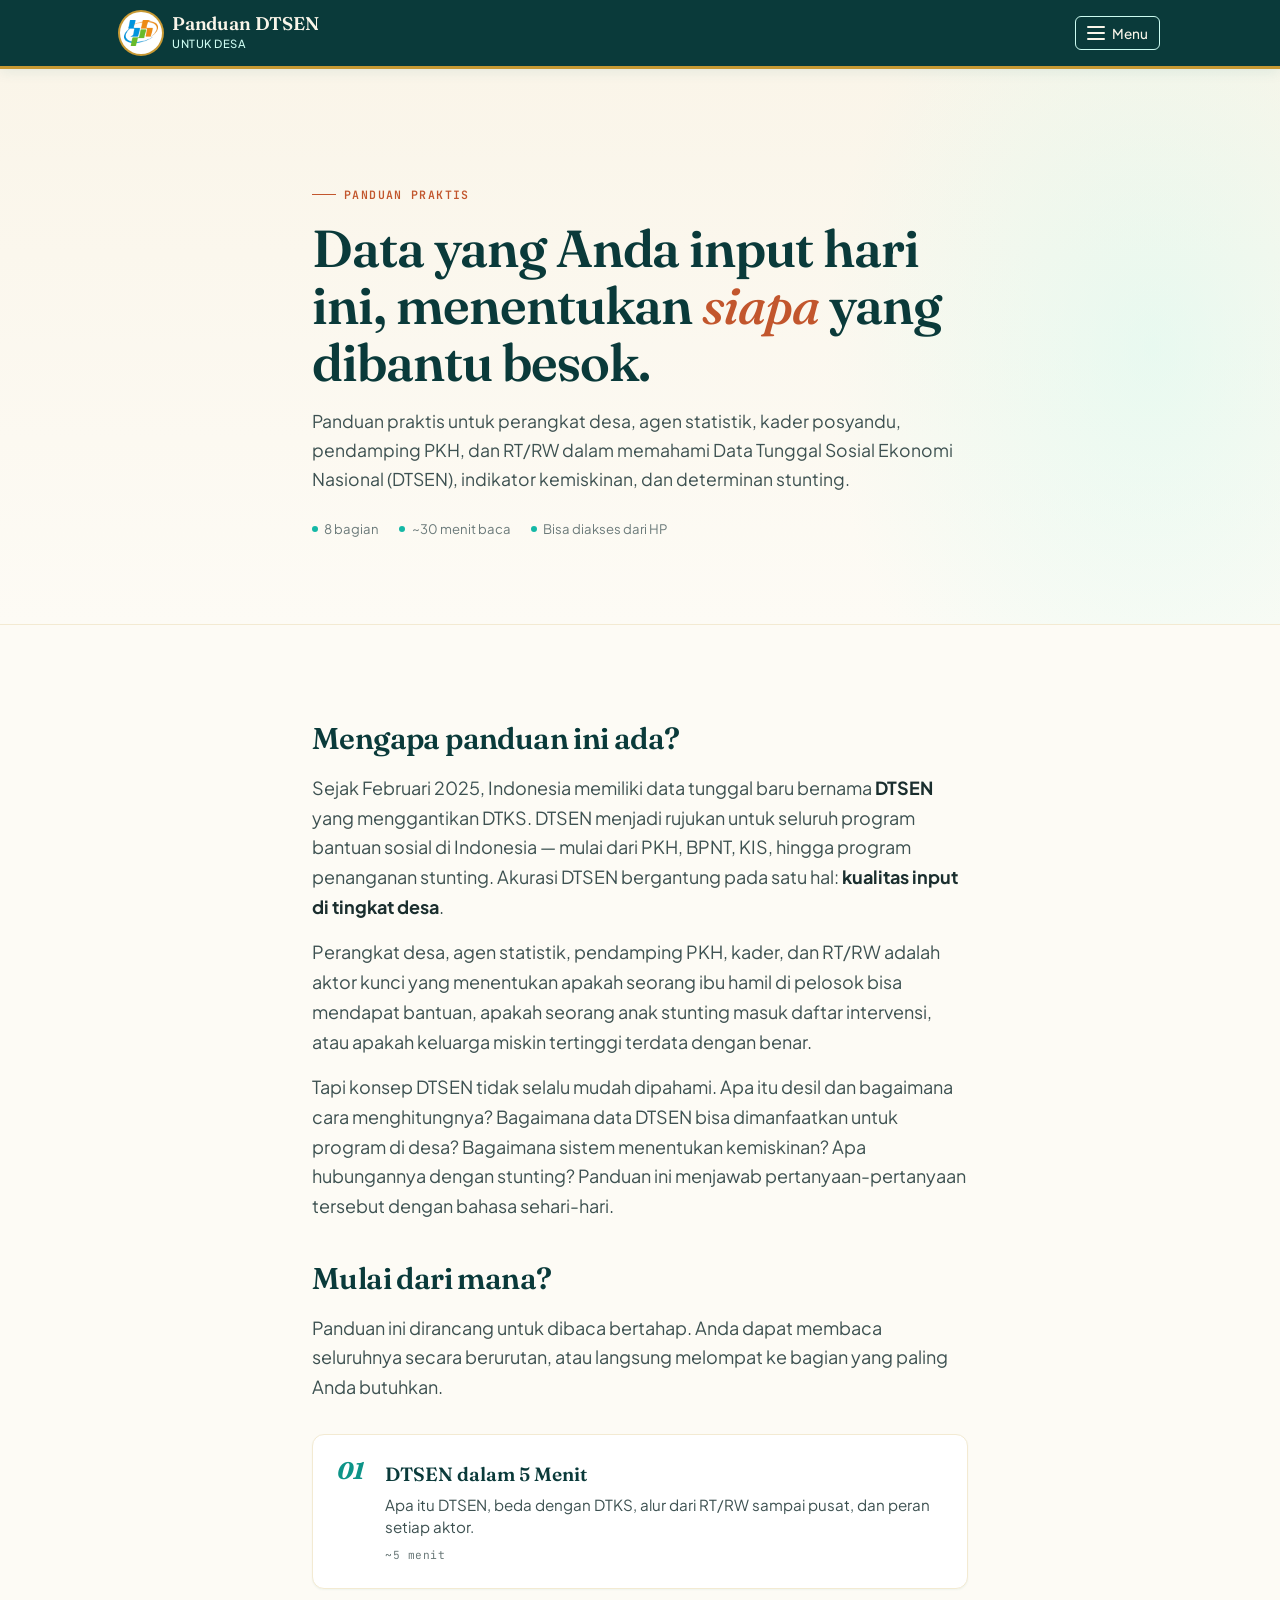
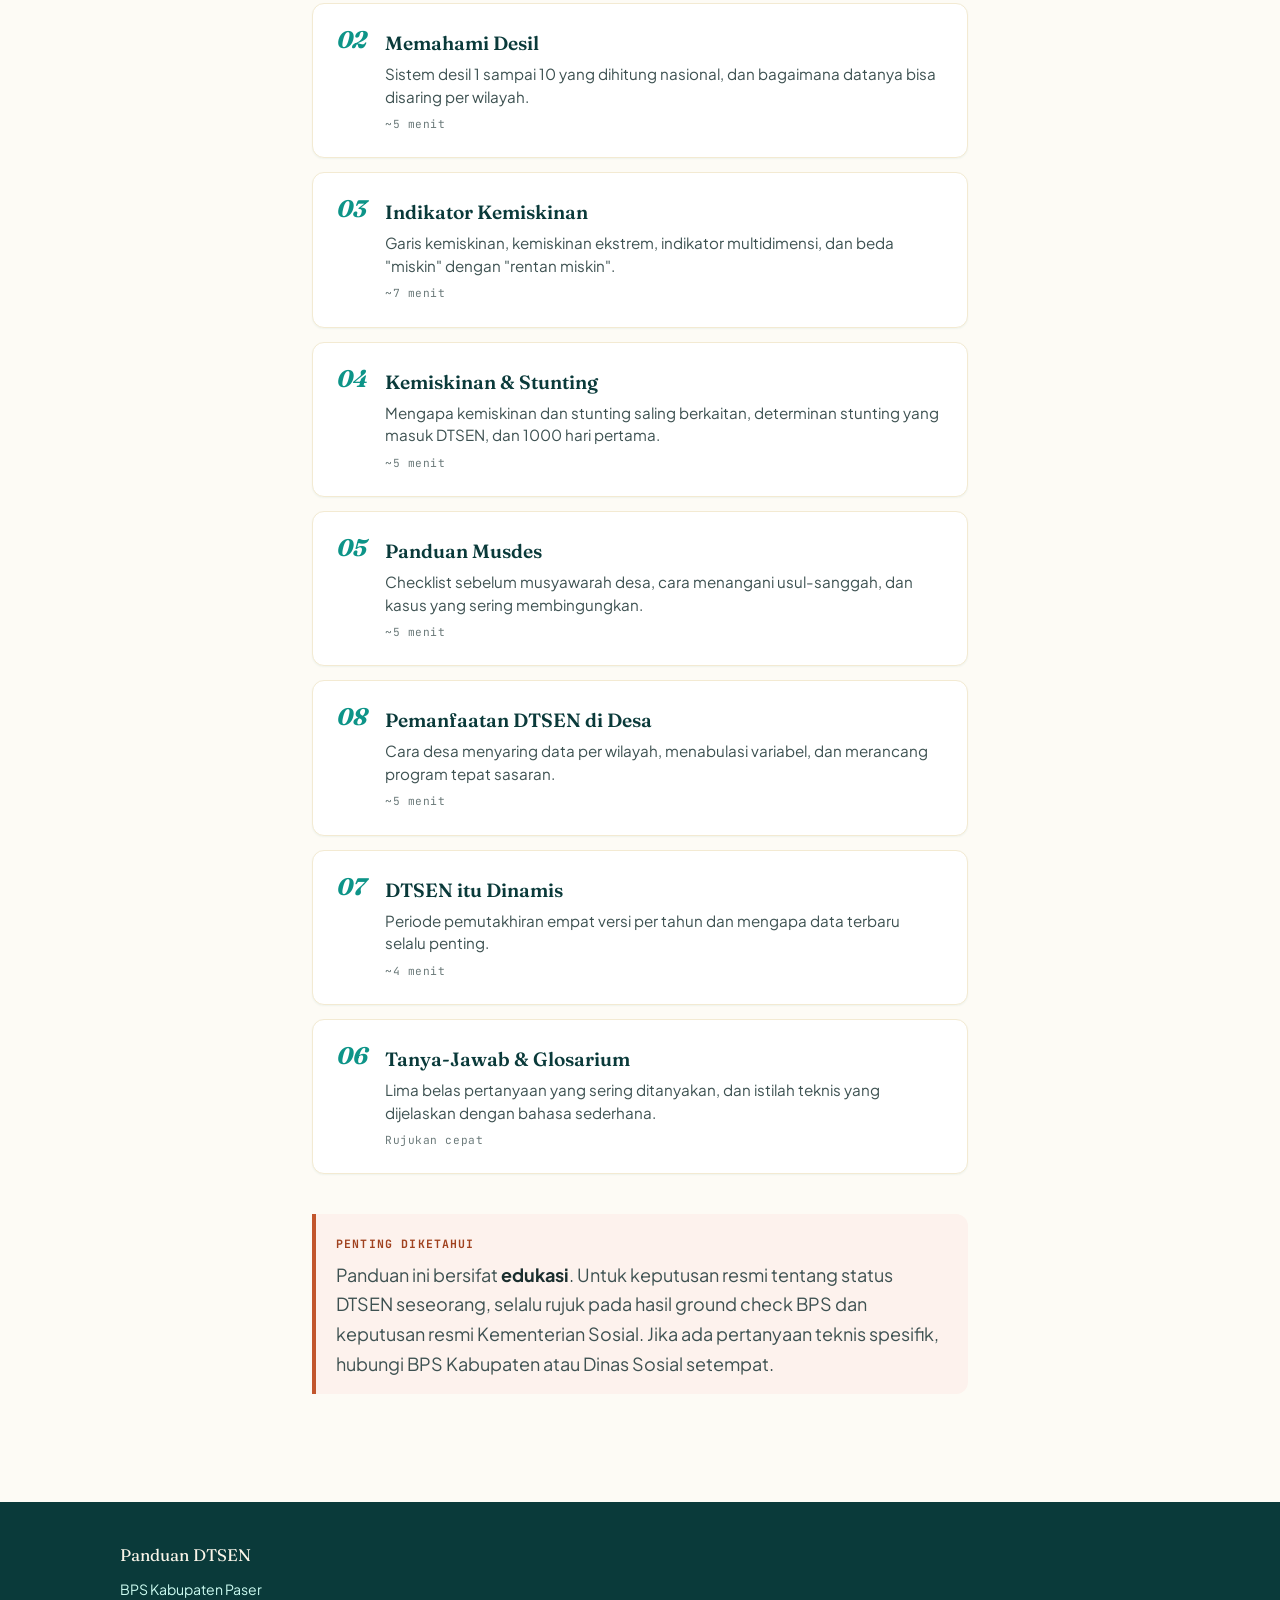
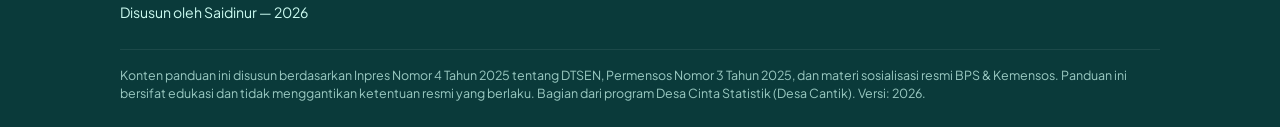
<file: index.html>
<!DOCTYPE html>
<html lang="id">
<head>
  <meta charset="UTF-8">
  <meta name="viewport" content="width=device-width, initial-scale=1.0">
  <title>Panduan DTSEN — Untuk Desa</title>
  <meta name="description" content="Panduan praktis memahami DTSEN, indikator kemiskinan, dan determinan stunting untuk perangkat desa. Bagian dari program Desa Cinta Statistik (Desa Cantik) BPS Kabupaten Paser.">
  <link rel="preconnect" href="https://fonts.googleapis.com">
  <link rel="preconnect" href="https://fonts.gstatic.com" crossorigin>
  <link href="https://fonts.googleapis.com/css2?family=Fraunces:ital,opsz,wght@0,9..144,400..700;1,9..144,400..700&family=Plus+Jakarta+Sans:wght@400;500;600;700&family=JetBrains+Mono:wght@400;600&display=swap" rel="stylesheet">
  <link rel="stylesheet" href="assets/css/styles.css">
</head>
<body>
  <header class="site-header">
    <div class="site-header__inner">
      <a href="index.html" class="site-header__brand">
        <span class="site-header__logo" aria-label="Logo BPS"><img src="assets/img/logo-bps.png" alt="Logo Badan Pusat Statistik"></span>
        <div>
          <div class="site-header__title">Panduan DTSEN</div>
          <div class="site-header__subtitle">Untuk Desa</div>
        </div>
      </a>
      <button class="menu-toggle" aria-label="Buka menu" aria-expanded="false">
        <span class="menu-toggle__icon"><span></span></span>
        Menu
      </button>
    </div>
  </header>

  <div class="site-nav__overlay" aria-hidden="true"></div>
  <nav class="site-nav" aria-label="Navigasi utama">
    <ul class="site-nav__list">
      <li class="site-nav__item"><a href="index.html" class="site-nav__link is-active"><span class="site-nav__num">00</span>Beranda</a></li>
      <li class="site-nav__item"><a href="dtsen.html" class="site-nav__link"><span class="site-nav__num">01</span>DTSEN dalam 5 Menit</a></li>
      <li class="site-nav__item"><a href="desil.html" class="site-nav__link"><span class="site-nav__num">02</span>Memahami Desil</a></li>
      <li class="site-nav__item"><a href="kemiskinan.html" class="site-nav__link"><span class="site-nav__num">03</span>Indikator Kemiskinan</a></li>
      <li class="site-nav__item"><a href="stunting.html" class="site-nav__link"><span class="site-nav__num">04</span>Kemiskinan &amp; Stunting</a></li>
      <li class="site-nav__item"><a href="musdes.html" class="site-nav__link"><span class="site-nav__num">05</span>Panduan Musdes</a></li>
      <li class="site-nav__item"><a href="pemanfaatan.html" class="site-nav__link"><span class="site-nav__num">06</span>Pemanfaatan di Desa</a></li>
      <li class="site-nav__item"><a href="dinamis.html" class="site-nav__link"><span class="site-nav__num">07</span>DTSEN itu Dinamis</a></li>
      <li class="site-nav__item"><a href="tanya-jawab.html" class="site-nav__link"><span class="site-nav__num">08</span>Tanya-Jawab &amp; Glosarium</a></li>
    </ul>
  </nav>

  <section class="page-hero">
    <div class="container">
      <div class="page-hero__inner home-hero">
        <div class="page-hero__eyebrow">Panduan Praktis</div>
        <h1 class="home-hero__title">Data yang Anda input hari ini, menentukan <em>siapa</em> yang dibantu besok.</h1>
        <p class="page-hero__lead">Panduan praktis untuk perangkat desa, agen statistik, kader posyandu, pendamping PKH, dan RT/RW dalam memahami Data Tunggal Sosial Ekonomi Nasional (DTSEN), indikator kemiskinan, dan determinan stunting.</p>
        <div class="page-hero__meta">
          <span class="page-hero__meta-item">8 bagian</span>
          <span class="page-hero__meta-item">~30 menit baca</span>
          <span class="page-hero__meta-item">Bisa diakses dari HP</span>
        </div>
      </div>
    </div>
  </section>

  <main>
    <div class="container">
      <div class="prose">
        <h2>Mengapa panduan ini ada?</h2>
        <p>Sejak Februari 2025, Indonesia memiliki data tunggal baru bernama <strong>DTSEN</strong> yang menggantikan DTKS. DTSEN menjadi rujukan untuk seluruh program bantuan sosial di Indonesia &mdash; mulai dari PKH, BPNT, KIS, hingga program penanganan stunting. Akurasi DTSEN bergantung pada satu hal: <strong>kualitas input di tingkat desa</strong>.</p>
        <p>Perangkat desa, agen statistik, pendamping PKH, kader, dan RT/RW adalah aktor kunci yang menentukan apakah seorang ibu hamil di pelosok bisa mendapat bantuan, apakah seorang anak stunting masuk daftar intervensi, atau apakah keluarga miskin tertinggi terdata dengan benar.</p>
        <p>Tapi konsep DTSEN tidak selalu mudah dipahami. Apa itu desil dan bagaimana cara menghitungnya? Bagaimana data DTSEN bisa dimanfaatkan untuk program di desa? Bagaimana sistem menentukan kemiskinan? Apa hubungannya dengan stunting? Panduan ini menjawab pertanyaan-pertanyaan tersebut dengan bahasa sehari-hari.</p>

        <h2 style="margin-top: 2.5rem;">Mulai dari mana?</h2>
        <p>Panduan ini dirancang untuk dibaca bertahap. Anda dapat membaca seluruhnya secara berurutan, atau langsung melompat ke bagian yang paling Anda butuhkan.</p>

        <div class="home-cards">
          <a href="dtsen.html" class="home-card">
            <span class="home-card__num">01</span>
            <div class="home-card__body">
              <div class="home-card__title">DTSEN dalam 5 Menit</div>
              <div class="home-card__desc">Apa itu DTSEN, beda dengan DTKS, alur dari RT/RW sampai pusat, dan peran setiap aktor.</div>
              <div class="home-card__time">~5 menit</div>
            </div>
          </a>
          <a href="desil.html" class="home-card">
            <span class="home-card__num">02</span>
            <div class="home-card__body">
              <div class="home-card__title">Memahami Desil</div>
              <div class="home-card__desc">Sistem desil 1 sampai 10 yang dihitung nasional, dan bagaimana datanya bisa disaring per wilayah.</div>
              <div class="home-card__time">~5 menit</div>
            </div>
          </a>
          <a href="kemiskinan.html" class="home-card">
            <span class="home-card__num">03</span>
            <div class="home-card__body">
              <div class="home-card__title">Indikator Kemiskinan</div>
              <div class="home-card__desc">Garis kemiskinan, kemiskinan ekstrem, indikator multidimensi, dan beda "miskin" dengan "rentan miskin".</div>
              <div class="home-card__time">~7 menit</div>
            </div>
          </a>
          <a href="stunting.html" class="home-card">
            <span class="home-card__num">04</span>
            <div class="home-card__body">
              <div class="home-card__title">Kemiskinan &amp; Stunting</div>
              <div class="home-card__desc">Mengapa kemiskinan dan stunting saling berkaitan, determinan stunting yang masuk DTSEN, dan 1000 hari pertama.</div>
              <div class="home-card__time">~5 menit</div>
            </div>
          </a>
          <a href="musdes.html" class="home-card">
            <span class="home-card__num">05</span>
            <div class="home-card__body">
              <div class="home-card__title">Panduan Musdes</div>
              <div class="home-card__desc">Checklist sebelum musyawarah desa, cara menangani usul-sanggah, dan kasus yang sering membingungkan.</div>
              <div class="home-card__time">~5 menit</div>
            </div>
          </a>
          <a href="pemanfaatan.html" class="home-card">
            <span class="home-card__num">08</span>
            <div class="home-card__body">
              <div class="home-card__title">Pemanfaatan DTSEN di Desa</div>
              <div class="home-card__desc">Cara desa menyaring data per wilayah, menabulasi variabel, dan merancang program tepat sasaran.</div>
              <div class="home-card__time">~5 menit</div>
            </div>
          </a>
          <a href="dinamis.html" class="home-card">
            <span class="home-card__num">07</span>
            <div class="home-card__body">
              <div class="home-card__title">DTSEN itu Dinamis</div>
              <div class="home-card__desc">Periode pemutakhiran empat versi per tahun dan mengapa data terbaru selalu penting.</div>
              <div class="home-card__time">~4 menit</div>
            </div>
          </a>
          <a href="tanya-jawab.html" class="home-card">
            <span class="home-card__num">06</span>
            <div class="home-card__body">
              <div class="home-card__title">Tanya-Jawab &amp; Glosarium</div>
              <div class="home-card__desc">Lima belas pertanyaan yang sering ditanyakan, dan istilah teknis yang dijelaskan dengan bahasa sederhana.</div>
              <div class="home-card__time">Rujukan cepat</div>
            </div>
          </a>
        </div>

        <div class="callout callout--important" style="margin-top: 2.5rem;">
          <span class="callout__label">Penting Diketahui</span>
          <p style="margin-bottom: 0;">Panduan ini bersifat <strong>edukasi</strong>. Untuk keputusan resmi tentang status DTSEN seseorang, selalu rujuk pada hasil ground check BPS dan keputusan resmi Kementerian Sosial. Jika ada pertanyaan teknis spesifik, hubungi BPS Kabupaten atau Dinas Sosial setempat.</p>
        </div>
      </div>
    </div>
  </main>

  <footer class="site-footer">
    <div class="site-footer__inner">
      <div class="site-footer__credit">Panduan DTSEN</div>
      <div class="site-footer__org">BPS Kabupaten Paser<br>Disusun oleh Saidinur &mdash; 2026</div>
      <div class="site-footer__disclaimer">Konten panduan ini disusun berdasarkan Inpres Nomor 4 Tahun 2025 tentang DTSEN, Permensos Nomor 3 Tahun 2025, dan materi sosialisasi resmi BPS &amp; Kemensos. Panduan ini bersifat edukasi dan tidak menggantikan ketentuan resmi yang berlaku. Bagian dari program Desa Cinta Statistik (Desa Cantik). Versi: 2026.</div>
    </div>
  </footer>
  <script src="assets/js/main.js"></script>
</body>
</html>
</file>
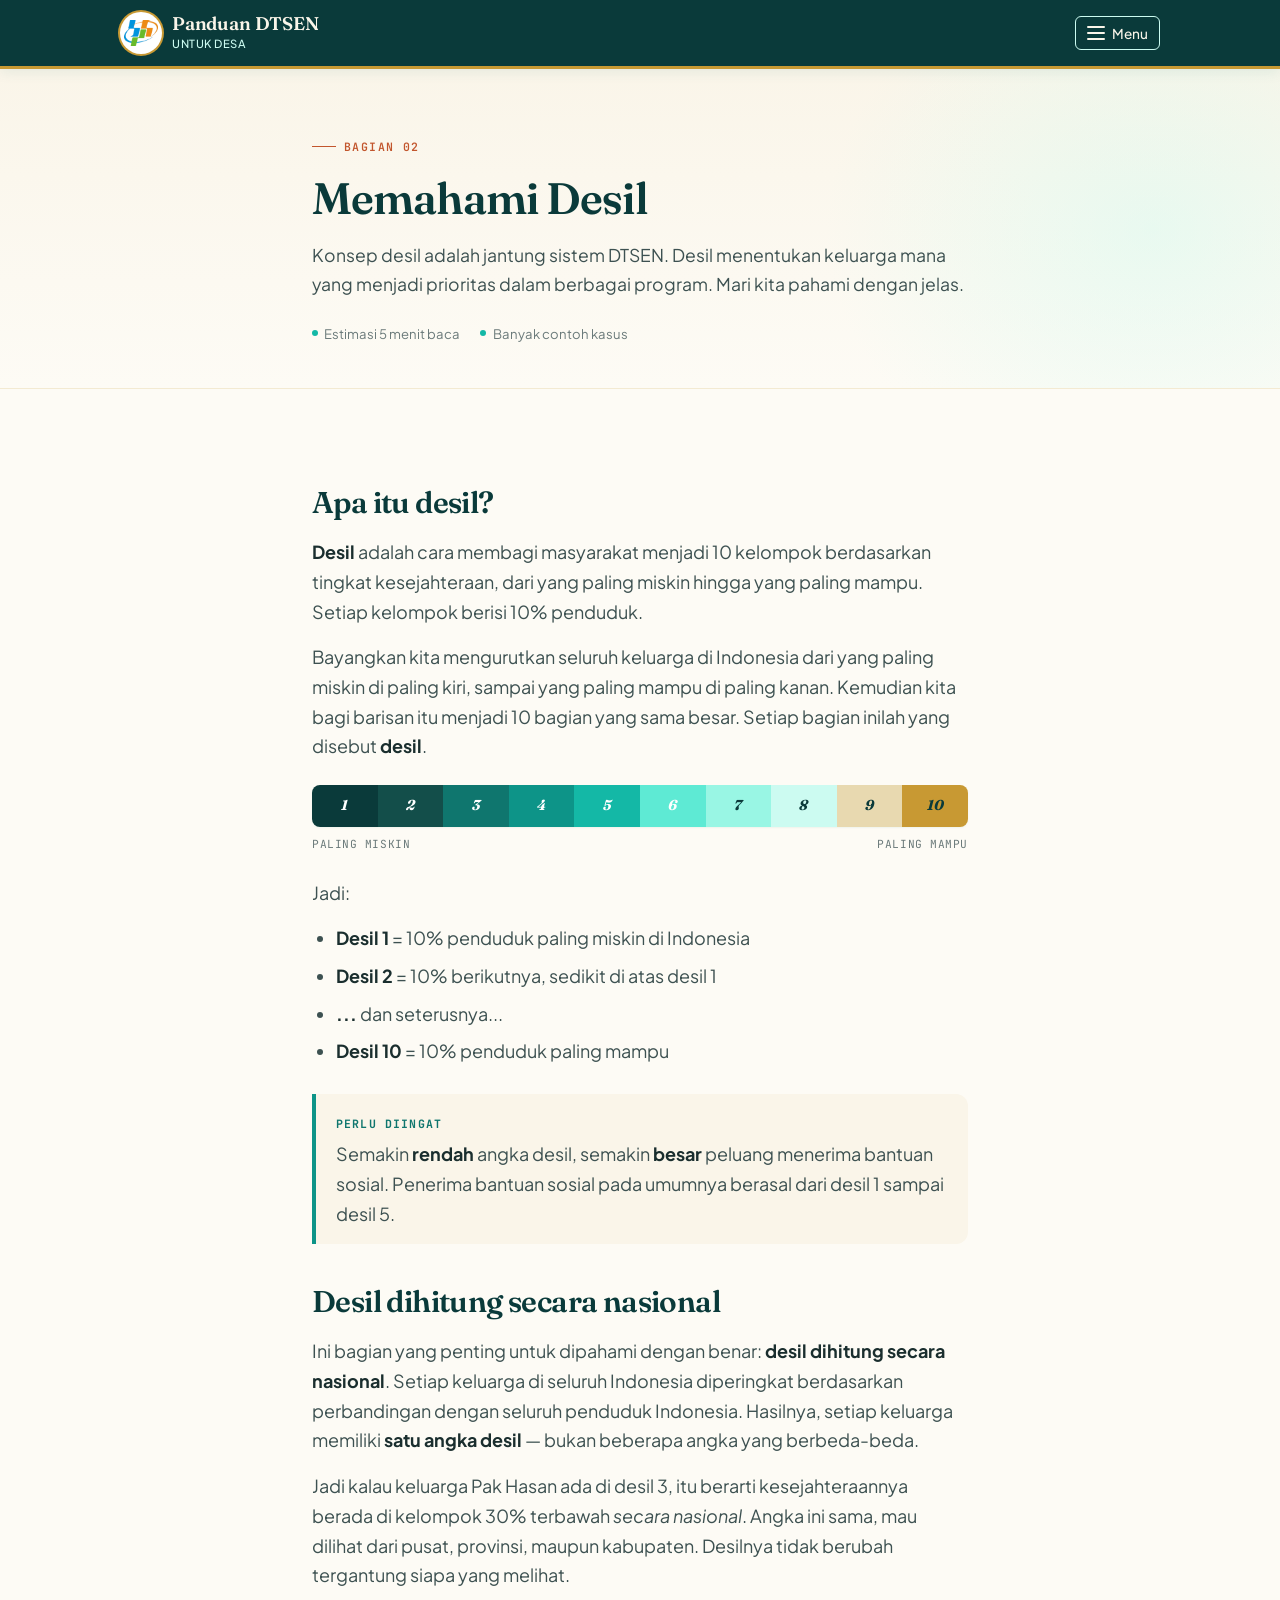
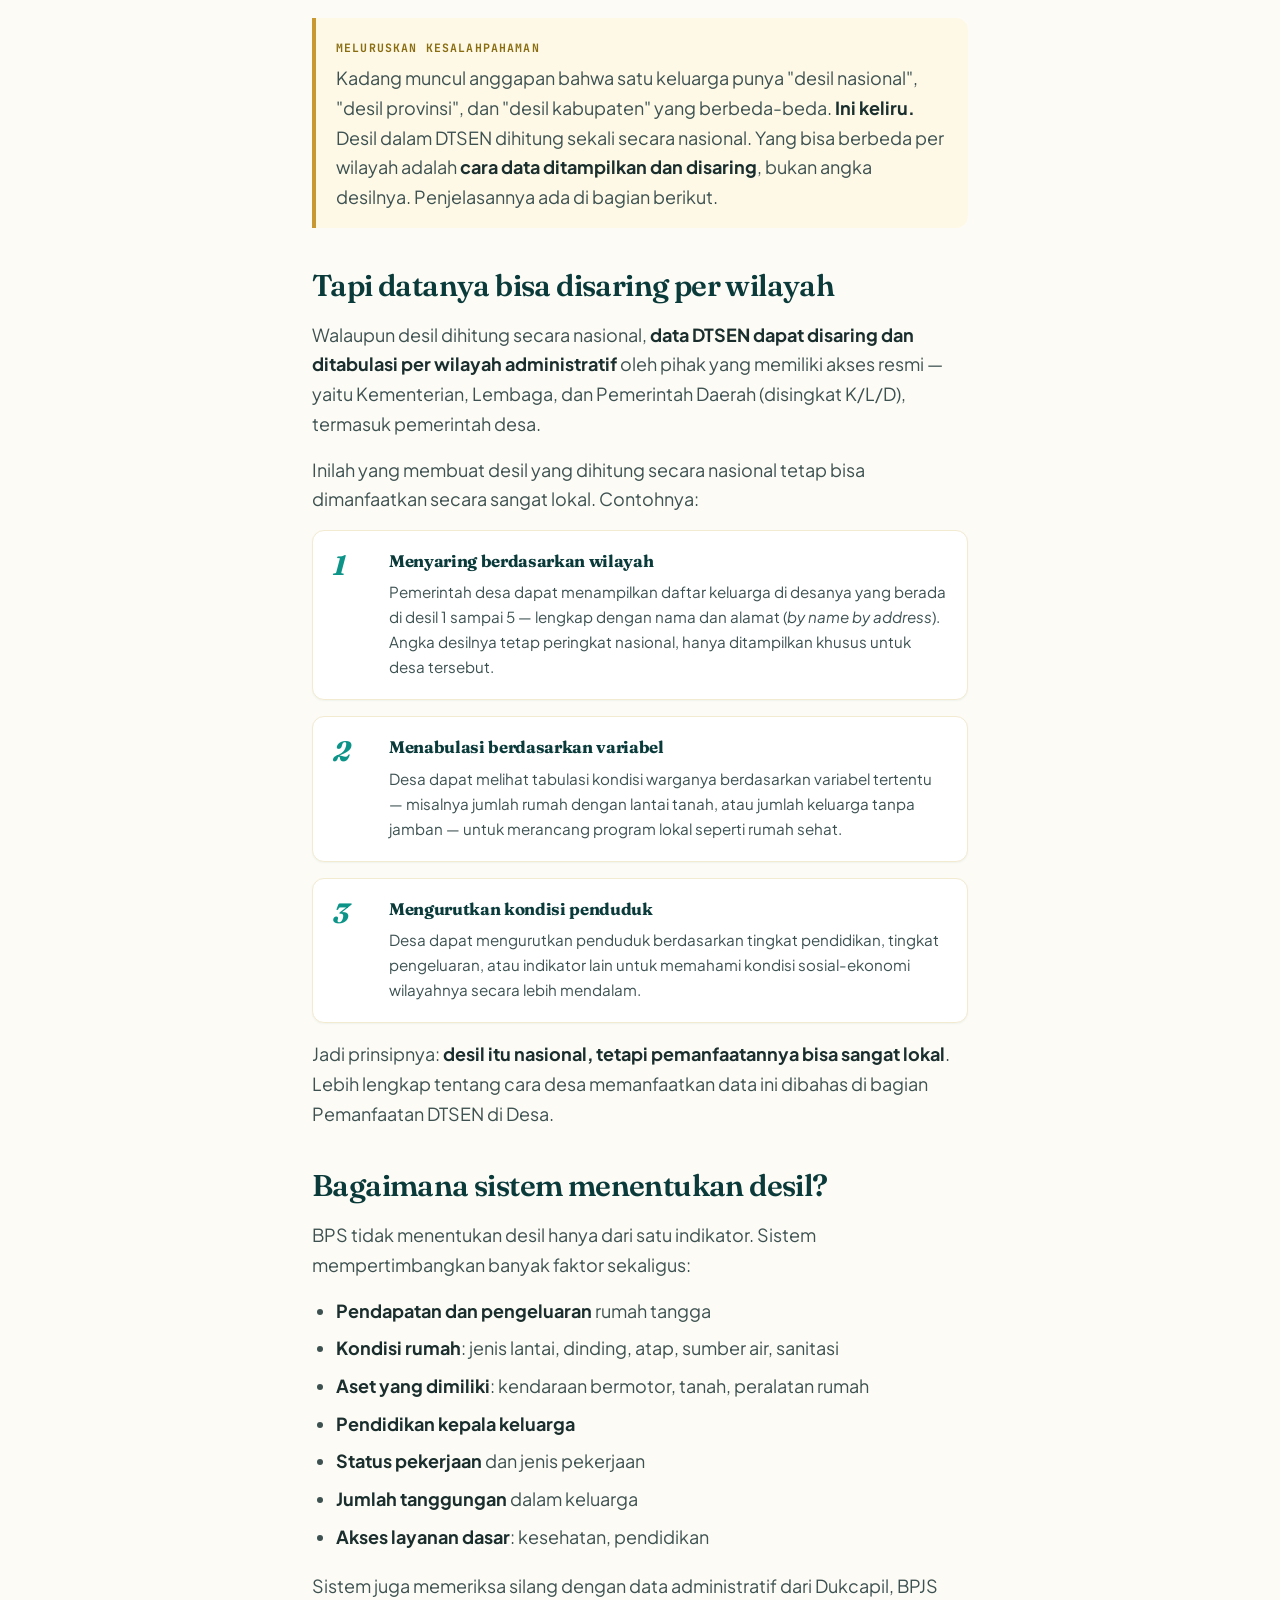
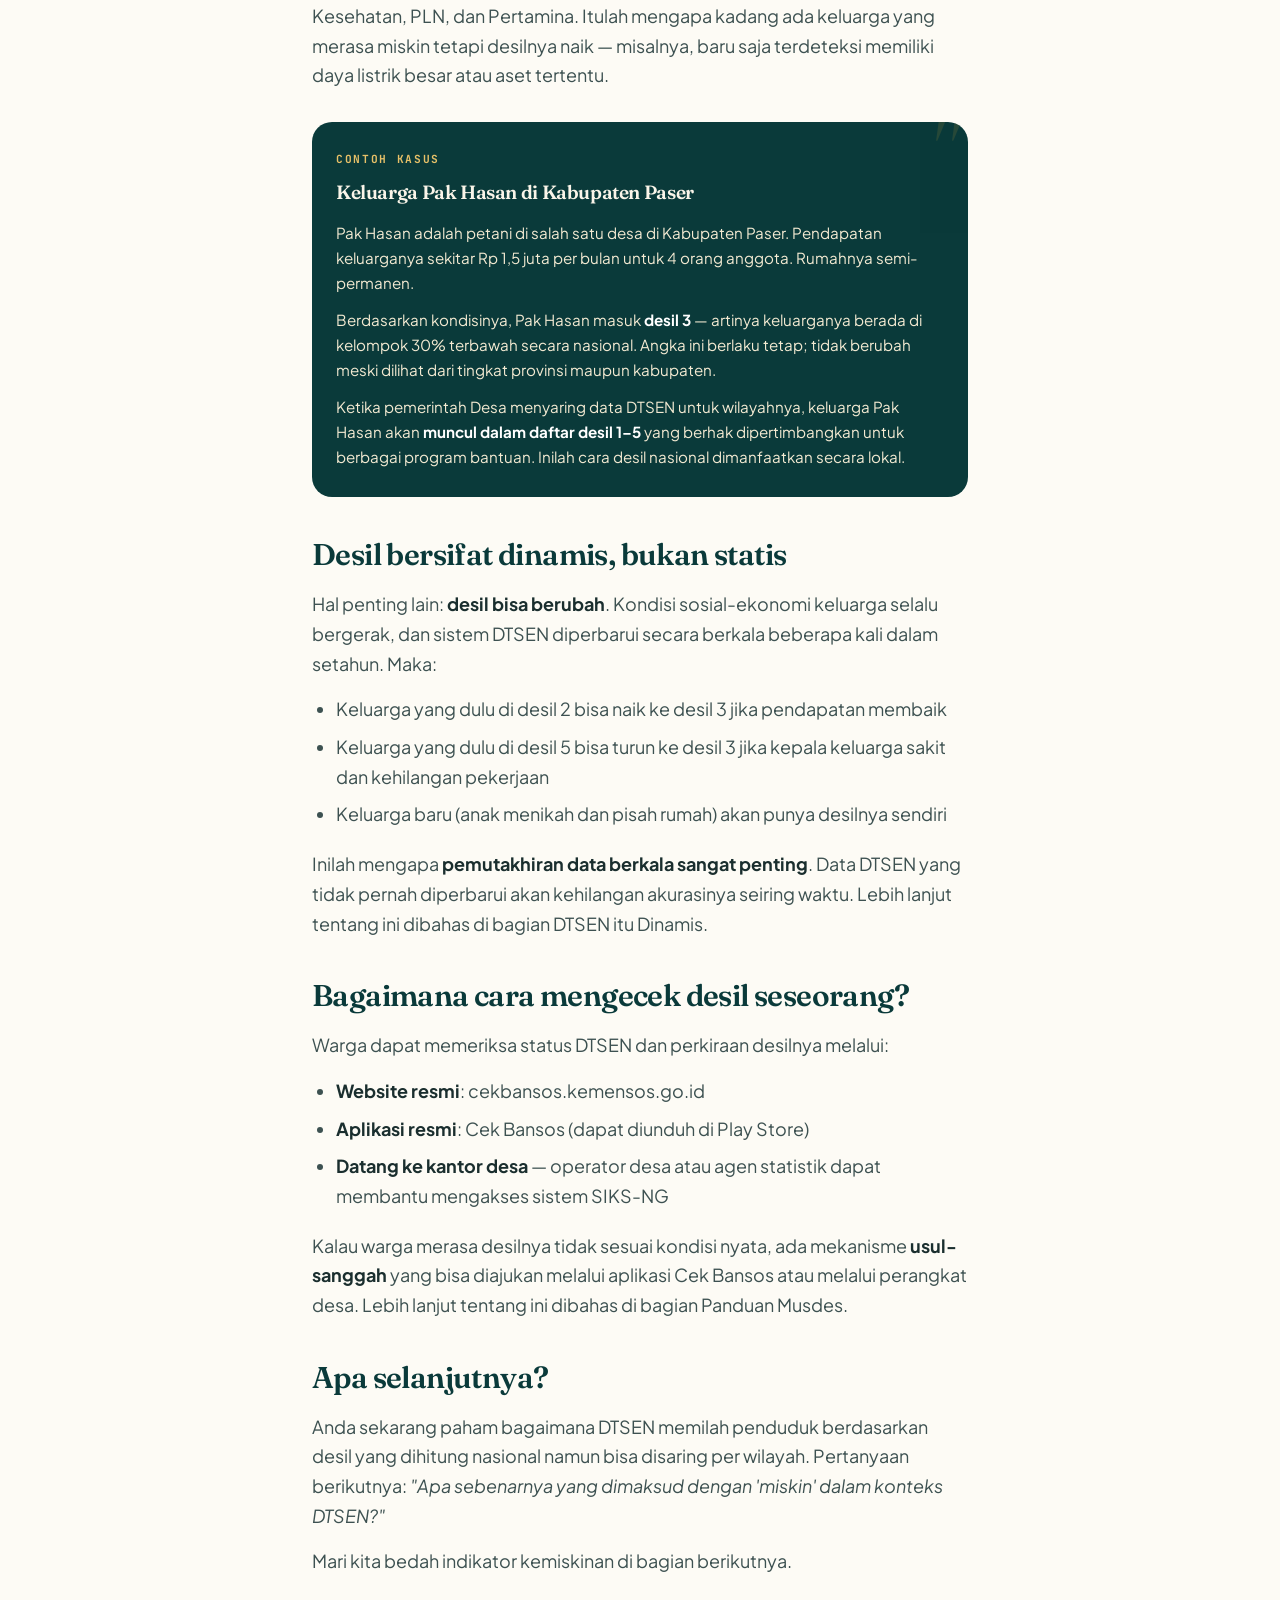
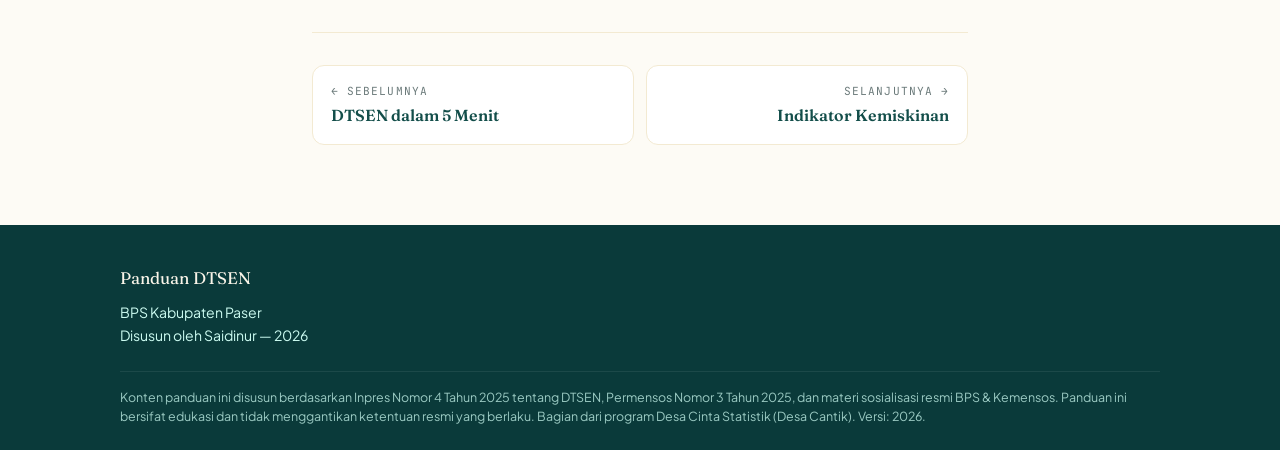
<file: desil.html>
<!DOCTYPE html>
<html lang="id">
<head>
  <meta charset="UTF-8">
  <meta name="viewport" content="width=device-width, initial-scale=1.0">
  <title>Memahami Desil — Panduan DTSEN</title>
  <meta name="description" content="Penjelasan tentang sistem desil DTSEN: peringkat nasional 1-10 dan bagaimana datanya dapat disaring per wilayah administratif.">
  <link rel="preconnect" href="https://fonts.googleapis.com">
  <link rel="preconnect" href="https://fonts.gstatic.com" crossorigin>
  <link href="https://fonts.googleapis.com/css2?family=Fraunces:ital,opsz,wght@0,9..144,400..700;1,9..144,400..700&family=Plus+Jakarta+Sans:wght@400;500;600;700&family=JetBrains+Mono:wght@400;600&display=swap" rel="stylesheet">
  <link rel="stylesheet" href="assets/css/styles.css">
</head>
<body>
  <header class="site-header">
    <div class="site-header__inner">
      <a href="index.html" class="site-header__brand">
        <span class="site-header__logo" aria-label="Logo BPS"><img src="assets/img/logo-bps.png" alt="Logo Badan Pusat Statistik"></span>
        <div>
          <div class="site-header__title">Panduan DTSEN</div>
          <div class="site-header__subtitle">Untuk Desa</div>
        </div>
      </a>
      <button class="menu-toggle" aria-label="Buka menu" aria-expanded="false">
        <span class="menu-toggle__icon"><span></span></span>
        Menu
      </button>
    </div>
  </header>

  <div class="site-nav__overlay" aria-hidden="true"></div>
  <nav class="site-nav" aria-label="Navigasi utama">
    <ul class="site-nav__list">
      <li class="site-nav__item"><a href="index.html" class="site-nav__link"><span class="site-nav__num">00</span>Beranda</a></li>
      <li class="site-nav__item"><a href="dtsen.html" class="site-nav__link"><span class="site-nav__num">01</span>DTSEN dalam 5 Menit</a></li>
      <li class="site-nav__item"><a href="desil.html" class="site-nav__link is-active"><span class="site-nav__num">02</span>Memahami Desil</a></li>
      <li class="site-nav__item"><a href="kemiskinan.html" class="site-nav__link"><span class="site-nav__num">03</span>Indikator Kemiskinan</a></li>
      <li class="site-nav__item"><a href="stunting.html" class="site-nav__link"><span class="site-nav__num">04</span>Kemiskinan &amp; Stunting</a></li>
      <li class="site-nav__item"><a href="musdes.html" class="site-nav__link"><span class="site-nav__num">05</span>Panduan Musdes</a></li>
      <li class="site-nav__item"><a href="pemanfaatan.html" class="site-nav__link"><span class="site-nav__num">06</span>Pemanfaatan di Desa</a></li>
      <li class="site-nav__item"><a href="dinamis.html" class="site-nav__link"><span class="site-nav__num">07</span>DTSEN itu Dinamis</a></li>
      <li class="site-nav__item"><a href="tanya-jawab.html" class="site-nav__link"><span class="site-nav__num">08</span>Tanya-Jawab &amp; Glosarium</a></li>
    </ul>
  </nav>

  <section class="page-hero">
    <div class="container">
      <div class="page-hero__inner">
        <div class="page-hero__eyebrow">Bagian 02</div>
        <h1>Memahami Desil</h1>
        <p class="page-hero__lead">Konsep desil adalah jantung sistem DTSEN. Desil menentukan keluarga mana yang menjadi prioritas dalam berbagai program. Mari kita pahami dengan jelas.</p>
        <div class="page-hero__meta">
          <span class="page-hero__meta-item">Estimasi 5 menit baca</span>
          <span class="page-hero__meta-item">Banyak contoh kasus</span>
        </div>
      </div>
    </div>
  </section>

  <main>
    <div class="container">
      <div class="prose">

        <h2>Apa itu desil?</h2>
        <p><strong>Desil</strong> adalah cara membagi masyarakat menjadi 10 kelompok berdasarkan tingkat kesejahteraan, dari yang paling miskin hingga yang paling mampu. Setiap kelompok berisi 10% penduduk.</p>

        <p>Bayangkan kita mengurutkan seluruh keluarga di Indonesia dari yang paling miskin di paling kiri, sampai yang paling mampu di paling kanan. Kemudian kita bagi barisan itu menjadi 10 bagian yang sama besar. Setiap bagian inilah yang disebut <strong>desil</strong>.</p>

        <div class="decile-bar">
          <div class="decile-bar__cell" style="background:#0a3a3a;">1</div>
          <div class="decile-bar__cell" style="background:#134e4a;">2</div>
          <div class="decile-bar__cell" style="background:#0f766e;">3</div>
          <div class="decile-bar__cell" style="background:#0d9488;">4</div>
          <div class="decile-bar__cell" style="background:#14b8a6;">5</div>
          <div class="decile-bar__cell" style="background:#5eead4;">6</div>
          <div class="decile-bar__cell" style="background:#99f6e4; color:#0a3a3a;">7</div>
          <div class="decile-bar__cell" style="background:#ccfbf1; color:#0a3a3a;">8</div>
          <div class="decile-bar__cell" style="background:#e8d9b0; color:#0a3a3a;">9</div>
          <div class="decile-bar__cell" style="background:#c89933; color:#0a3a3a;">10</div>
        </div>
        <div class="decile-bar__legend">
          <span>Paling Miskin</span>
          <span>Paling Mampu</span>
        </div>

        <p>Jadi:</p>
        <ul>
          <li><strong>Desil 1</strong> = 10% penduduk paling miskin di Indonesia</li>
          <li><strong>Desil 2</strong> = 10% berikutnya, sedikit di atas desil 1</li>
          <li><strong>...</strong> dan seterusnya...</li>
          <li><strong>Desil 10</strong> = 10% penduduk paling mampu</li>
        </ul>

        <div class="callout">
          <span class="callout__label">Perlu Diingat</span>
          <p style="margin-bottom: 0;">Semakin <strong>rendah</strong> angka desil, semakin <strong>besar</strong> peluang menerima bantuan sosial. Penerima bantuan sosial pada umumnya berasal dari desil 1 sampai desil 5.</p>
        </div>

        <h2>Desil dihitung secara nasional</h2>
        <p>Ini bagian yang penting untuk dipahami dengan benar: <strong>desil dihitung secara nasional</strong>. Setiap keluarga di seluruh Indonesia diperingkat berdasarkan perbandingan dengan seluruh penduduk Indonesia. Hasilnya, setiap keluarga memiliki <strong>satu angka desil</strong> &mdash; bukan beberapa angka yang berbeda-beda.</p>

        <p>Jadi kalau keluarga Pak Hasan ada di desil 3, itu berarti kesejahteraannya berada di kelompok 30% terbawah <em>secara nasional</em>. Angka ini sama, mau dilihat dari pusat, provinsi, maupun kabupaten. Desilnya tidak berubah tergantung siapa yang melihat.</p>

        <div class="callout callout--warning">
          <span class="callout__label">Meluruskan Kesalahpahaman</span>
          <p style="margin-bottom: 0;">Kadang muncul anggapan bahwa satu keluarga punya "desil nasional", "desil provinsi", dan "desil kabupaten" yang berbeda-beda. <strong>Ini keliru.</strong> Desil dalam DTSEN dihitung sekali secara nasional. Yang bisa berbeda per wilayah adalah <strong>cara data ditampilkan dan disaring</strong>, bukan angka desilnya. Penjelasannya ada di bagian berikut.</p>
        </div>

        <h2>Tapi datanya bisa disaring per wilayah</h2>
        <p>Walaupun desil dihitung secara nasional, <strong>data DTSEN dapat disaring dan ditabulasi per wilayah administratif</strong> oleh pihak yang memiliki akses resmi &mdash; yaitu Kementerian, Lembaga, dan Pemerintah Daerah (disingkat K/L/D), termasuk pemerintah desa.</p>

        <p>Inilah yang membuat desil yang dihitung secara nasional tetap bisa dimanfaatkan secara sangat lokal. Contohnya:</p>

        <div class="step-card">
          <span class="step-card__num">1</span>
          <div class="step-card__body">
            <h4>Menyaring berdasarkan wilayah</h4>
            <p>Pemerintah desa dapat menampilkan daftar keluarga di desanya yang berada di desil 1 sampai 5 &mdash; lengkap dengan nama dan alamat (<em>by name by address</em>). Angka desilnya tetap peringkat nasional, hanya ditampilkan khusus untuk desa tersebut.</p>
          </div>
        </div>

        <div class="step-card">
          <span class="step-card__num">2</span>
          <div class="step-card__body">
            <h4>Menabulasi berdasarkan variabel</h4>
            <p>Desa dapat melihat tabulasi kondisi warganya berdasarkan variabel tertentu &mdash; misalnya jumlah rumah dengan lantai tanah, atau jumlah keluarga tanpa jamban &mdash; untuk merancang program lokal seperti rumah sehat.</p>
          </div>
        </div>

        <div class="step-card">
          <span class="step-card__num">3</span>
          <div class="step-card__body">
            <h4>Mengurutkan kondisi penduduk</h4>
            <p>Desa dapat mengurutkan penduduk berdasarkan tingkat pendidikan, tingkat pengeluaran, atau indikator lain untuk memahami kondisi sosial-ekonomi wilayahnya secara lebih mendalam.</p>
          </div>
        </div>

        <p>Jadi prinsipnya: <strong>desil itu nasional, tetapi pemanfaatannya bisa sangat lokal</strong>. Lebih lengkap tentang cara desa memanfaatkan data ini dibahas di bagian Pemanfaatan DTSEN di Desa.</p>

        <h2>Bagaimana sistem menentukan desil?</h2>
        <p>BPS tidak menentukan desil hanya dari satu indikator. Sistem mempertimbangkan banyak faktor sekaligus:</p>

        <ul>
          <li><strong>Pendapatan dan pengeluaran</strong> rumah tangga</li>
          <li><strong>Kondisi rumah</strong>: jenis lantai, dinding, atap, sumber air, sanitasi</li>
          <li><strong>Aset yang dimiliki</strong>: kendaraan bermotor, tanah, peralatan rumah</li>
          <li><strong>Pendidikan kepala keluarga</strong></li>
          <li><strong>Status pekerjaan</strong> dan jenis pekerjaan</li>
          <li><strong>Jumlah tanggungan</strong> dalam keluarga</li>
          <li><strong>Akses layanan dasar</strong>: kesehatan, pendidikan</li>
        </ul>

        <p>Sistem juga memeriksa silang dengan data administratif dari Dukcapil, BPJS Kesehatan, PLN, dan Pertamina. Itulah mengapa kadang ada keluarga yang merasa miskin tetapi desilnya naik &mdash; misalnya, baru saja terdeteksi memiliki daya listrik besar atau aset tertentu.</p>

        <div class="case-study">
          <div class="case-study__label">Contoh Kasus</div>
          <h3>Keluarga Pak Hasan di Kabupaten Paser</h3>
          <p>Pak Hasan adalah petani di salah satu desa di Kabupaten Paser. Pendapatan keluarganya sekitar Rp 1,5 juta per bulan untuk 4 orang anggota. Rumahnya semi-permanen.</p>
          <p>Berdasarkan kondisinya, Pak Hasan masuk <strong>desil 3</strong> &mdash; artinya keluarganya berada di kelompok 30% terbawah secara nasional. Angka ini berlaku tetap; tidak berubah meski dilihat dari tingkat provinsi maupun kabupaten.</p>
          <p>Ketika pemerintah Desa menyaring data DTSEN untuk wilayahnya, keluarga Pak Hasan akan <strong>muncul dalam daftar desil 1&ndash;5</strong> yang berhak dipertimbangkan untuk berbagai program bantuan. Inilah cara desil nasional dimanfaatkan secara lokal.</p>
        </div>

        <h2>Desil bersifat dinamis, bukan statis</h2>
        <p>Hal penting lain: <strong>desil bisa berubah</strong>. Kondisi sosial-ekonomi keluarga selalu bergerak, dan sistem DTSEN diperbarui secara berkala beberapa kali dalam setahun. Maka:</p>

        <ul>
          <li>Keluarga yang dulu di desil 2 bisa naik ke desil 3 jika pendapatan membaik</li>
          <li>Keluarga yang dulu di desil 5 bisa turun ke desil 3 jika kepala keluarga sakit dan kehilangan pekerjaan</li>
          <li>Keluarga baru (anak menikah dan pisah rumah) akan punya desilnya sendiri</li>
        </ul>

        <p>Inilah mengapa <strong>pemutakhiran data berkala sangat penting</strong>. Data DTSEN yang tidak pernah diperbarui akan kehilangan akurasinya seiring waktu. Lebih lanjut tentang ini dibahas di bagian DTSEN itu Dinamis.</p>

        <h2>Bagaimana cara mengecek desil seseorang?</h2>
        <p>Warga dapat memeriksa status DTSEN dan perkiraan desilnya melalui:</p>

        <ul>
          <li><strong>Website resmi</strong>: cekbansos.kemensos.go.id</li>
          <li><strong>Aplikasi resmi</strong>: Cek Bansos (dapat diunduh di Play Store)</li>
          <li><strong>Datang ke kantor desa</strong> &mdash; operator desa atau agen statistik dapat membantu mengakses sistem SIKS-NG</li>
        </ul>

        <p>Kalau warga merasa desilnya tidak sesuai kondisi nyata, ada mekanisme <strong>usul-sanggah</strong> yang bisa diajukan melalui aplikasi Cek Bansos atau melalui perangkat desa. Lebih lanjut tentang ini dibahas di bagian Panduan Musdes.</p>

        <h2>Apa selanjutnya?</h2>
        <p>Anda sekarang paham bagaimana DTSEN memilah penduduk berdasarkan desil yang dihitung nasional namun bisa disaring per wilayah. Pertanyaan berikutnya: <em>"Apa sebenarnya yang dimaksud dengan 'miskin' dalam konteks DTSEN?"</em></p>

        <p>Mari kita bedah indikator kemiskinan di bagian berikutnya.</p>

        <nav class="page-nav" aria-label="Navigasi halaman">
          <a href="dtsen.html" class="page-nav__link">
            <span class="page-nav__direction">&larr; Sebelumnya</span>
            <span class="page-nav__title">DTSEN dalam 5 Menit</span>
          </a>
          <a href="kemiskinan.html" class="page-nav__link page-nav__link--next">
            <span class="page-nav__direction">Selanjutnya &rarr;</span>
            <span class="page-nav__title">Indikator Kemiskinan</span>
          </a>
        </nav>
      </div>
    </div>
  </main>

  <footer class="site-footer">
    <div class="site-footer__inner">
      <div class="site-footer__credit">Panduan DTSEN</div>
      <div class="site-footer__org">BPS Kabupaten Paser<br>Disusun oleh Saidinur &mdash; 2026</div>
      <div class="site-footer__disclaimer">Konten panduan ini disusun berdasarkan Inpres Nomor 4 Tahun 2025 tentang DTSEN, Permensos Nomor 3 Tahun 2025, dan materi sosialisasi resmi BPS &amp; Kemensos. Panduan ini bersifat edukasi dan tidak menggantikan ketentuan resmi yang berlaku. Bagian dari program Desa Cinta Statistik (Desa Cantik). Versi: 2026.</div>
    </div>
  </footer>
  <script src="assets/js/main.js"></script>
</body>
</html>
</file>
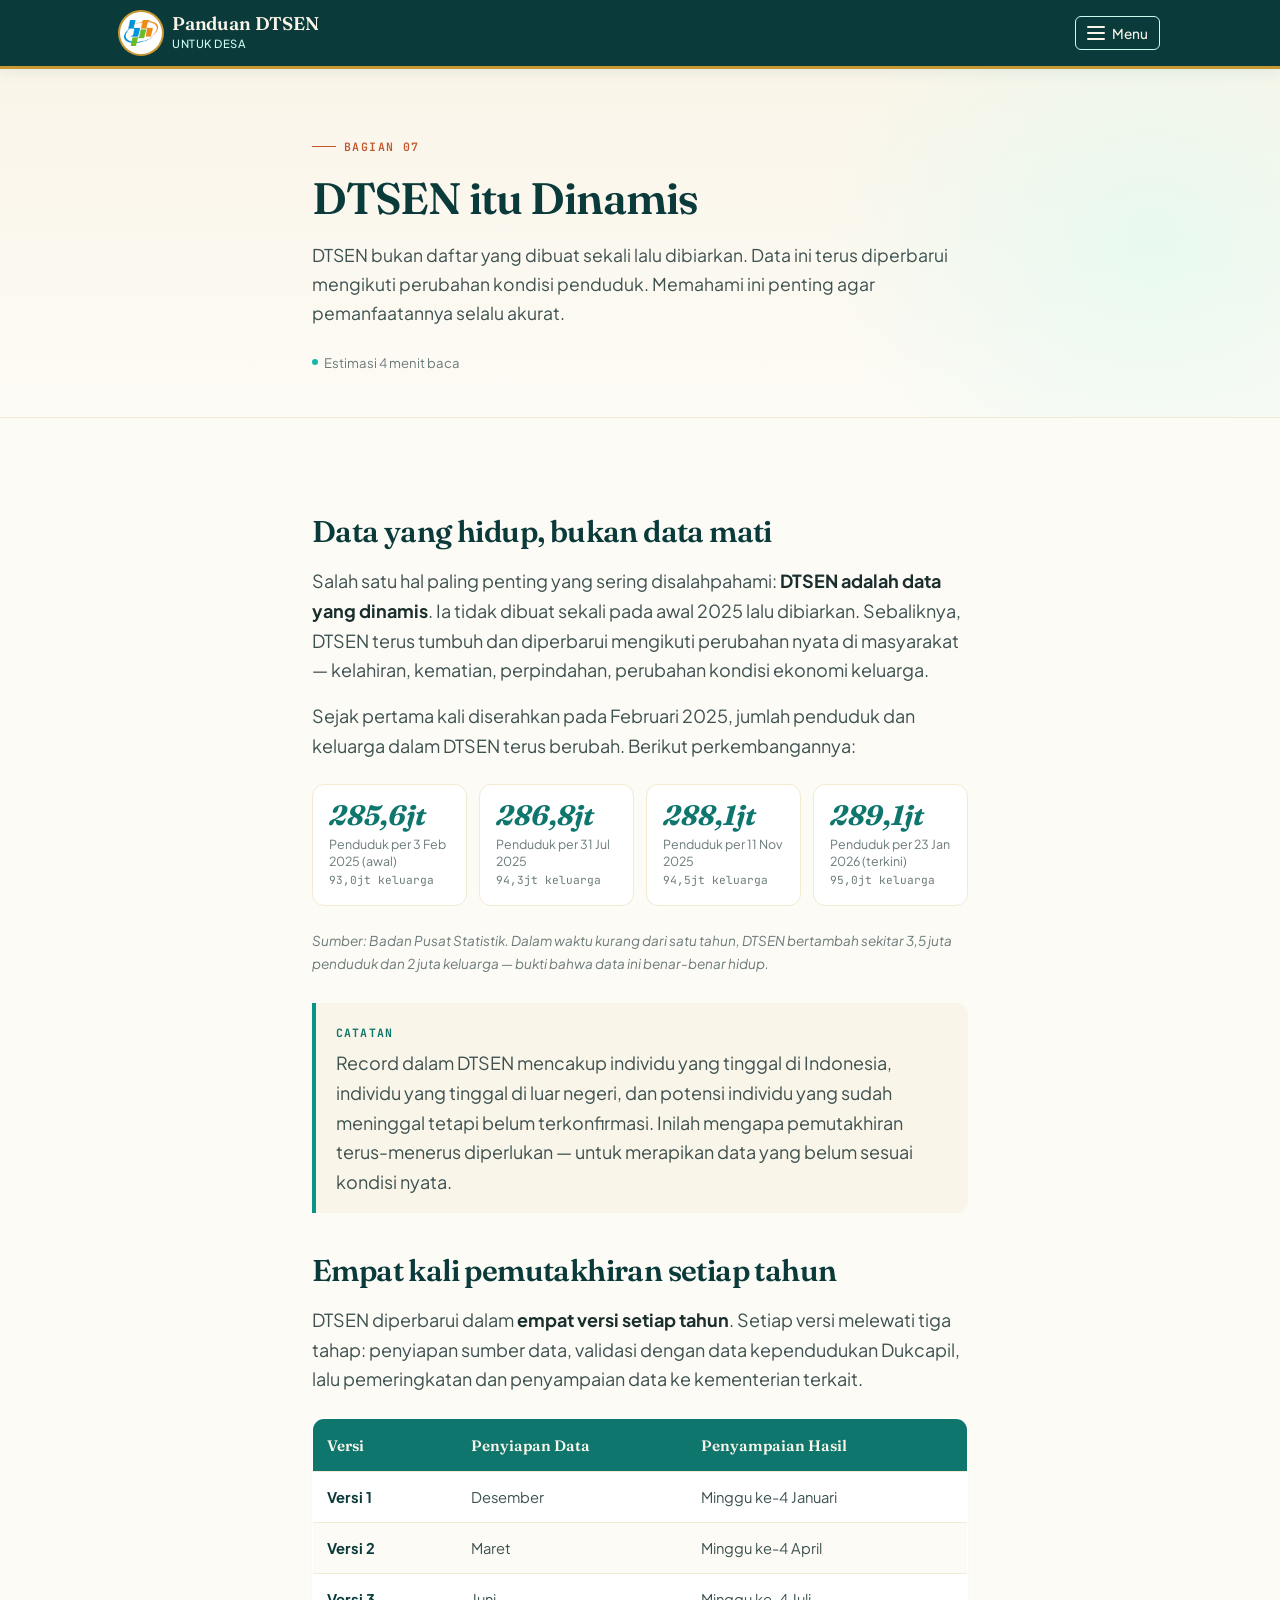
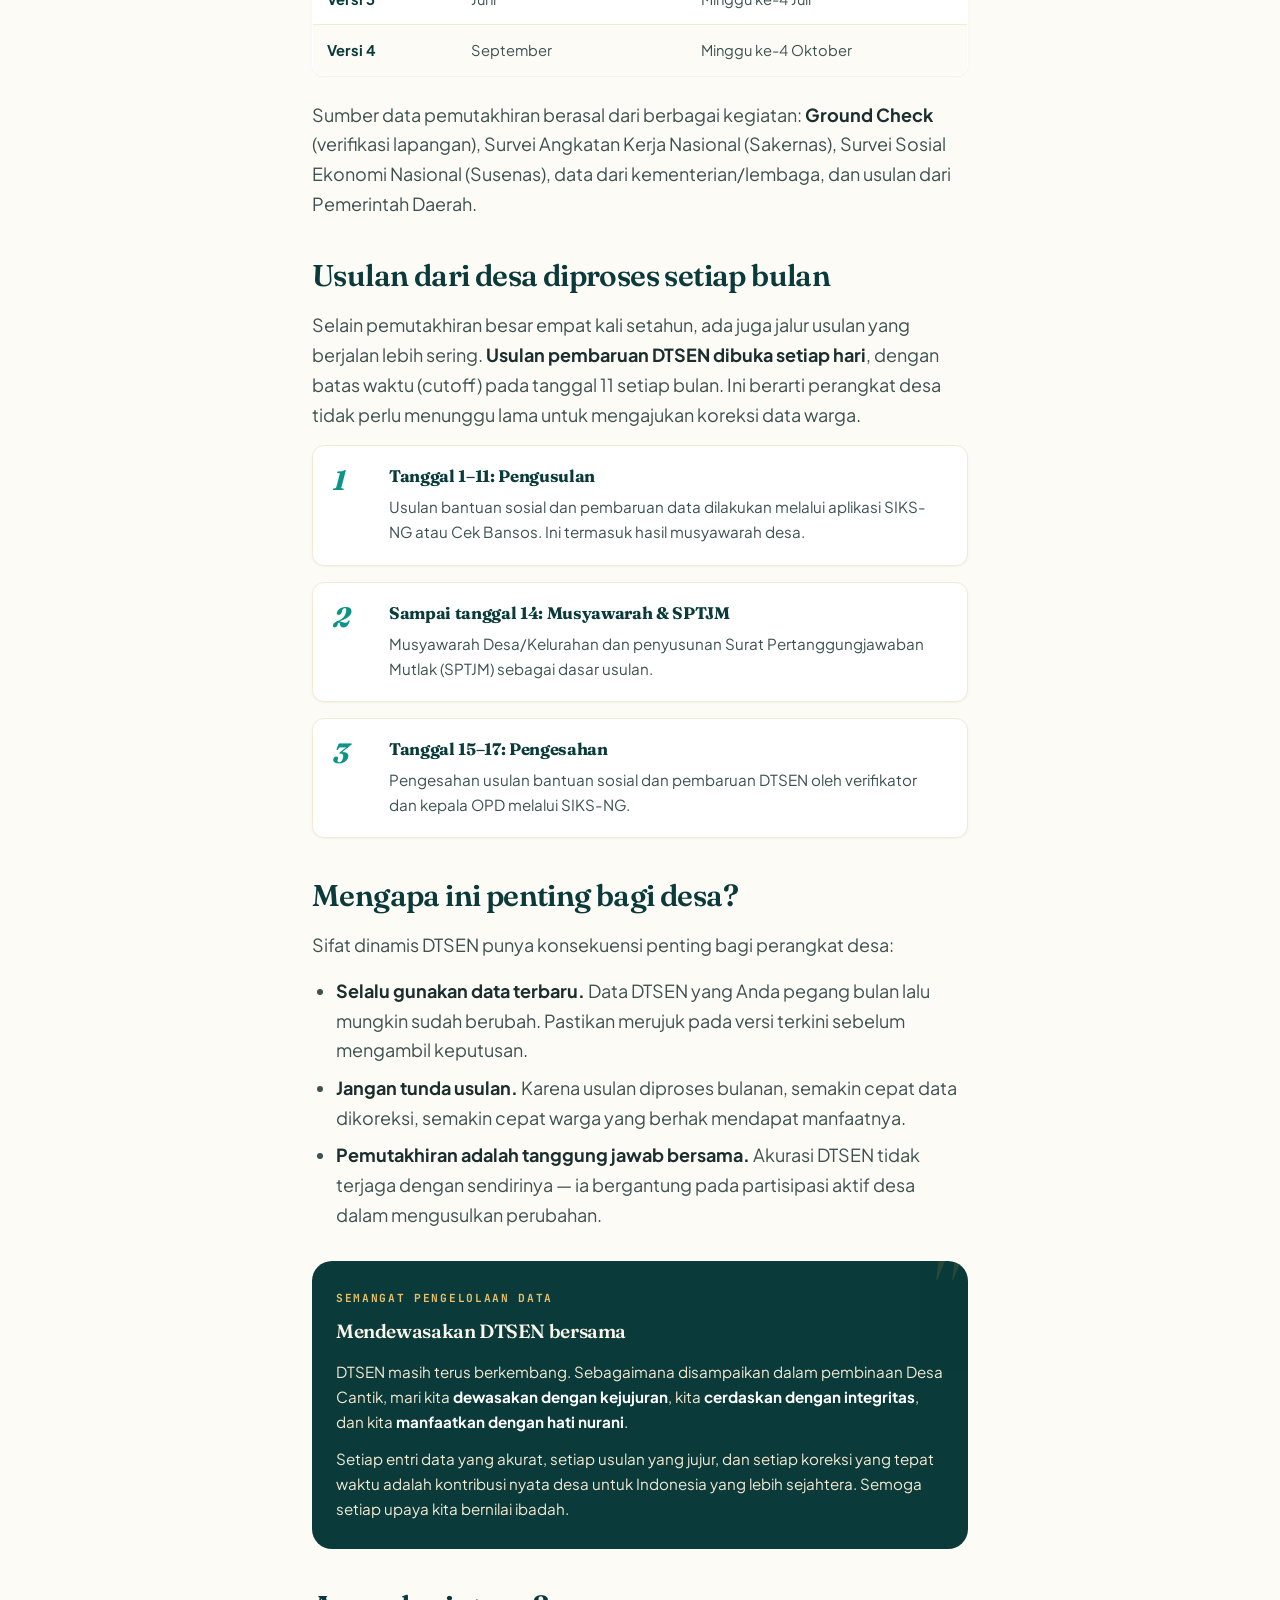
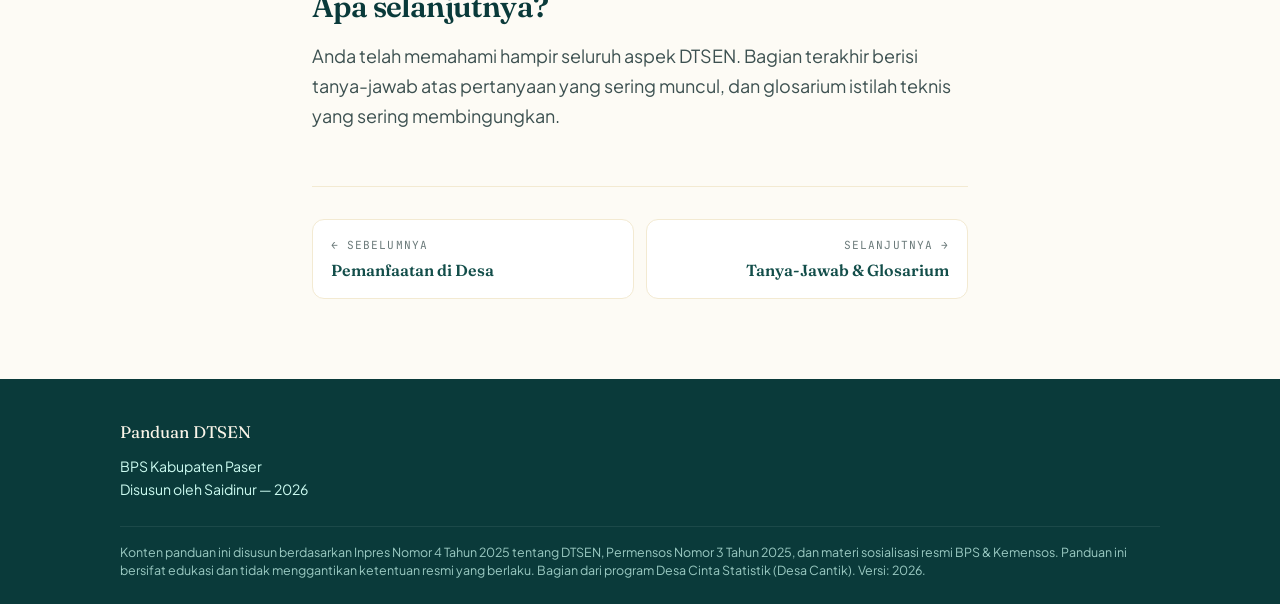
<file: dinamis.html>
<!DOCTYPE html>
<html lang="id">
<head>
  <meta charset="UTF-8">
  <meta name="viewport" content="width=device-width, initial-scale=1.0">
  <title>DTSEN itu Dinamis — Panduan DTSEN</title>
  <meta name="description" content="DTSEN adalah data yang terus diperbarui. Pahami periode pemutakhiran empat versi per tahun dan mengapa pemutakhiran berkala penting.">
  <link rel="preconnect" href="https://fonts.googleapis.com">
  <link rel="preconnect" href="https://fonts.gstatic.com" crossorigin>
  <link href="https://fonts.googleapis.com/css2?family=Fraunces:ital,opsz,wght@0,9..144,400..700;1,9..144,400..700&family=Plus+Jakarta+Sans:wght@400;500;600;700&family=JetBrains+Mono:wght@400;600&display=swap" rel="stylesheet">
  <link rel="stylesheet" href="assets/css/styles.css">
</head>
<body>
  <header class="site-header">
    <div class="site-header__inner">
      <a href="index.html" class="site-header__brand">
        <span class="site-header__logo" aria-label="Logo BPS"><img src="assets/img/logo-bps.png" alt="Logo Badan Pusat Statistik"></span>
        <div>
          <div class="site-header__title">Panduan DTSEN</div>
          <div class="site-header__subtitle">Untuk Desa</div>
        </div>
      </a>
      <button class="menu-toggle" aria-label="Buka menu" aria-expanded="false">
        <span class="menu-toggle__icon"><span></span></span>
        Menu
      </button>
    </div>
  </header>

  <div class="site-nav__overlay" aria-hidden="true"></div>
  <nav class="site-nav" aria-label="Navigasi utama">
    <ul class="site-nav__list">
      <li class="site-nav__item"><a href="index.html" class="site-nav__link"><span class="site-nav__num">00</span>Beranda</a></li>
      <li class="site-nav__item"><a href="dtsen.html" class="site-nav__link"><span class="site-nav__num">01</span>DTSEN dalam 5 Menit</a></li>
      <li class="site-nav__item"><a href="desil.html" class="site-nav__link"><span class="site-nav__num">02</span>Memahami Desil</a></li>
      <li class="site-nav__item"><a href="kemiskinan.html" class="site-nav__link"><span class="site-nav__num">03</span>Indikator Kemiskinan</a></li>
      <li class="site-nav__item"><a href="stunting.html" class="site-nav__link"><span class="site-nav__num">04</span>Kemiskinan &amp; Stunting</a></li>
      <li class="site-nav__item"><a href="musdes.html" class="site-nav__link"><span class="site-nav__num">05</span>Panduan Musdes</a></li>
      <li class="site-nav__item"><a href="pemanfaatan.html" class="site-nav__link"><span class="site-nav__num">06</span>Pemanfaatan di Desa</a></li>
      <li class="site-nav__item"><a href="dinamis.html" class="site-nav__link is-active"><span class="site-nav__num">07</span>DTSEN itu Dinamis</a></li>
      <li class="site-nav__item"><a href="tanya-jawab.html" class="site-nav__link"><span class="site-nav__num">08</span>Tanya-Jawab &amp; Glosarium</a></li>
    </ul>
  </nav>

  <section class="page-hero">
    <div class="container">
      <div class="page-hero__inner">
        <div class="page-hero__eyebrow">Bagian 07</div>
        <h1>DTSEN itu Dinamis</h1>
        <p class="page-hero__lead">DTSEN bukan daftar yang dibuat sekali lalu dibiarkan. Data ini terus diperbarui mengikuti perubahan kondisi penduduk. Memahami ini penting agar pemanfaatannya selalu akurat.</p>
        <div class="page-hero__meta">
          <span class="page-hero__meta-item">Estimasi 4 menit baca</span>
        </div>
      </div>
    </div>
  </section>

  <main>
    <div class="container">
      <div class="prose">

        <h2>Data yang hidup, bukan data mati</h2>
        <p>Salah satu hal paling penting yang sering disalahpahami: <strong>DTSEN adalah data yang dinamis</strong>. Ia tidak dibuat sekali pada awal 2025 lalu dibiarkan. Sebaliknya, DTSEN terus tumbuh dan diperbarui mengikuti perubahan nyata di masyarakat &mdash; kelahiran, kematian, perpindahan, perubahan kondisi ekonomi keluarga.</p>

        <p>Sejak pertama kali diserahkan pada Februari 2025, jumlah penduduk dan keluarga dalam DTSEN terus berubah. Berikut perkembangannya:</p>

        <div class="stat-row">
          <div class="stat">
            <div class="stat__value">285,6jt</div>
            <div class="stat__label">Penduduk per 3 Feb 2025 (awal)</div>
            <div class="stat__source" style="font-family: var(--font-mono); font-size: 0.7rem; color: var(--ink-mute);">93,0jt keluarga</div>
          </div>
          <div class="stat">
            <div class="stat__value">286,8jt</div>
            <div class="stat__label">Penduduk per 31 Jul 2025</div>
            <div class="stat__source" style="font-family: var(--font-mono); font-size: 0.7rem; color: var(--ink-mute);">94,3jt keluarga</div>
          </div>
          <div class="stat">
            <div class="stat__value">288,1jt</div>
            <div class="stat__label">Penduduk per 11 Nov 2025</div>
            <div class="stat__source" style="font-family: var(--font-mono); font-size: 0.7rem; color: var(--ink-mute);">94,5jt keluarga</div>
          </div>
          <div class="stat">
            <div class="stat__value">289,1jt</div>
            <div class="stat__label">Penduduk per 23 Jan 2026 (terkini)</div>
            <div class="stat__source" style="font-family: var(--font-mono); font-size: 0.7rem; color: var(--ink-mute);">95,0jt keluarga</div>
          </div>
        </div>

        <p style="font-size: 0.85rem; color: var(--ink-mute); font-style: italic;">Sumber: Badan Pusat Statistik. Dalam waktu kurang dari satu tahun, DTSEN bertambah sekitar 3,5 juta penduduk dan 2 juta keluarga &mdash; bukti bahwa data ini benar-benar hidup.</p>

        <div class="callout">
          <span class="callout__label">Catatan</span>
          <p style="margin-bottom: 0;">Record dalam DTSEN mencakup individu yang tinggal di Indonesia, individu yang tinggal di luar negeri, dan potensi individu yang sudah meninggal tetapi belum terkonfirmasi. Inilah mengapa pemutakhiran terus-menerus diperlukan &mdash; untuk merapikan data yang belum sesuai kondisi nyata.</p>
        </div>

        <h2>Empat kali pemutakhiran setiap tahun</h2>
        <p>DTSEN diperbarui dalam <strong>empat versi setiap tahun</strong>. Setiap versi melewati tiga tahap: penyiapan sumber data, validasi dengan data kependudukan Dukcapil, lalu pemeringkatan dan penyampaian data ke kementerian terkait.</p>

        <table class="compare">
          <thead>
            <tr>
              <th style="width: 22%;">Versi</th>
              <th>Penyiapan Data</th>
              <th>Penyampaian Hasil</th>
            </tr>
          </thead>
          <tbody>
            <tr>
              <td><strong>Versi 1</strong></td>
              <td>Desember</td>
              <td>Minggu ke-4 Januari</td>
            </tr>
            <tr>
              <td><strong>Versi 2</strong></td>
              <td>Maret</td>
              <td>Minggu ke-4 April</td>
            </tr>
            <tr>
              <td><strong>Versi 3</strong></td>
              <td>Juni</td>
              <td>Minggu ke-4 Juli</td>
            </tr>
            <tr>
              <td><strong>Versi 4</strong></td>
              <td>September</td>
              <td>Minggu ke-4 Oktober</td>
            </tr>
          </tbody>
        </table>

        <p>Sumber data pemutakhiran berasal dari berbagai kegiatan: <strong>Ground Check</strong> (verifikasi lapangan), Survei Angkatan Kerja Nasional (Sakernas), Survei Sosial Ekonomi Nasional (Susenas), data dari kementerian/lembaga, dan usulan dari Pemerintah Daerah.</p>

        <h2>Usulan dari desa diproses setiap bulan</h2>
        <p>Selain pemutakhiran besar empat kali setahun, ada juga jalur usulan yang berjalan lebih sering. <strong>Usulan pembaruan DTSEN dibuka setiap hari</strong>, dengan batas waktu (cutoff) pada tanggal 11 setiap bulan. Ini berarti perangkat desa tidak perlu menunggu lama untuk mengajukan koreksi data warga.</p>

        <div class="step-card">
          <span class="step-card__num">1</span>
          <div class="step-card__body">
            <h4>Tanggal 1&ndash;11: Pengusulan</h4>
            <p>Usulan bantuan sosial dan pembaruan data dilakukan melalui aplikasi SIKS-NG atau Cek Bansos. Ini termasuk hasil musyawarah desa.</p>
          </div>
        </div>

        <div class="step-card">
          <span class="step-card__num">2</span>
          <div class="step-card__body">
            <h4>Sampai tanggal 14: Musyawarah &amp; SPTJM</h4>
            <p>Musyawarah Desa/Kelurahan dan penyusunan Surat Pertanggungjawaban Mutlak (SPTJM) sebagai dasar usulan.</p>
          </div>
        </div>

        <div class="step-card">
          <span class="step-card__num">3</span>
          <div class="step-card__body">
            <h4>Tanggal 15&ndash;17: Pengesahan</h4>
            <p>Pengesahan usulan bantuan sosial dan pembaruan DTSEN oleh verifikator dan kepala OPD melalui SIKS-NG.</p>
          </div>
        </div>

        <h2>Mengapa ini penting bagi desa?</h2>
        <p>Sifat dinamis DTSEN punya konsekuensi penting bagi perangkat desa:</p>

        <ul>
          <li><strong>Selalu gunakan data terbaru.</strong> Data DTSEN yang Anda pegang bulan lalu mungkin sudah berubah. Pastikan merujuk pada versi terkini sebelum mengambil keputusan.</li>
          <li><strong>Jangan tunda usulan.</strong> Karena usulan diproses bulanan, semakin cepat data dikoreksi, semakin cepat warga yang berhak mendapat manfaatnya.</li>
          <li><strong>Pemutakhiran adalah tanggung jawab bersama.</strong> Akurasi DTSEN tidak terjaga dengan sendirinya &mdash; ia bergantung pada partisipasi aktif desa dalam mengusulkan perubahan.</li>
        </ul>

        <div class="case-study">
          <div class="case-study__label">Semangat Pengelolaan Data</div>
          <h3>Mendewasakan DTSEN bersama</h3>
          <p>DTSEN masih terus berkembang. Sebagaimana disampaikan dalam pembinaan Desa Cantik, mari kita <strong>dewasakan dengan kejujuran</strong>, kita <strong>cerdaskan dengan integritas</strong>, dan kita <strong>manfaatkan dengan hati nurani</strong>.</p>
          <p>Setiap entri data yang akurat, setiap usulan yang jujur, dan setiap koreksi yang tepat waktu adalah kontribusi nyata desa untuk Indonesia yang lebih sejahtera. Semoga setiap upaya kita bernilai ibadah.</p>
        </div>

        <h2>Apa selanjutnya?</h2>
        <p>Anda telah memahami hampir seluruh aspek DTSEN. Bagian terakhir berisi tanya-jawab atas pertanyaan yang sering muncul, dan glosarium istilah teknis yang sering membingungkan.</p>

        <nav class="page-nav" aria-label="Navigasi halaman">
          <a href="pemanfaatan.html" class="page-nav__link">
            <span class="page-nav__direction">&larr; Sebelumnya</span>
            <span class="page-nav__title">Pemanfaatan di Desa</span>
          </a>
          <a href="tanya-jawab.html" class="page-nav__link page-nav__link--next">
            <span class="page-nav__direction">Selanjutnya &rarr;</span>
            <span class="page-nav__title">Tanya-Jawab &amp; Glosarium</span>
          </a>
        </nav>
      </div>
    </div>
  </main>

  <footer class="site-footer">
    <div class="site-footer__inner">
      <div class="site-footer__credit">Panduan DTSEN</div>
      <div class="site-footer__org">BPS Kabupaten Paser<br>Disusun oleh Saidinur &mdash; 2026</div>
      <div class="site-footer__disclaimer">Konten panduan ini disusun berdasarkan Inpres Nomor 4 Tahun 2025 tentang DTSEN, Permensos Nomor 3 Tahun 2025, dan materi sosialisasi resmi BPS &amp; Kemensos. Panduan ini bersifat edukasi dan tidak menggantikan ketentuan resmi yang berlaku. Bagian dari program Desa Cinta Statistik (Desa Cantik). Versi: 2026.</div>
    </div>
  </footer>
  <script src="assets/js/main.js"></script>
</body>
</html>
</file>
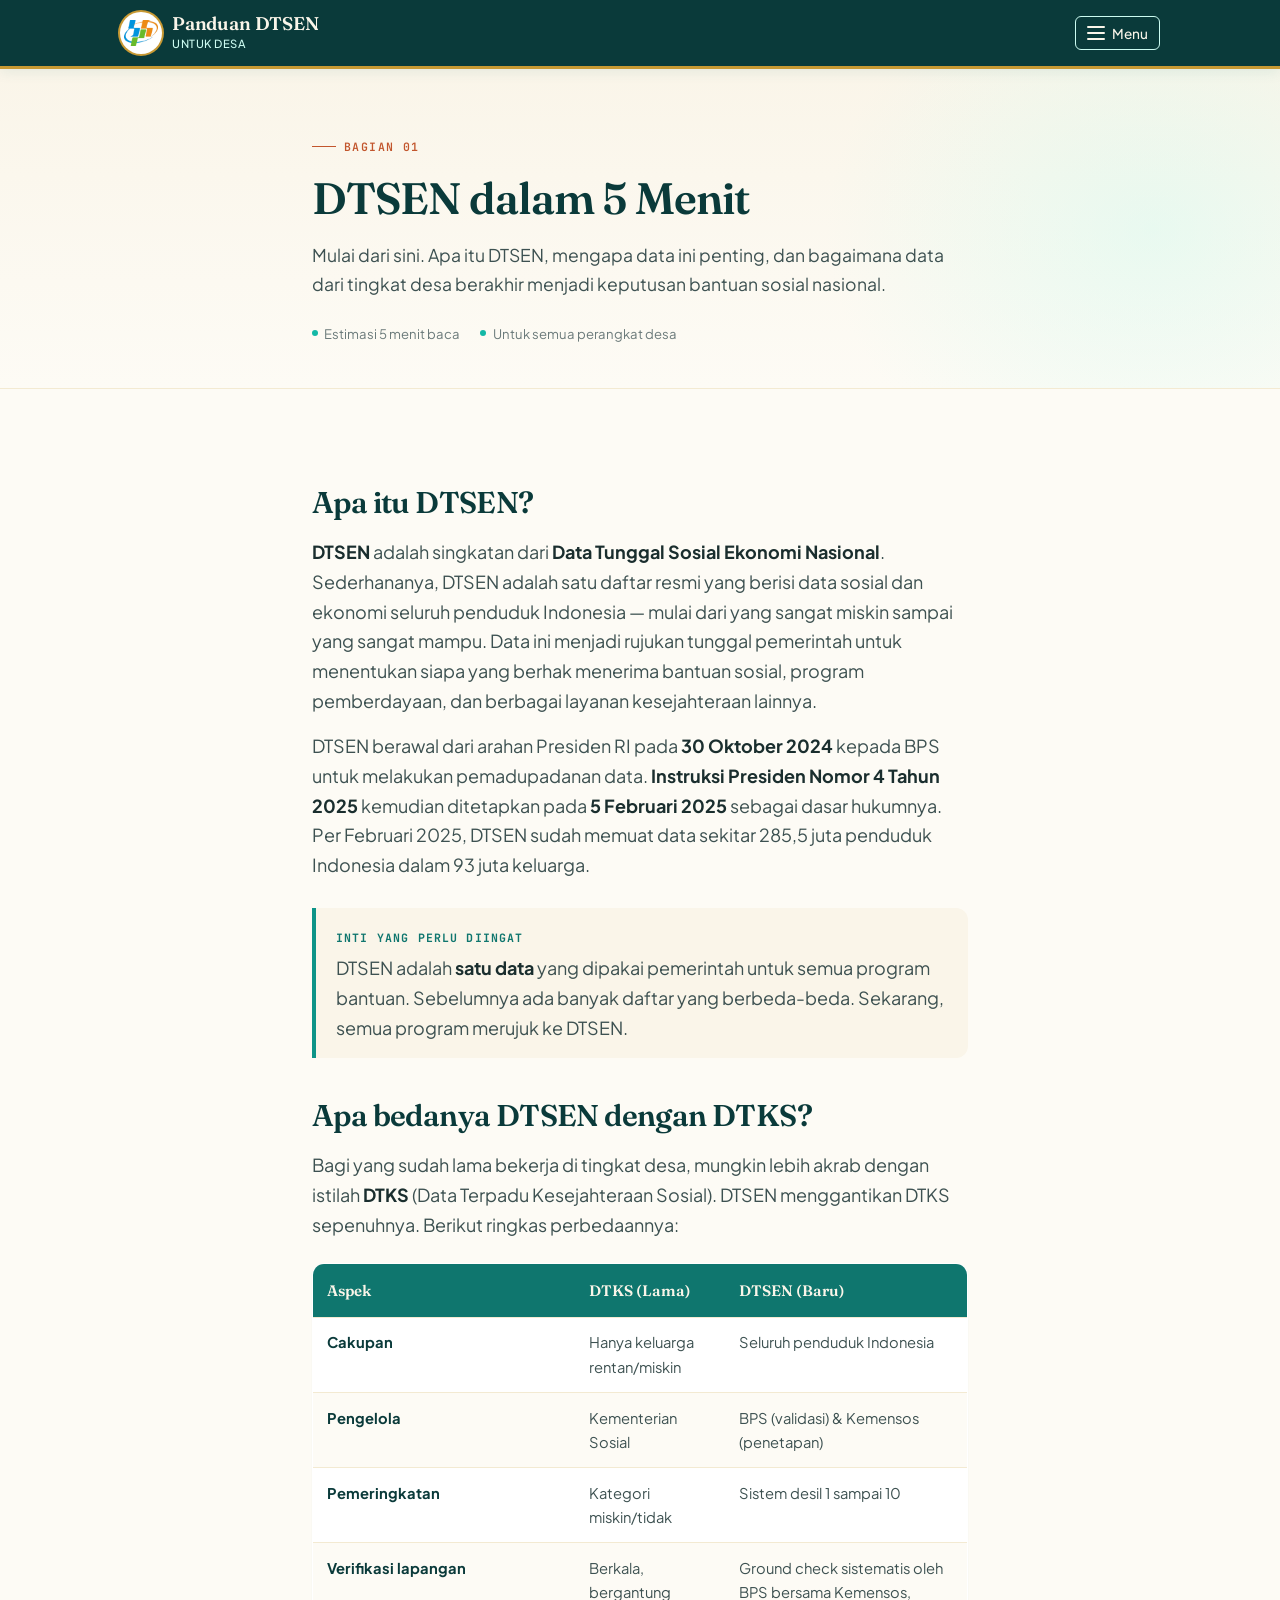
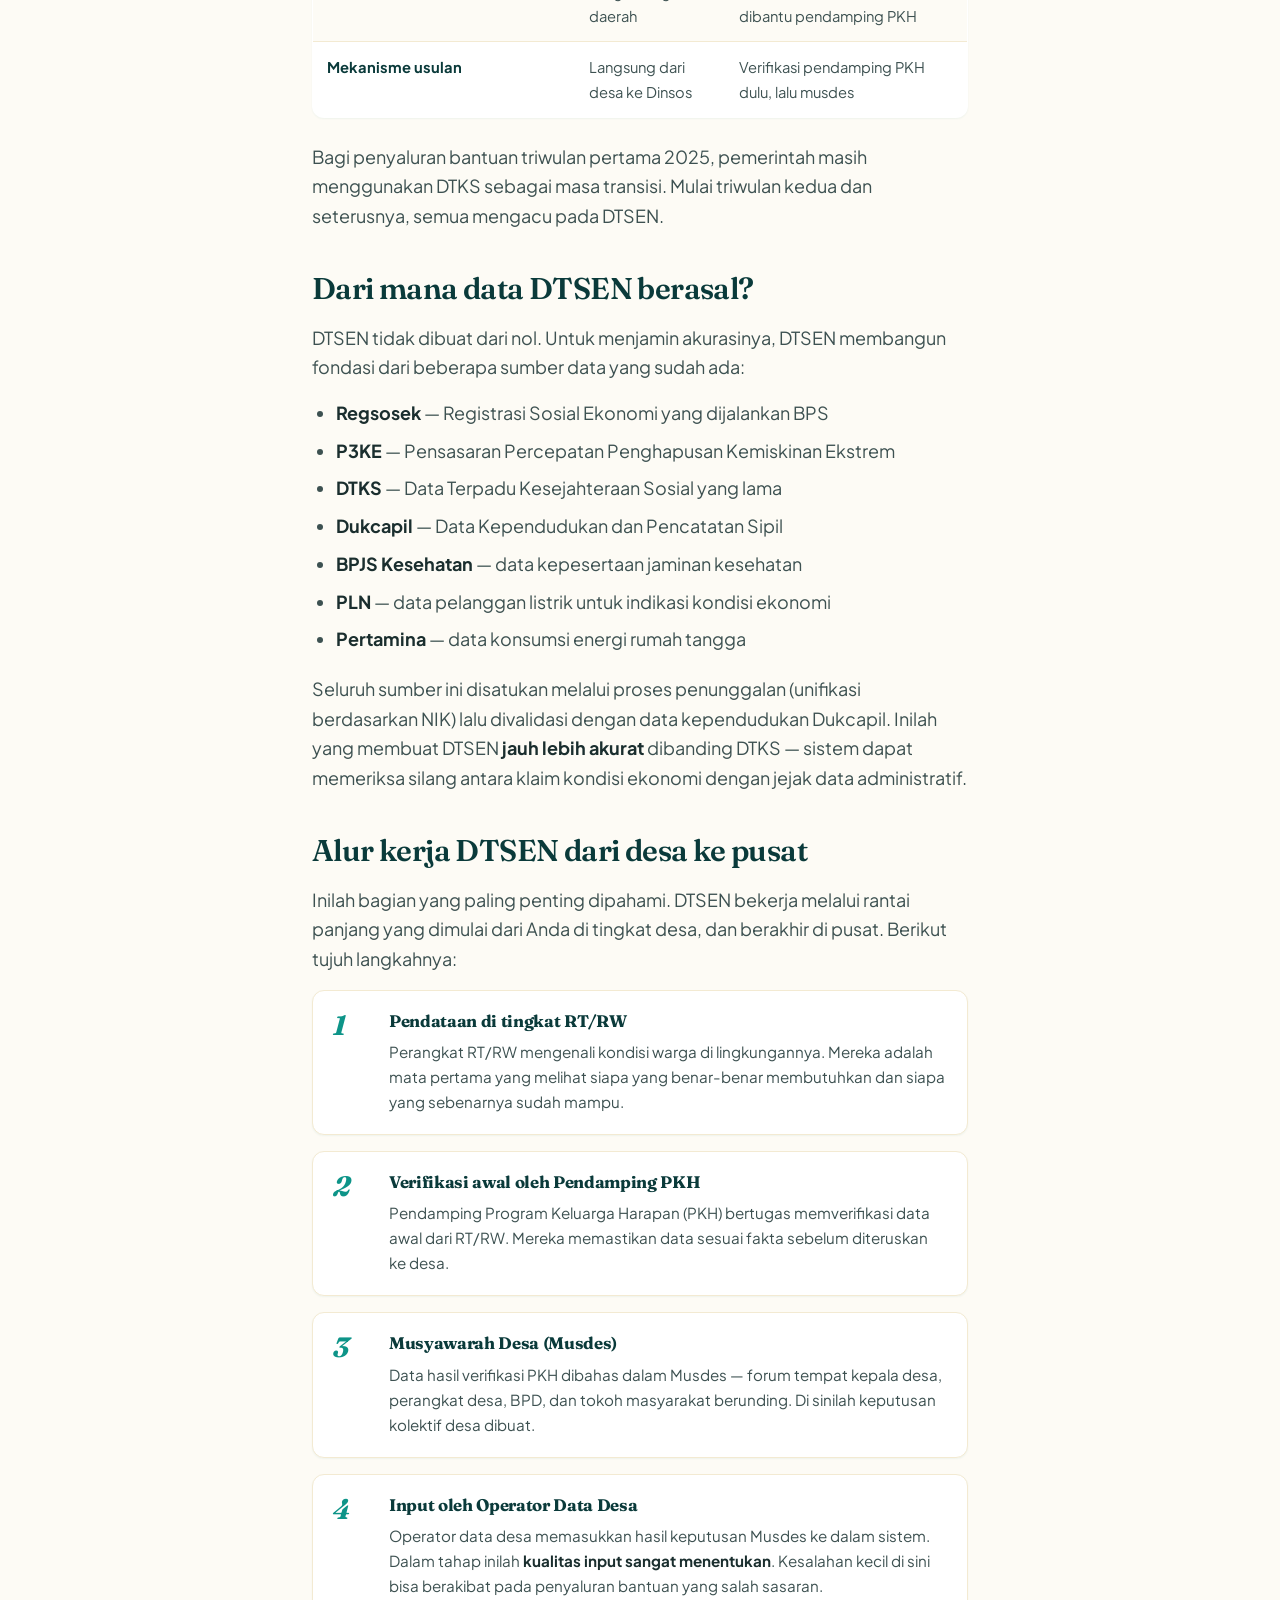
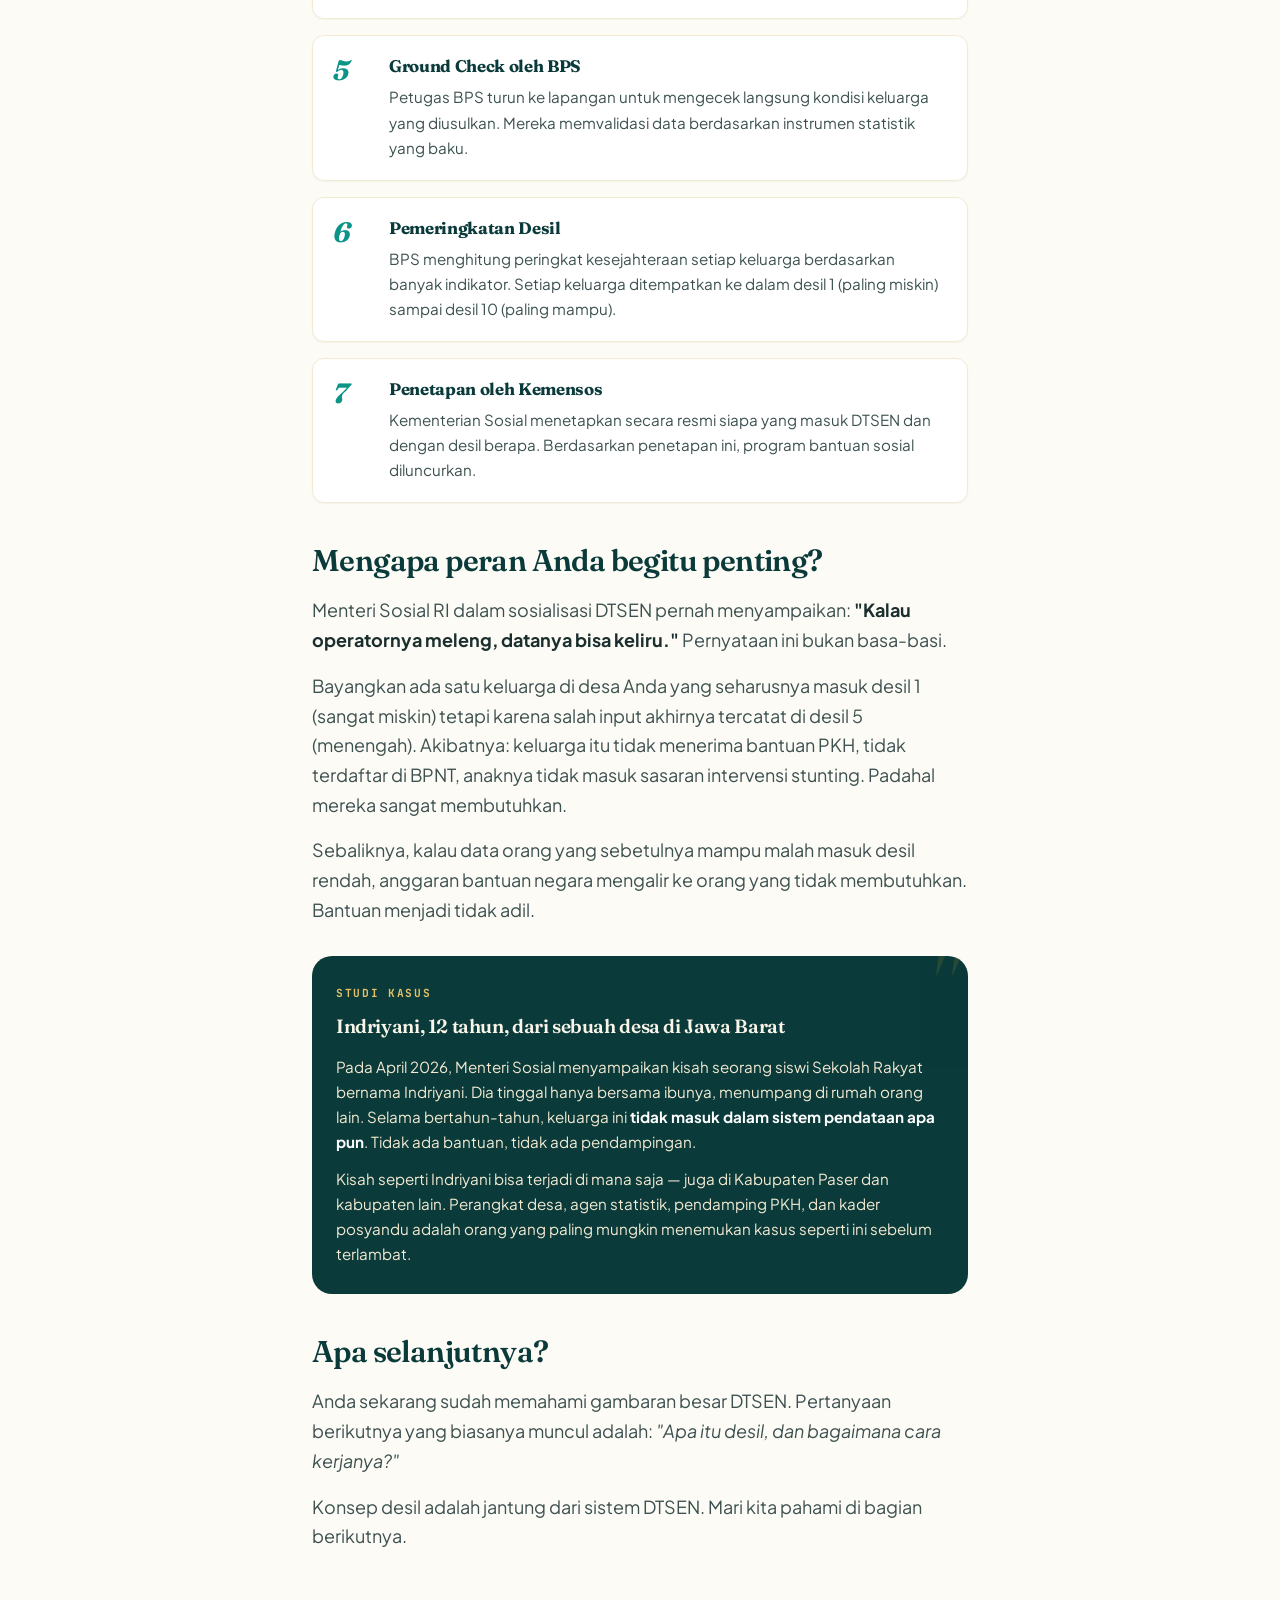
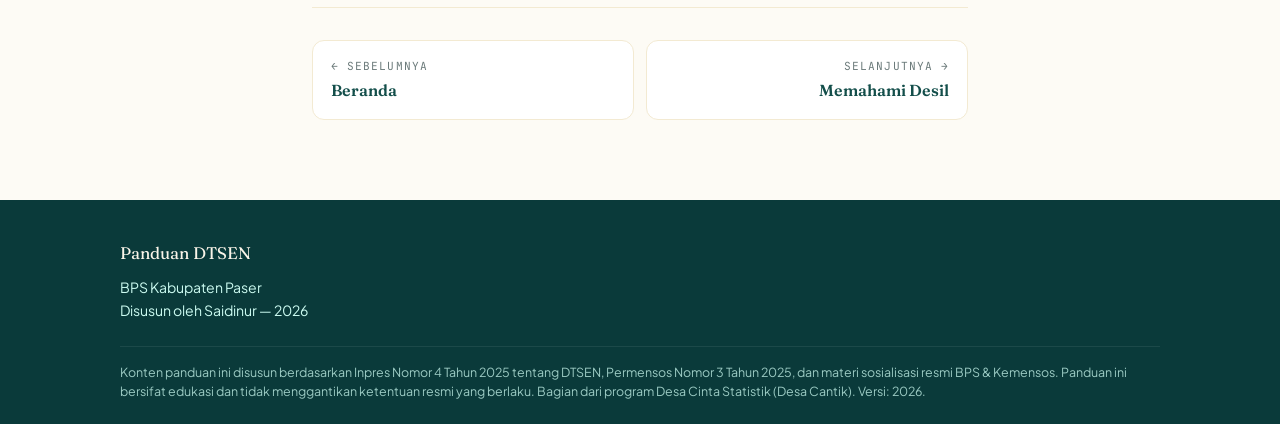
<file: dtsen.html>
<!DOCTYPE html>
<html lang="id">
<head>
  <meta charset="UTF-8">
  <meta name="viewport" content="width=device-width, initial-scale=1.0">
  <title>DTSEN dalam 5 Menit — Panduan DTSEN</title>
  <meta name="description" content="Penjelasan ringkas tentang Data Tunggal Sosial Ekonomi Nasional (DTSEN), bedanya dengan DTKS, dan alur kerja dari RT/RW sampai pusat.">
  <link rel="preconnect" href="https://fonts.googleapis.com">
  <link rel="preconnect" href="https://fonts.gstatic.com" crossorigin>
  <link href="https://fonts.googleapis.com/css2?family=Fraunces:ital,opsz,wght@0,9..144,400..700;1,9..144,400..700&family=Plus+Jakarta+Sans:wght@400;500;600;700&family=JetBrains+Mono:wght@400;600&display=swap" rel="stylesheet">
  <link rel="stylesheet" href="assets/css/styles.css">
</head>
<body>
  <header class="site-header">
    <div class="site-header__inner">
      <a href="index.html" class="site-header__brand">
        <span class="site-header__logo" aria-label="Logo BPS"><img src="assets/img/logo-bps.png" alt="Logo Badan Pusat Statistik"></span>
        <div>
          <div class="site-header__title">Panduan DTSEN</div>
          <div class="site-header__subtitle">Untuk Desa</div>
        </div>
      </a>
      <button class="menu-toggle" aria-label="Buka menu" aria-expanded="false">
        <span class="menu-toggle__icon"><span></span></span>
        Menu
      </button>
    </div>
  </header>

  <div class="site-nav__overlay" aria-hidden="true"></div>
  <nav class="site-nav" aria-label="Navigasi utama">
    <ul class="site-nav__list">
      <li class="site-nav__item"><a href="index.html" class="site-nav__link"><span class="site-nav__num">00</span>Beranda</a></li>
      <li class="site-nav__item"><a href="dtsen.html" class="site-nav__link is-active"><span class="site-nav__num">01</span>DTSEN dalam 5 Menit</a></li>
      <li class="site-nav__item"><a href="desil.html" class="site-nav__link"><span class="site-nav__num">02</span>Memahami Desil</a></li>
      <li class="site-nav__item"><a href="kemiskinan.html" class="site-nav__link"><span class="site-nav__num">03</span>Indikator Kemiskinan</a></li>
      <li class="site-nav__item"><a href="stunting.html" class="site-nav__link"><span class="site-nav__num">04</span>Kemiskinan &amp; Stunting</a></li>
      <li class="site-nav__item"><a href="musdes.html" class="site-nav__link"><span class="site-nav__num">05</span>Panduan Musdes</a></li>
      <li class="site-nav__item"><a href="pemanfaatan.html" class="site-nav__link"><span class="site-nav__num">06</span>Pemanfaatan di Desa</a></li>
      <li class="site-nav__item"><a href="dinamis.html" class="site-nav__link"><span class="site-nav__num">07</span>DTSEN itu Dinamis</a></li>
      <li class="site-nav__item"><a href="tanya-jawab.html" class="site-nav__link"><span class="site-nav__num">08</span>Tanya-Jawab &amp; Glosarium</a></li>
    </ul>
  </nav>

  <section class="page-hero">
    <div class="container">
      <div class="page-hero__inner">
        <div class="page-hero__eyebrow">Bagian 01</div>
        <h1>DTSEN dalam 5 Menit</h1>
        <p class="page-hero__lead">Mulai dari sini. Apa itu DTSEN, mengapa data ini penting, dan bagaimana data dari tingkat desa berakhir menjadi keputusan bantuan sosial nasional.</p>
        <div class="page-hero__meta">
          <span class="page-hero__meta-item">Estimasi 5 menit baca</span>
          <span class="page-hero__meta-item">Untuk semua perangkat desa</span>
        </div>
      </div>
    </div>
  </section>

  <main>
    <div class="container">
      <div class="prose">

        <h2>Apa itu DTSEN?</h2>
        <p><strong>DTSEN</strong> adalah singkatan dari <strong>Data Tunggal Sosial Ekonomi Nasional</strong>. Sederhananya, DTSEN adalah satu daftar resmi yang berisi data sosial dan ekonomi seluruh penduduk Indonesia &mdash; mulai dari yang sangat miskin sampai yang sangat mampu. Data ini menjadi rujukan tunggal pemerintah untuk menentukan siapa yang berhak menerima bantuan sosial, program pemberdayaan, dan berbagai layanan kesejahteraan lainnya.</p>

        <p>DTSEN berawal dari arahan Presiden RI pada <strong>30 Oktober 2024</strong> kepada BPS untuk melakukan pemadupadanan data. <strong>Instruksi Presiden Nomor 4 Tahun 2025</strong> kemudian ditetapkan pada <strong>5 Februari 2025</strong> sebagai dasar hukumnya. Per Februari 2025, DTSEN sudah memuat data sekitar 285,5 juta penduduk Indonesia dalam 93 juta keluarga.</p>

        <div class="callout">
          <span class="callout__label">Inti yang Perlu Diingat</span>
          <p style="margin-bottom: 0;">DTSEN adalah <strong>satu data</strong> yang dipakai pemerintah untuk semua program bantuan. Sebelumnya ada banyak daftar yang berbeda-beda. Sekarang, semua program merujuk ke DTSEN.</p>
        </div>

        <h2>Apa bedanya DTSEN dengan DTKS?</h2>
        <p>Bagi yang sudah lama bekerja di tingkat desa, mungkin lebih akrab dengan istilah <strong>DTKS</strong> (Data Terpadu Kesejahteraan Sosial). DTSEN menggantikan DTKS sepenuhnya. Berikut ringkas perbedaannya:</p>

        <table class="compare">
          <thead>
            <tr>
              <th style="width: 40%;">Aspek</th>
              <th>DTKS (Lama)</th>
              <th>DTSEN (Baru)</th>
            </tr>
          </thead>
          <tbody>
            <tr>
              <td><strong>Cakupan</strong></td>
              <td>Hanya keluarga rentan/miskin</td>
              <td>Seluruh penduduk Indonesia</td>
            </tr>
            <tr>
              <td><strong>Pengelola</strong></td>
              <td>Kementerian Sosial</td>
              <td>BPS (validasi) &amp; Kemensos (penetapan)</td>
            </tr>
            <tr>
              <td><strong>Pemeringkatan</strong></td>
              <td>Kategori miskin/tidak</td>
              <td>Sistem desil 1 sampai 10</td>
            </tr>
            <tr>
              <td><strong>Verifikasi lapangan</strong></td>
              <td>Berkala, bergantung daerah</td>
              <td>Ground check sistematis oleh BPS bersama Kemensos, dibantu pendamping PKH</td>
            </tr>
            <tr>
              <td><strong>Mekanisme usulan</strong></td>
              <td>Langsung dari desa ke Dinsos</td>
              <td>Verifikasi pendamping PKH dulu, lalu musdes</td>
            </tr>
          </tbody>
        </table>

        <p>Bagi penyaluran bantuan triwulan pertama 2025, pemerintah masih menggunakan DTKS sebagai masa transisi. Mulai triwulan kedua dan seterusnya, semua mengacu pada DTSEN.</p>

        <h2>Dari mana data DTSEN berasal?</h2>
        <p>DTSEN tidak dibuat dari nol. Untuk menjamin akurasinya, DTSEN membangun fondasi dari beberapa sumber data yang sudah ada:</p>

        <ul>
          <li><strong>Regsosek</strong> &mdash; Registrasi Sosial Ekonomi yang dijalankan BPS</li>
          <li><strong>P3KE</strong> &mdash; Pensasaran Percepatan Penghapusan Kemiskinan Ekstrem</li>
          <li><strong>DTKS</strong> &mdash; Data Terpadu Kesejahteraan Sosial yang lama</li>
          <li><strong>Dukcapil</strong> &mdash; Data Kependudukan dan Pencatatan Sipil</li>
	  <li><strong>BPJS Kesehatan</strong> &mdash; data kepesertaan jaminan kesehatan</li>
	  <li><strong>PLN</strong> &mdash; data pelanggan listrik untuk indikasi kondisi ekonomi</li>
	  <li><strong>Pertamina</strong> &mdash; data konsumsi energi rumah tangga</li>
        </ul>

        <p>Seluruh sumber ini disatukan melalui proses penunggalan (unifikasi berdasarkan NIK) lalu divalidasi dengan data kependudukan Dukcapil. Inilah yang membuat DTSEN <strong>jauh lebih akurat</strong> dibanding DTKS &mdash; sistem dapat memeriksa silang antara klaim kondisi ekonomi dengan jejak data administratif.</p>

        <h2>Alur kerja DTSEN dari desa ke pusat</h2>
        <p>Inilah bagian yang paling penting dipahami. DTSEN bekerja melalui rantai panjang yang dimulai dari Anda di tingkat desa, dan berakhir di pusat. Berikut tujuh langkahnya:</p>

        <div class="step-card">
          <span class="step-card__num">1</span>
          <div class="step-card__body">
            <h4>Pendataan di tingkat RT/RW</h4>
            <p>Perangkat RT/RW mengenali kondisi warga di lingkungannya. Mereka adalah mata pertama yang melihat siapa yang benar-benar membutuhkan dan siapa yang sebenarnya sudah mampu.</p>
          </div>
        </div>

        <div class="step-card">
          <span class="step-card__num">2</span>
          <div class="step-card__body">
            <h4>Verifikasi awal oleh Pendamping PKH</h4>
            <p>Pendamping Program Keluarga Harapan (PKH) bertugas memverifikasi data awal dari RT/RW. Mereka memastikan data sesuai fakta sebelum diteruskan ke desa.</p>
          </div>
        </div>

        <div class="step-card">
          <span class="step-card__num">3</span>
          <div class="step-card__body">
            <h4>Musyawarah Desa (Musdes)</h4>
            <p>Data hasil verifikasi PKH dibahas dalam Musdes &mdash; forum tempat kepala desa, perangkat desa, BPD, dan tokoh masyarakat berunding. Di sinilah keputusan kolektif desa dibuat.</p>
          </div>
        </div>

        <div class="step-card">
          <span class="step-card__num">4</span>
          <div class="step-card__body">
            <h4>Input oleh Operator Data Desa</h4>
            <p>Operator data desa memasukkan hasil keputusan Musdes ke dalam sistem. Dalam tahap inilah <strong>kualitas input sangat menentukan</strong>. Kesalahan kecil di sini bisa berakibat pada penyaluran bantuan yang salah sasaran.</p>
          </div>
        </div>

        <div class="step-card">
          <span class="step-card__num">5</span>
          <div class="step-card__body">
            <h4>Ground Check oleh BPS</h4>
            <p>Petugas BPS turun ke lapangan untuk mengecek langsung kondisi keluarga yang diusulkan. Mereka memvalidasi data berdasarkan instrumen statistik yang baku.</p>
          </div>
        </div>

        <div class="step-card">
          <span class="step-card__num">6</span>
          <div class="step-card__body">
            <h4>Pemeringkatan Desil</h4>
            <p>BPS menghitung peringkat kesejahteraan setiap keluarga berdasarkan banyak indikator. Setiap keluarga ditempatkan ke dalam desil 1 (paling miskin) sampai desil 10 (paling mampu).</p>
          </div>
        </div>

        <div class="step-card">
          <span class="step-card__num">7</span>
          <div class="step-card__body">
            <h4>Penetapan oleh Kemensos</h4>
            <p>Kementerian Sosial menetapkan secara resmi siapa yang masuk DTSEN dan dengan desil berapa. Berdasarkan penetapan ini, program bantuan sosial diluncurkan.</p>
          </div>
        </div>

        <h2>Mengapa peran Anda begitu penting?</h2>
        <p>Menteri Sosial RI dalam sosialisasi DTSEN pernah menyampaikan: <strong>"Kalau operatornya meleng, datanya bisa keliru."</strong> Pernyataan ini bukan basa-basi.</p>

        <p>Bayangkan ada satu keluarga di desa Anda yang seharusnya masuk desil 1 (sangat miskin) tetapi karena salah input akhirnya tercatat di desil 5 (menengah). Akibatnya: keluarga itu tidak menerima bantuan PKH, tidak terdaftar di BPNT, anaknya tidak masuk sasaran intervensi stunting. Padahal mereka sangat membutuhkan.</p>

        <p>Sebaliknya, kalau data orang yang sebetulnya mampu malah masuk desil rendah, anggaran bantuan negara mengalir ke orang yang tidak membutuhkan. Bantuan menjadi tidak adil.</p>

        <div class="case-study">
          <div class="case-study__label">Studi Kasus</div>
          <h3>Indriyani, 12 tahun, dari sebuah desa di Jawa Barat</h3>
          <p>Pada April 2026, Menteri Sosial menyampaikan kisah seorang siswi Sekolah Rakyat bernama Indriyani. Dia tinggal hanya bersama ibunya, menumpang di rumah orang lain. Selama bertahun-tahun, keluarga ini <strong>tidak masuk dalam sistem pendataan apa pun</strong>. Tidak ada bantuan, tidak ada pendampingan.</p>
          <p>Kisah seperti Indriyani bisa terjadi di mana saja &mdash; juga di Kabupaten Paser dan kabupaten lain. Perangkat desa, agen statistik, pendamping PKH, dan kader posyandu adalah orang yang paling mungkin menemukan kasus seperti ini sebelum terlambat.</p>
        </div>

        <h2>Apa selanjutnya?</h2>
        <p>Anda sekarang sudah memahami gambaran besar DTSEN. Pertanyaan berikutnya yang biasanya muncul adalah: <em>"Apa itu desil, dan bagaimana cara kerjanya?"</em></p>
        <p>Konsep desil adalah jantung dari sistem DTSEN. Mari kita pahami di bagian berikutnya.</p>

        <nav class="page-nav" aria-label="Navigasi halaman">
          <a href="index.html" class="page-nav__link">
            <span class="page-nav__direction">&larr; Sebelumnya</span>
            <span class="page-nav__title">Beranda</span>
          </a>
          <a href="desil.html" class="page-nav__link page-nav__link--next">
            <span class="page-nav__direction">Selanjutnya &rarr;</span>
            <span class="page-nav__title">Memahami Desil</span>
          </a>
        </nav>
      </div>
    </div>
  </main>

  <footer class="site-footer">
    <div class="site-footer__inner">
      <div class="site-footer__credit">Panduan DTSEN</div>
      <div class="site-footer__org">BPS Kabupaten Paser<br>Disusun oleh Saidinur &mdash; 2026</div>
      <div class="site-footer__disclaimer">Konten panduan ini disusun berdasarkan Inpres Nomor 4 Tahun 2025 tentang DTSEN, Permensos Nomor 3 Tahun 2025, dan materi sosialisasi resmi BPS &amp; Kemensos. Panduan ini bersifat edukasi dan tidak menggantikan ketentuan resmi yang berlaku. Bagian dari program Desa Cinta Statistik (Desa Cantik). Versi: 2026.</div>
    </div>
  </footer>
  <script src="assets/js/main.js"></script>
</body>
</html>
</file>
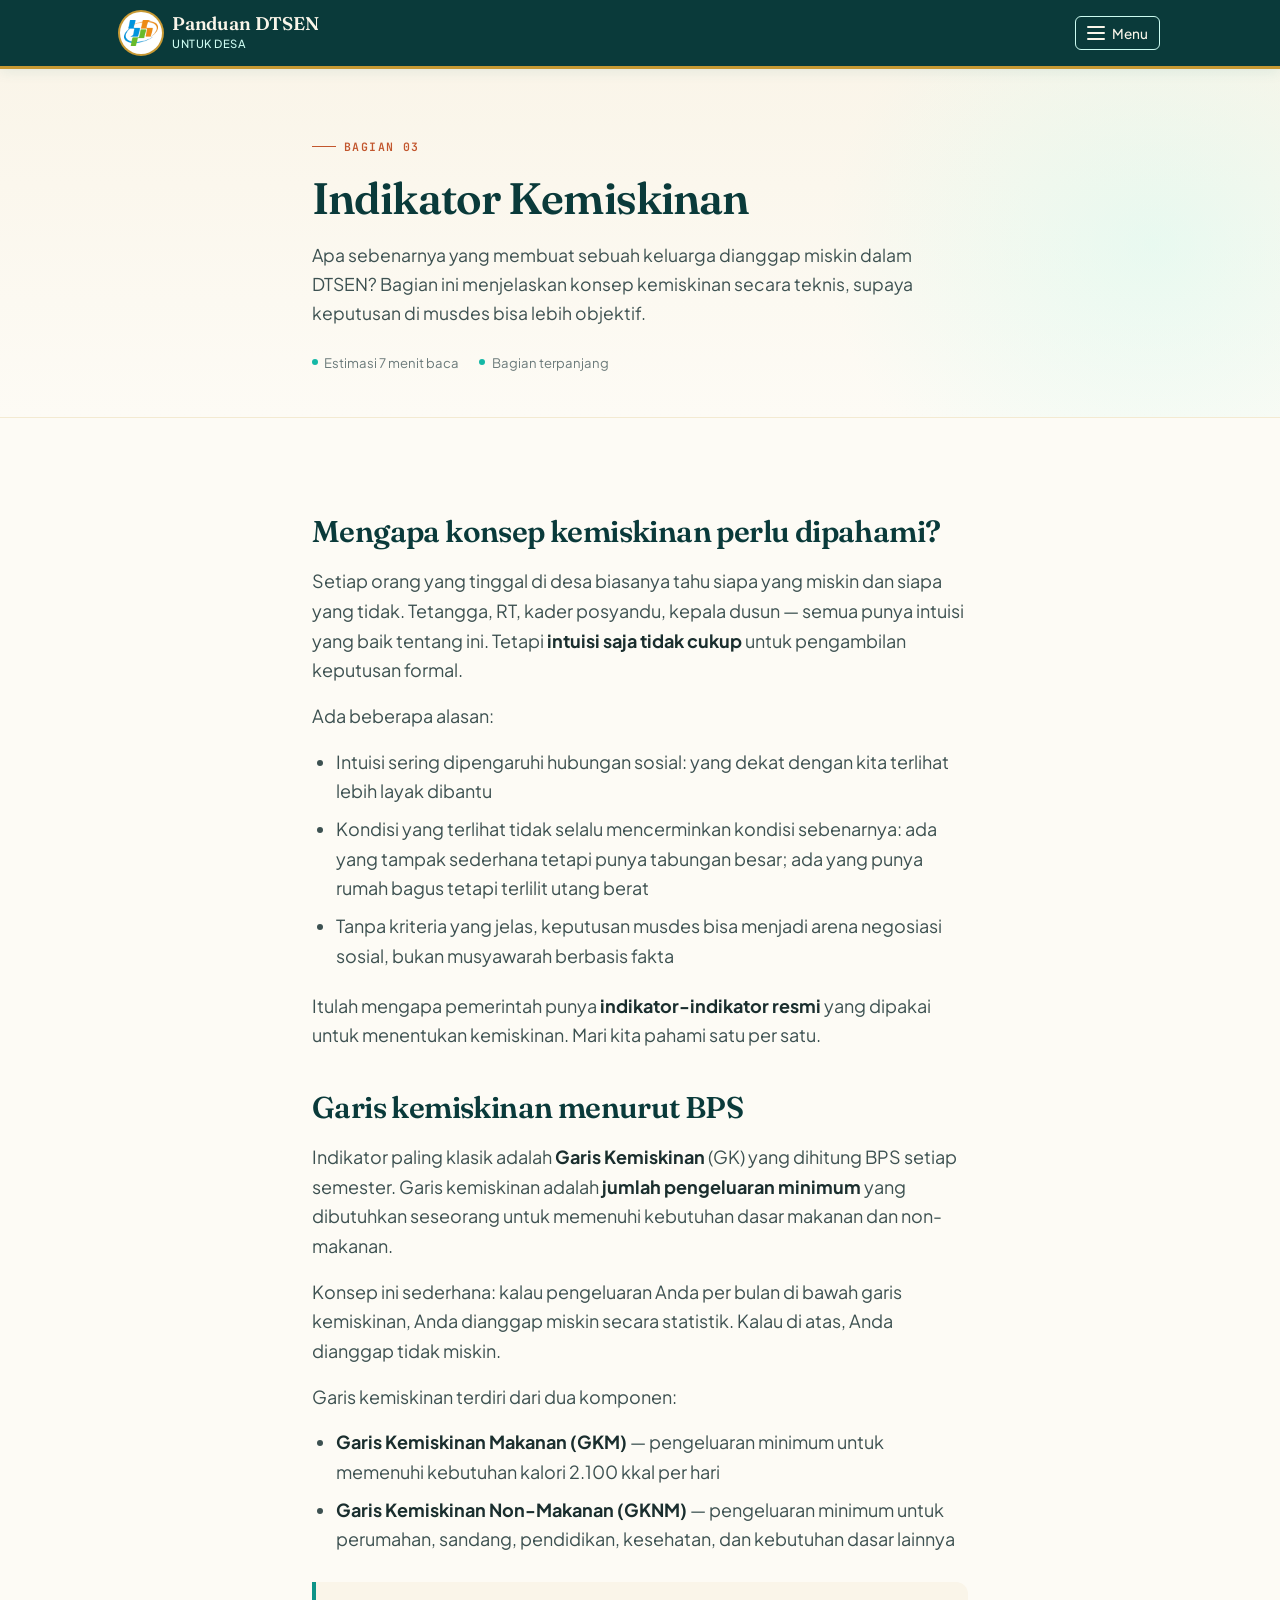
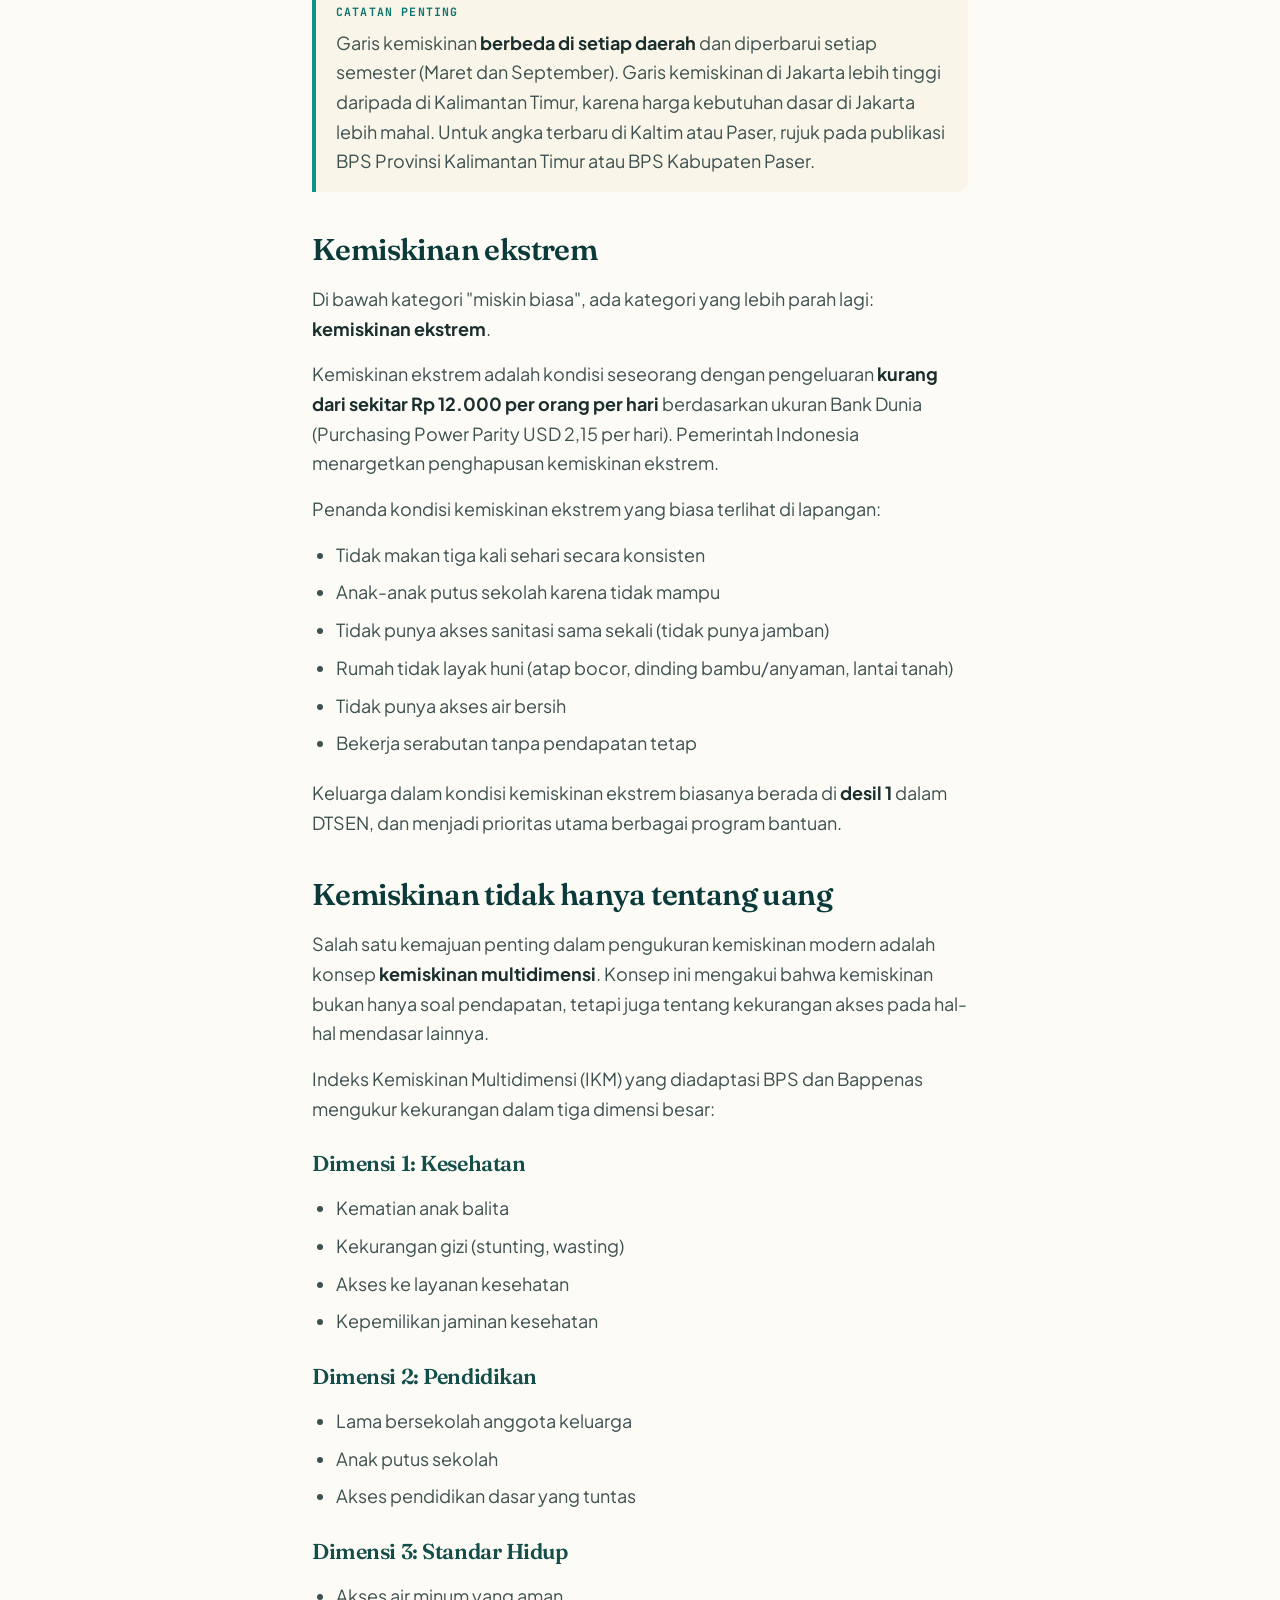
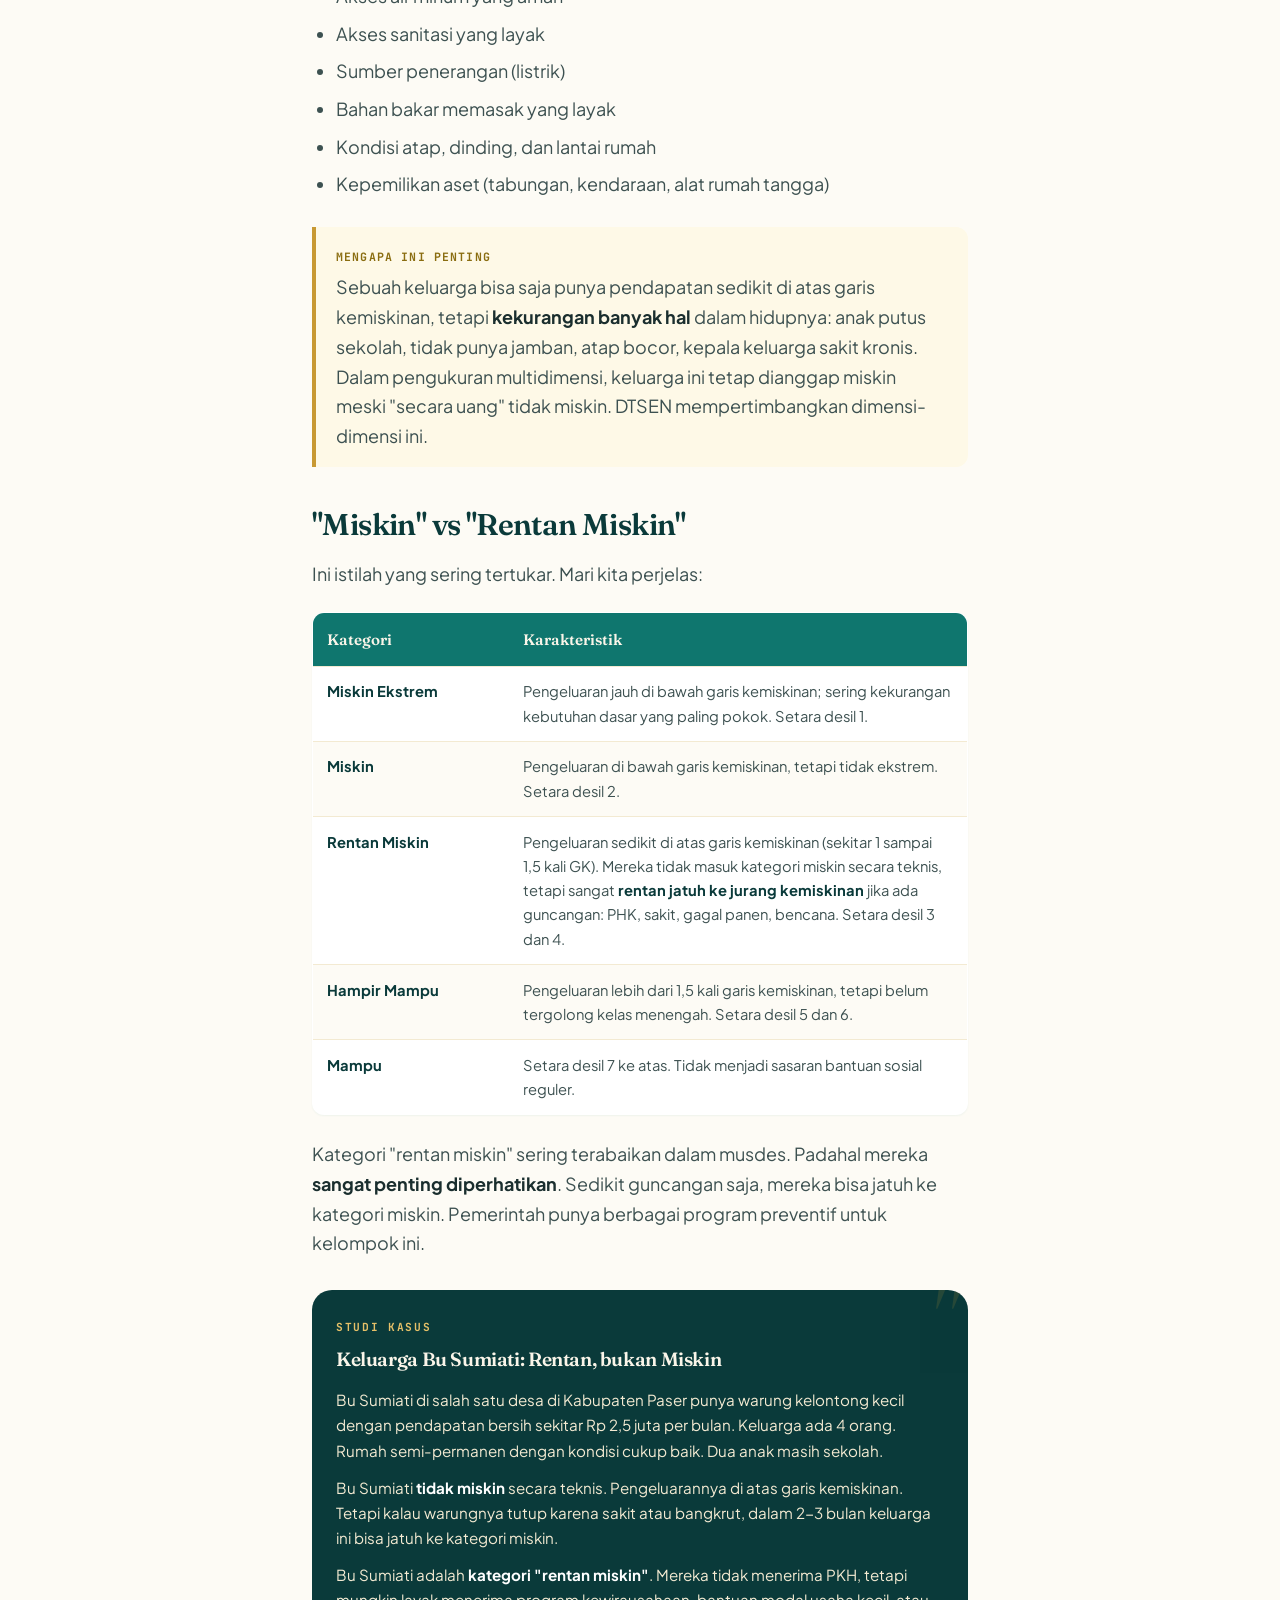
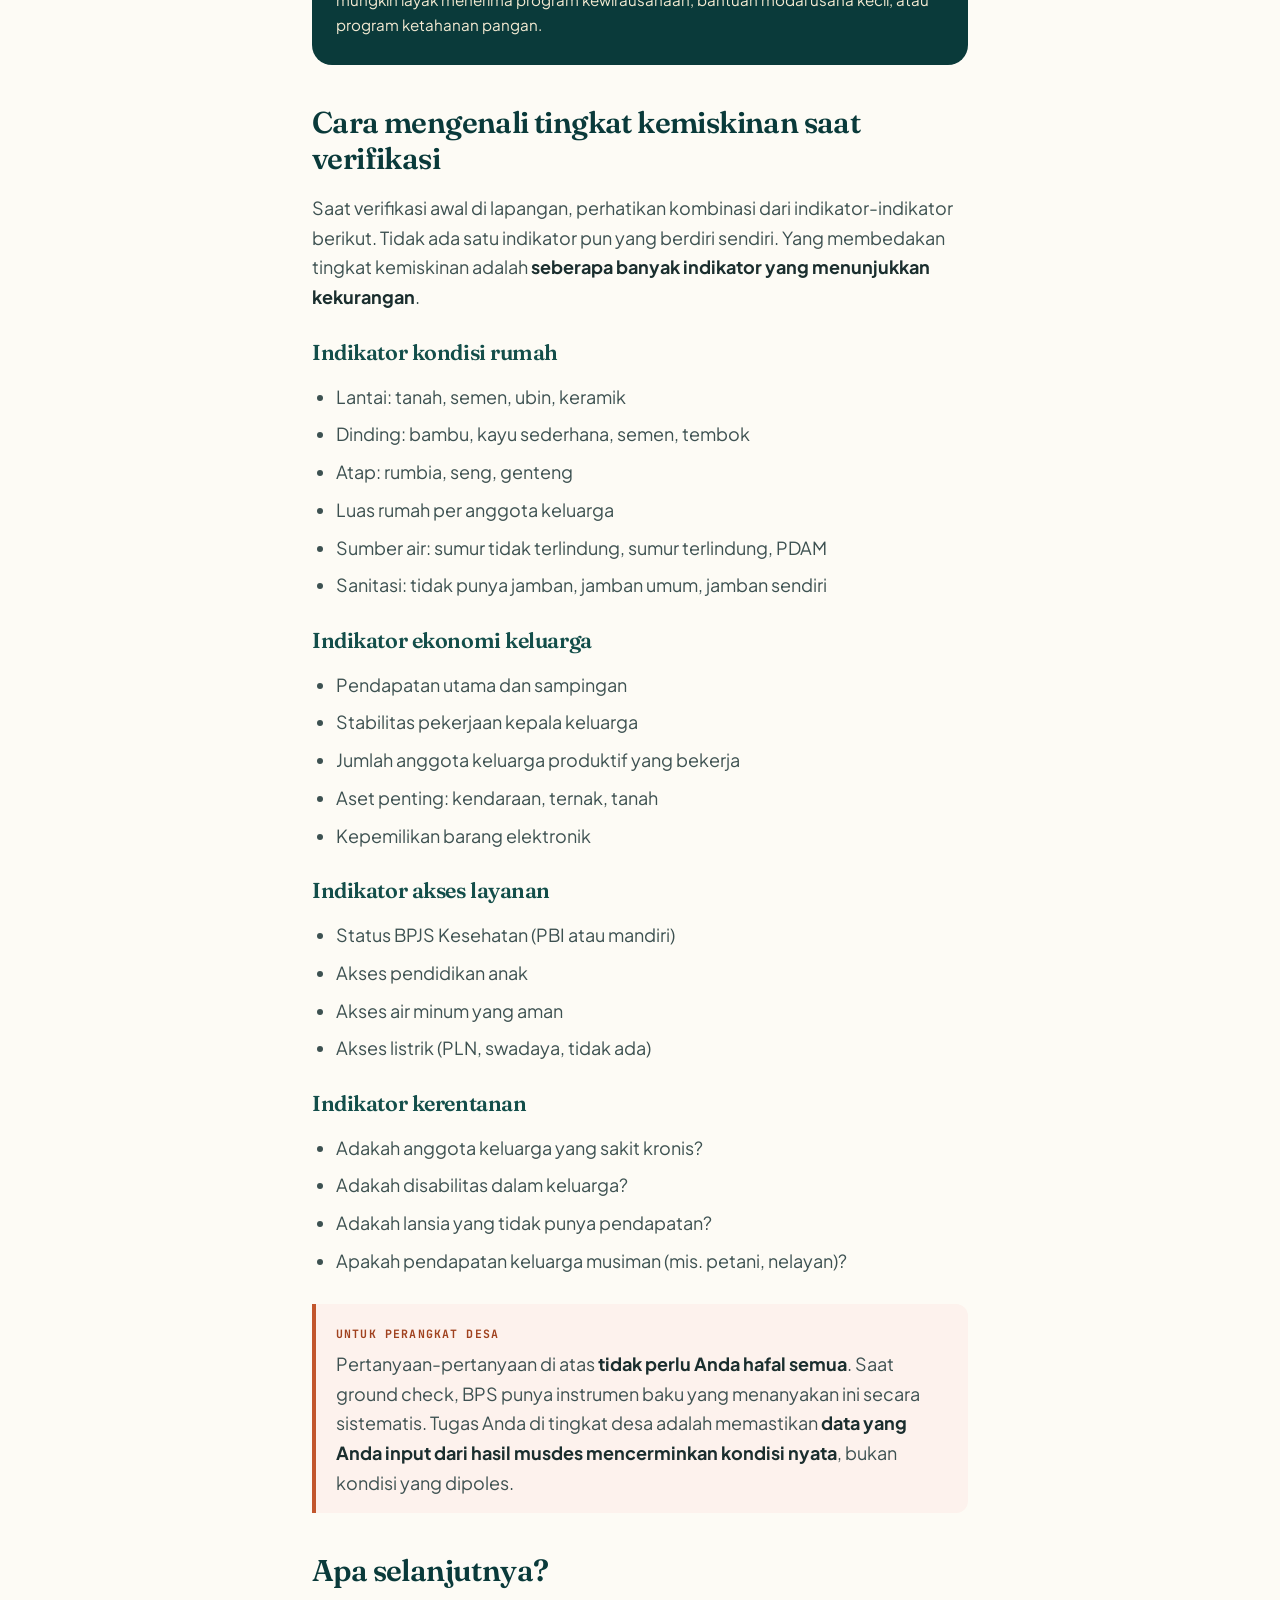
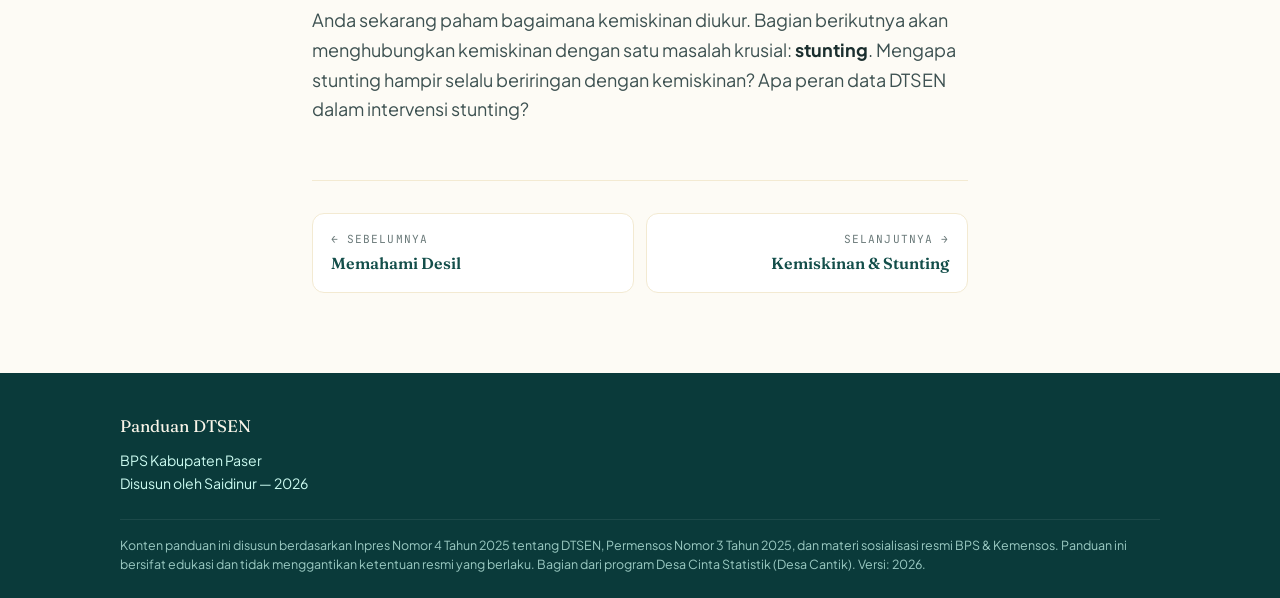
<file: kemiskinan.html>
<!DOCTYPE html>
<html lang="id">
<head>
  <meta charset="UTF-8">
  <meta name="viewport" content="width=device-width, initial-scale=1.0">
  <title>Indikator Kemiskinan — Panduan DTSEN</title>
  <meta name="description" content="Penjelasan tentang garis kemiskinan, kemiskinan ekstrem, indikator multidimensi, dan beda 'miskin' dengan 'rentan miskin'.">
  <link rel="preconnect" href="https://fonts.googleapis.com">
  <link rel="preconnect" href="https://fonts.gstatic.com" crossorigin>
  <link href="https://fonts.googleapis.com/css2?family=Fraunces:ital,opsz,wght@0,9..144,400..700;1,9..144,400..700&family=Plus+Jakarta+Sans:wght@400;500;600;700&family=JetBrains+Mono:wght@400;600&display=swap" rel="stylesheet">
  <link rel="stylesheet" href="assets/css/styles.css">
</head>
<body>
  <header class="site-header">
    <div class="site-header__inner">
      <a href="index.html" class="site-header__brand">
        <span class="site-header__logo" aria-label="Logo BPS"><img src="assets/img/logo-bps.png" alt="Logo Badan Pusat Statistik"></span>
        <div>
          <div class="site-header__title">Panduan DTSEN</div>
          <div class="site-header__subtitle">Untuk Desa</div>
        </div>
      </a>
      <button class="menu-toggle" aria-label="Buka menu" aria-expanded="false">
        <span class="menu-toggle__icon"><span></span></span>
        Menu
      </button>
    </div>
  </header>

  <div class="site-nav__overlay" aria-hidden="true"></div>
  <nav class="site-nav" aria-label="Navigasi utama">
    <ul class="site-nav__list">
      <li class="site-nav__item"><a href="index.html" class="site-nav__link"><span class="site-nav__num">00</span>Beranda</a></li>
      <li class="site-nav__item"><a href="dtsen.html" class="site-nav__link"><span class="site-nav__num">01</span>DTSEN dalam 5 Menit</a></li>
      <li class="site-nav__item"><a href="desil.html" class="site-nav__link"><span class="site-nav__num">02</span>Memahami Desil</a></li>
      <li class="site-nav__item"><a href="kemiskinan.html" class="site-nav__link is-active"><span class="site-nav__num">03</span>Indikator Kemiskinan</a></li>
      <li class="site-nav__item"><a href="stunting.html" class="site-nav__link"><span class="site-nav__num">04</span>Kemiskinan &amp; Stunting</a></li>
      <li class="site-nav__item"><a href="musdes.html" class="site-nav__link"><span class="site-nav__num">05</span>Panduan Musdes</a></li>
      <li class="site-nav__item"><a href="pemanfaatan.html" class="site-nav__link"><span class="site-nav__num">06</span>Pemanfaatan di Desa</a></li>
      <li class="site-nav__item"><a href="dinamis.html" class="site-nav__link"><span class="site-nav__num">07</span>DTSEN itu Dinamis</a></li>
      <li class="site-nav__item"><a href="tanya-jawab.html" class="site-nav__link"><span class="site-nav__num">08</span>Tanya-Jawab &amp; Glosarium</a></li>
    </ul>
  </nav>

  <section class="page-hero">
    <div class="container">
      <div class="page-hero__inner">
        <div class="page-hero__eyebrow">Bagian 03</div>
        <h1>Indikator Kemiskinan</h1>
        <p class="page-hero__lead">Apa sebenarnya yang membuat sebuah keluarga dianggap miskin dalam DTSEN? Bagian ini menjelaskan konsep kemiskinan secara teknis, supaya keputusan di musdes bisa lebih objektif.</p>
        <div class="page-hero__meta">
          <span class="page-hero__meta-item">Estimasi 7 menit baca</span>
          <span class="page-hero__meta-item">Bagian terpanjang</span>
        </div>
      </div>
    </div>
  </section>

  <main>
    <div class="container">
      <div class="prose">

        <h2>Mengapa konsep kemiskinan perlu dipahami?</h2>
        <p>Setiap orang yang tinggal di desa biasanya tahu siapa yang miskin dan siapa yang tidak. Tetangga, RT, kader posyandu, kepala dusun &mdash; semua punya intuisi yang baik tentang ini. Tetapi <strong>intuisi saja tidak cukup</strong> untuk pengambilan keputusan formal.</p>

        <p>Ada beberapa alasan:</p>
        <ul>
          <li>Intuisi sering dipengaruhi hubungan sosial: yang dekat dengan kita terlihat lebih layak dibantu</li>
          <li>Kondisi yang terlihat tidak selalu mencerminkan kondisi sebenarnya: ada yang tampak sederhana tetapi punya tabungan besar; ada yang punya rumah bagus tetapi terlilit utang berat</li>
          <li>Tanpa kriteria yang jelas, keputusan musdes bisa menjadi arena negosiasi sosial, bukan musyawarah berbasis fakta</li>
        </ul>

        <p>Itulah mengapa pemerintah punya <strong>indikator-indikator resmi</strong> yang dipakai untuk menentukan kemiskinan. Mari kita pahami satu per satu.</p>

        <h2>Garis kemiskinan menurut BPS</h2>
        <p>Indikator paling klasik adalah <strong>Garis Kemiskinan</strong> (GK) yang dihitung BPS setiap semester. Garis kemiskinan adalah <strong>jumlah pengeluaran minimum</strong> yang dibutuhkan seseorang untuk memenuhi kebutuhan dasar makanan dan non-makanan.</p>

        <p>Konsep ini sederhana: kalau pengeluaran Anda per bulan di bawah garis kemiskinan, Anda dianggap miskin secara statistik. Kalau di atas, Anda dianggap tidak miskin.</p>

        <p>Garis kemiskinan terdiri dari dua komponen:</p>
        <ul>
          <li><strong>Garis Kemiskinan Makanan (GKM)</strong> &mdash; pengeluaran minimum untuk memenuhi kebutuhan kalori 2.100 kkal per hari</li>
          <li><strong>Garis Kemiskinan Non-Makanan (GKNM)</strong> &mdash; pengeluaran minimum untuk perumahan, sandang, pendidikan, kesehatan, dan kebutuhan dasar lainnya</li>
        </ul>

        <div class="callout">
          <span class="callout__label">Catatan Penting</span>
          <p style="margin-bottom: 0;">Garis kemiskinan <strong>berbeda di setiap daerah</strong> dan diperbarui setiap semester (Maret dan September). Garis kemiskinan di Jakarta lebih tinggi daripada di Kalimantan Timur, karena harga kebutuhan dasar di Jakarta lebih mahal. Untuk angka terbaru di Kaltim atau Paser, rujuk pada publikasi BPS Provinsi Kalimantan Timur atau BPS Kabupaten Paser.</p>
        </div>

        <h2>Kemiskinan ekstrem</h2>
        <p>Di bawah kategori "miskin biasa", ada kategori yang lebih parah lagi: <strong>kemiskinan ekstrem</strong>.</p>

        <p>Kemiskinan ekstrem adalah kondisi seseorang dengan pengeluaran <strong>kurang dari sekitar Rp 12.000 per orang per hari</strong> berdasarkan ukuran Bank Dunia (Purchasing Power Parity USD 2,15 per hari). Pemerintah Indonesia menargetkan penghapusan kemiskinan ekstrem.</p>

        <p>Penanda kondisi kemiskinan ekstrem yang biasa terlihat di lapangan:</p>
        <ul>
          <li>Tidak makan tiga kali sehari secara konsisten</li>
          <li>Anak-anak putus sekolah karena tidak mampu</li>
          <li>Tidak punya akses sanitasi sama sekali (tidak punya jamban)</li>
          <li>Rumah tidak layak huni (atap bocor, dinding bambu/anyaman, lantai tanah)</li>
          <li>Tidak punya akses air bersih</li>
          <li>Bekerja serabutan tanpa pendapatan tetap</li>
        </ul>

        <p>Keluarga dalam kondisi kemiskinan ekstrem biasanya berada di <strong>desil 1</strong> dalam DTSEN, dan menjadi prioritas utama berbagai program bantuan.</p>

        <h2>Kemiskinan tidak hanya tentang uang</h2>
        <p>Salah satu kemajuan penting dalam pengukuran kemiskinan modern adalah konsep <strong>kemiskinan multidimensi</strong>. Konsep ini mengakui bahwa kemiskinan bukan hanya soal pendapatan, tetapi juga tentang kekurangan akses pada hal-hal mendasar lainnya.</p>

        <p>Indeks Kemiskinan Multidimensi (IKM) yang diadaptasi BPS dan Bappenas mengukur kekurangan dalam tiga dimensi besar:</p>

        <h3>Dimensi 1: Kesehatan</h3>
        <ul>
          <li>Kematian anak balita</li>
          <li>Kekurangan gizi (stunting, wasting)</li>
          <li>Akses ke layanan kesehatan</li>
          <li>Kepemilikan jaminan kesehatan</li>
        </ul>

        <h3>Dimensi 2: Pendidikan</h3>
        <ul>
          <li>Lama bersekolah anggota keluarga</li>
          <li>Anak putus sekolah</li>
          <li>Akses pendidikan dasar yang tuntas</li>
        </ul>

        <h3>Dimensi 3: Standar Hidup</h3>
        <ul>
          <li>Akses air minum yang aman</li>
          <li>Akses sanitasi yang layak</li>
          <li>Sumber penerangan (listrik)</li>
          <li>Bahan bakar memasak yang layak</li>
          <li>Kondisi atap, dinding, dan lantai rumah</li>
          <li>Kepemilikan aset (tabungan, kendaraan, alat rumah tangga)</li>
        </ul>

        <div class="callout callout--warning">
          <span class="callout__label">Mengapa Ini Penting</span>
          <p style="margin-bottom: 0;">Sebuah keluarga bisa saja punya pendapatan sedikit di atas garis kemiskinan, tetapi <strong>kekurangan banyak hal</strong> dalam hidupnya: anak putus sekolah, tidak punya jamban, atap bocor, kepala keluarga sakit kronis. Dalam pengukuran multidimensi, keluarga ini tetap dianggap miskin meski "secara uang" tidak miskin. DTSEN mempertimbangkan dimensi-dimensi ini.</p>
        </div>

        <h2>"Miskin" vs "Rentan Miskin"</h2>
        <p>Ini istilah yang sering tertukar. Mari kita perjelas:</p>

        <table class="compare">
          <thead>
            <tr>
              <th style="width: 30%;">Kategori</th>
              <th>Karakteristik</th>
            </tr>
          </thead>
          <tbody>
            <tr>
              <td><strong>Miskin Ekstrem</strong></td>
              <td>Pengeluaran jauh di bawah garis kemiskinan; sering kekurangan kebutuhan dasar yang paling pokok. Setara desil 1.</td>
            </tr>
            <tr>
              <td><strong>Miskin</strong></td>
              <td>Pengeluaran di bawah garis kemiskinan, tetapi tidak ekstrem. Setara desil 2.</td>
            </tr>
            <tr>
              <td><strong>Rentan Miskin</strong></td>
              <td>Pengeluaran sedikit di atas garis kemiskinan (sekitar 1 sampai 1,5 kali GK). Mereka tidak masuk kategori miskin secara teknis, tetapi sangat <strong>rentan jatuh ke jurang kemiskinan</strong> jika ada guncangan: PHK, sakit, gagal panen, bencana. Setara desil 3 dan 4.</td>
            </tr>
            <tr>
              <td><strong>Hampir Mampu</strong></td>
              <td>Pengeluaran lebih dari 1,5 kali garis kemiskinan, tetapi belum tergolong kelas menengah. Setara desil 5 dan 6.</td>
            </tr>
            <tr>
              <td><strong>Mampu</strong></td>
              <td>Setara desil 7 ke atas. Tidak menjadi sasaran bantuan sosial reguler.</td>
            </tr>
          </tbody>
        </table>

        <p>Kategori "rentan miskin" sering terabaikan dalam musdes. Padahal mereka <strong>sangat penting diperhatikan</strong>. Sedikit guncangan saja, mereka bisa jatuh ke kategori miskin. Pemerintah punya berbagai program preventif untuk kelompok ini.</p>

        <div class="case-study">
          <div class="case-study__label">Studi Kasus</div>
          <h3>Keluarga Bu Sumiati: Rentan, bukan Miskin</h3>
          <p>Bu Sumiati di salah satu desa di Kabupaten Paser punya warung kelontong kecil dengan pendapatan bersih sekitar Rp 2,5 juta per bulan. Keluarga ada 4 orang. Rumah semi-permanen dengan kondisi cukup baik. Dua anak masih sekolah.</p>
          <p>Bu Sumiati <strong>tidak miskin</strong> secara teknis. Pengeluarannya di atas garis kemiskinan. Tetapi kalau warungnya tutup karena sakit atau bangkrut, dalam 2-3 bulan keluarga ini bisa jatuh ke kategori miskin.</p>
          <p>Bu Sumiati adalah <strong>kategori "rentan miskin"</strong>. Mereka tidak menerima PKH, tetapi mungkin layak menerima program kewirausahaan, bantuan modal usaha kecil, atau program ketahanan pangan.</p>
        </div>

        <h2>Cara mengenali tingkat kemiskinan saat verifikasi</h2>
        <p>Saat verifikasi awal di lapangan, perhatikan kombinasi dari indikator-indikator berikut. Tidak ada satu indikator pun yang berdiri sendiri. Yang membedakan tingkat kemiskinan adalah <strong>seberapa banyak indikator yang menunjukkan kekurangan</strong>.</p>

        <h3>Indikator kondisi rumah</h3>
        <ul>
          <li>Lantai: tanah, semen, ubin, keramik</li>
          <li>Dinding: bambu, kayu sederhana, semen, tembok</li>
          <li>Atap: rumbia, seng, genteng</li>
          <li>Luas rumah per anggota keluarga</li>
          <li>Sumber air: sumur tidak terlindung, sumur terlindung, PDAM</li>
          <li>Sanitasi: tidak punya jamban, jamban umum, jamban sendiri</li>
        </ul>

        <h3>Indikator ekonomi keluarga</h3>
        <ul>
          <li>Pendapatan utama dan sampingan</li>
          <li>Stabilitas pekerjaan kepala keluarga</li>
          <li>Jumlah anggota keluarga produktif yang bekerja</li>
          <li>Aset penting: kendaraan, ternak, tanah</li>
          <li>Kepemilikan barang elektronik</li>
        </ul>

        <h3>Indikator akses layanan</h3>
        <ul>
          <li>Status BPJS Kesehatan (PBI atau mandiri)</li>
          <li>Akses pendidikan anak</li>
          <li>Akses air minum yang aman</li>
          <li>Akses listrik (PLN, swadaya, tidak ada)</li>
        </ul>

        <h3>Indikator kerentanan</h3>
        <ul>
          <li>Adakah anggota keluarga yang sakit kronis?</li>
          <li>Adakah disabilitas dalam keluarga?</li>
          <li>Adakah lansia yang tidak punya pendapatan?</li>
          <li>Apakah pendapatan keluarga musiman (mis. petani, nelayan)?</li>
        </ul>

        <div class="callout callout--important">
          <span class="callout__label">Untuk Perangkat Desa</span>
          <p style="margin-bottom: 0;">Pertanyaan-pertanyaan di atas <strong>tidak perlu Anda hafal semua</strong>. Saat ground check, BPS punya instrumen baku yang menanyakan ini secara sistematis. Tugas Anda di tingkat desa adalah memastikan <strong>data yang Anda input dari hasil musdes mencerminkan kondisi nyata</strong>, bukan kondisi yang dipoles.</p>
        </div>

        <h2>Apa selanjutnya?</h2>
        <p>Anda sekarang paham bagaimana kemiskinan diukur. Bagian berikutnya akan menghubungkan kemiskinan dengan satu masalah krusial: <strong>stunting</strong>. Mengapa stunting hampir selalu beriringan dengan kemiskinan? Apa peran data DTSEN dalam intervensi stunting?</p>

        <nav class="page-nav" aria-label="Navigasi halaman">
          <a href="desil.html" class="page-nav__link">
            <span class="page-nav__direction">&larr; Sebelumnya</span>
            <span class="page-nav__title">Memahami Desil</span>
          </a>
          <a href="stunting.html" class="page-nav__link page-nav__link--next">
            <span class="page-nav__direction">Selanjutnya &rarr;</span>
            <span class="page-nav__title">Kemiskinan &amp; Stunting</span>
          </a>
        </nav>
      </div>
    </div>
  </main>

  <footer class="site-footer">
    <div class="site-footer__inner">
      <div class="site-footer__credit">Panduan DTSEN</div>
      <div class="site-footer__org">BPS Kabupaten Paser<br>Disusun oleh Saidinur &mdash; 2026</div>
      <div class="site-footer__disclaimer">Konten panduan ini disusun berdasarkan Inpres Nomor 4 Tahun 2025 tentang DTSEN, Permensos Nomor 3 Tahun 2025, dan materi sosialisasi resmi BPS &amp; Kemensos. Panduan ini bersifat edukasi dan tidak menggantikan ketentuan resmi yang berlaku. Bagian dari program Desa Cinta Statistik (Desa Cantik). Versi: 2026.</div>
    </div>
  </footer>
  <script src="assets/js/main.js"></script>
</body>
</html>
</file>
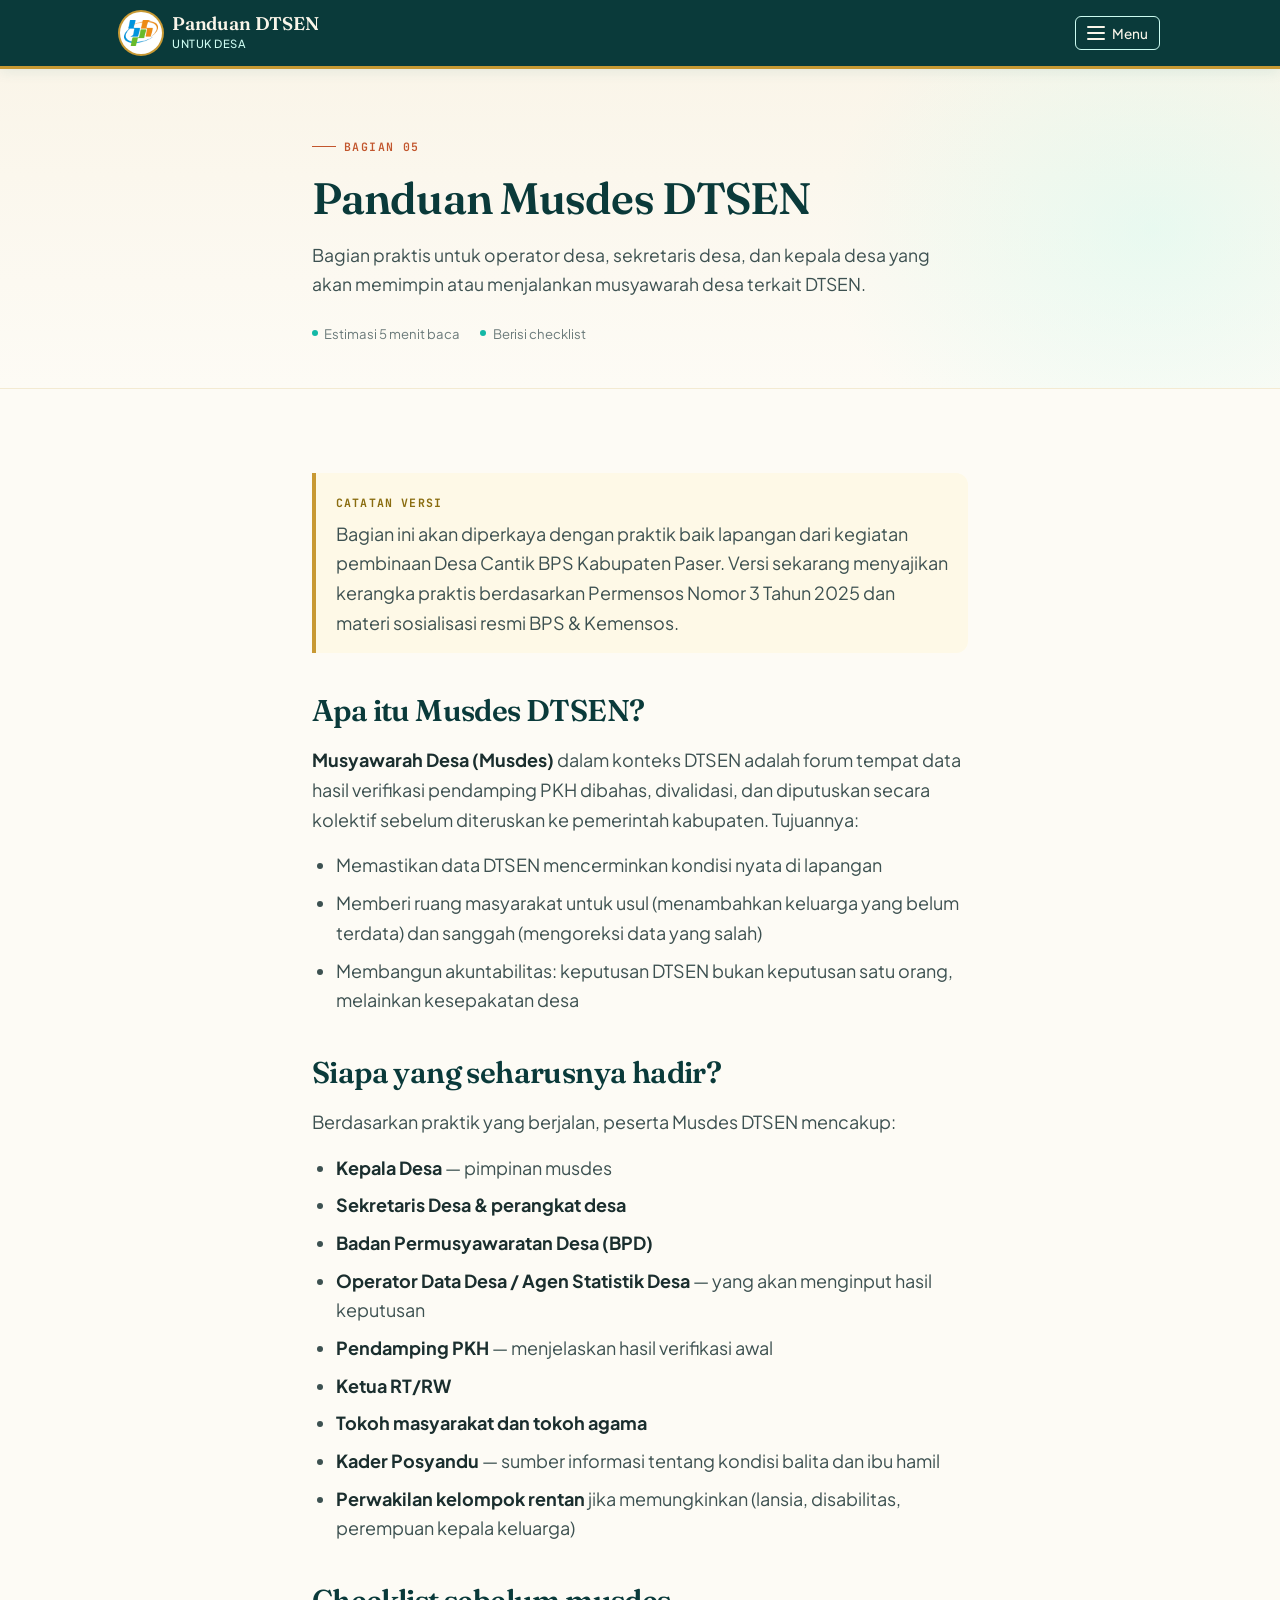
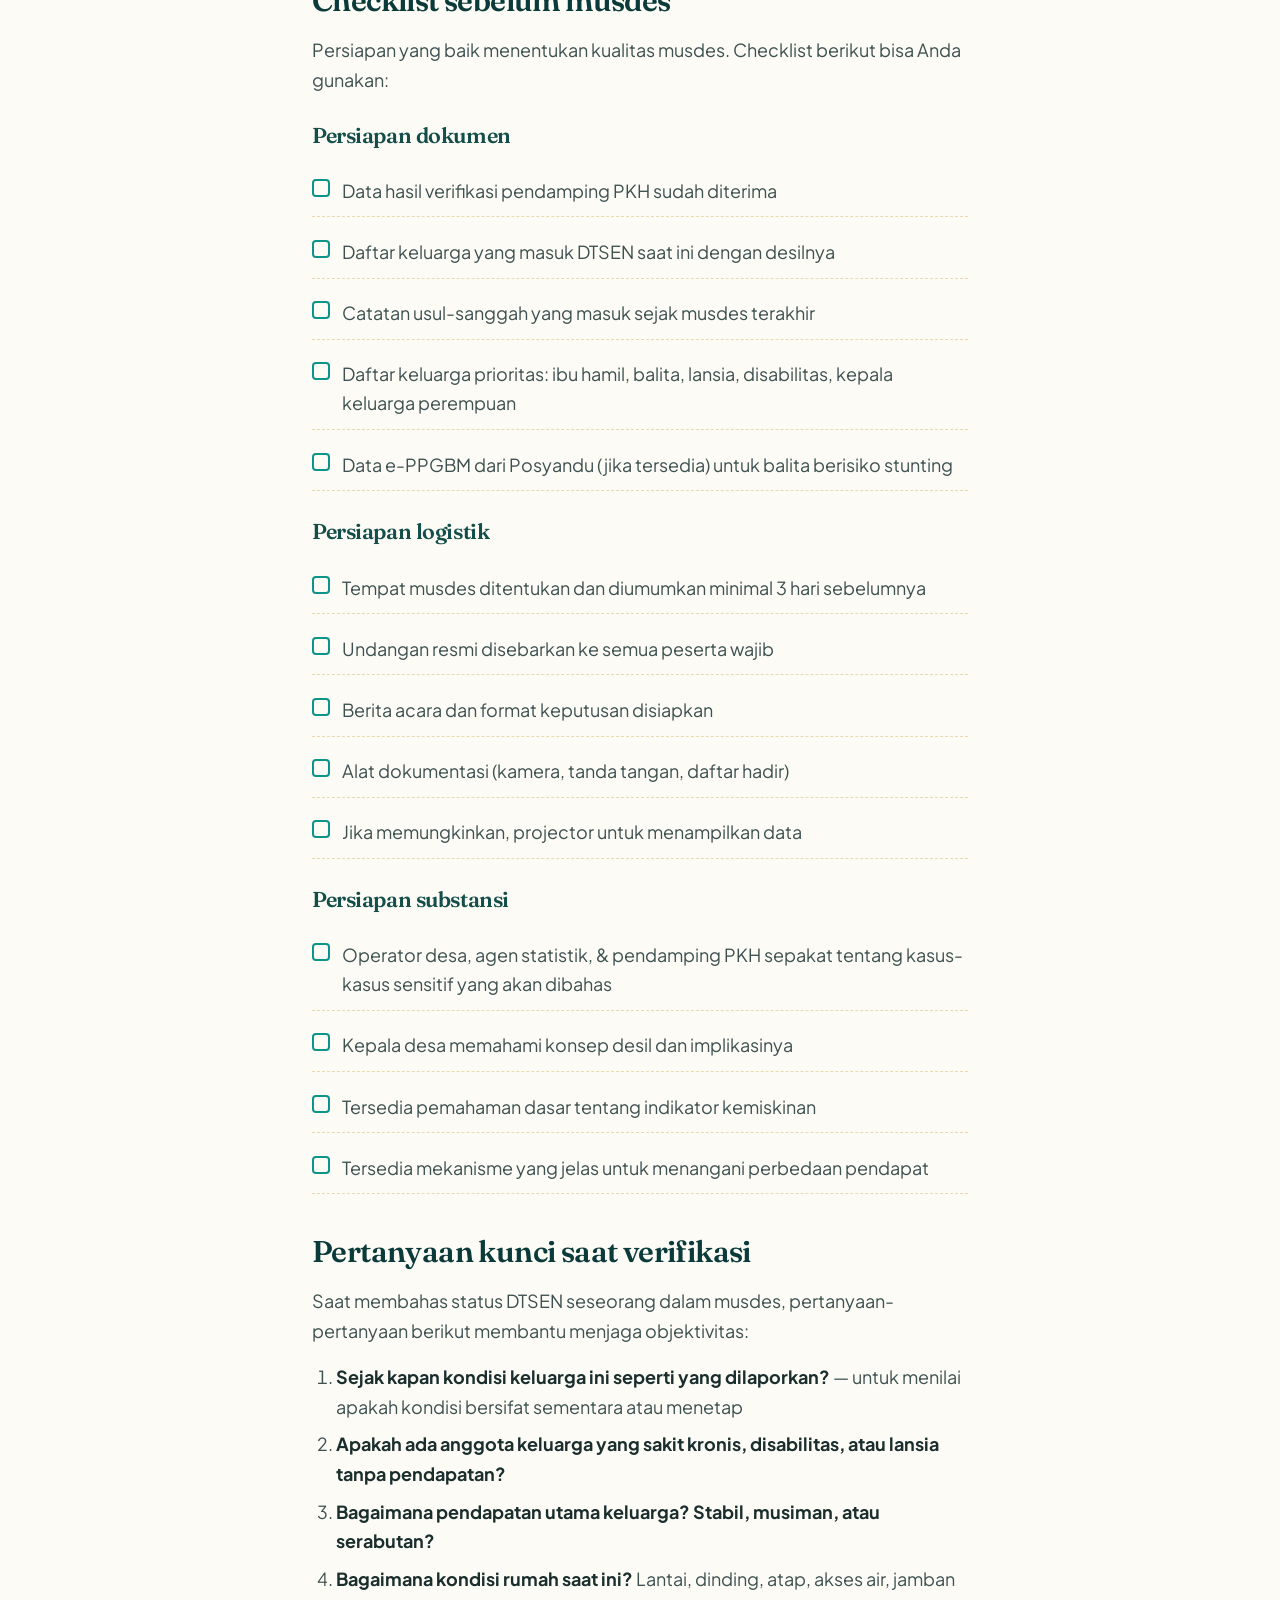
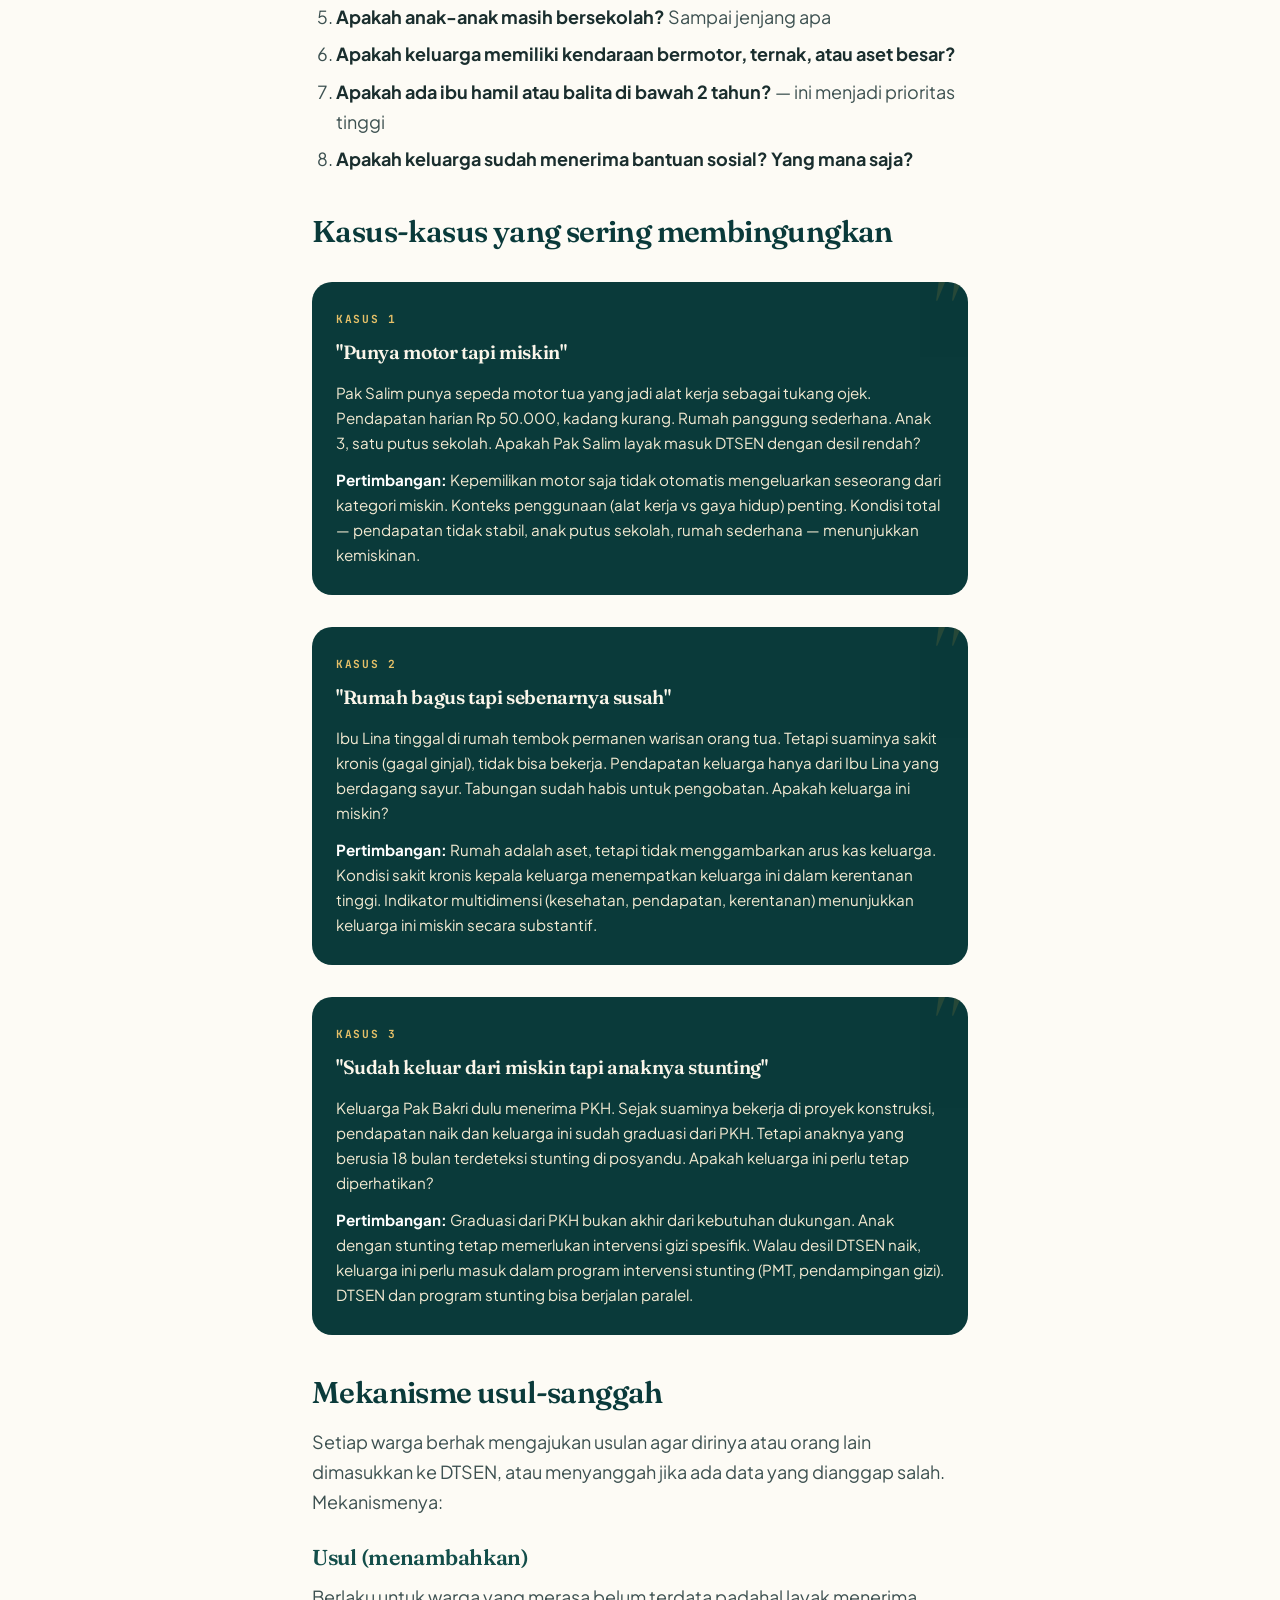
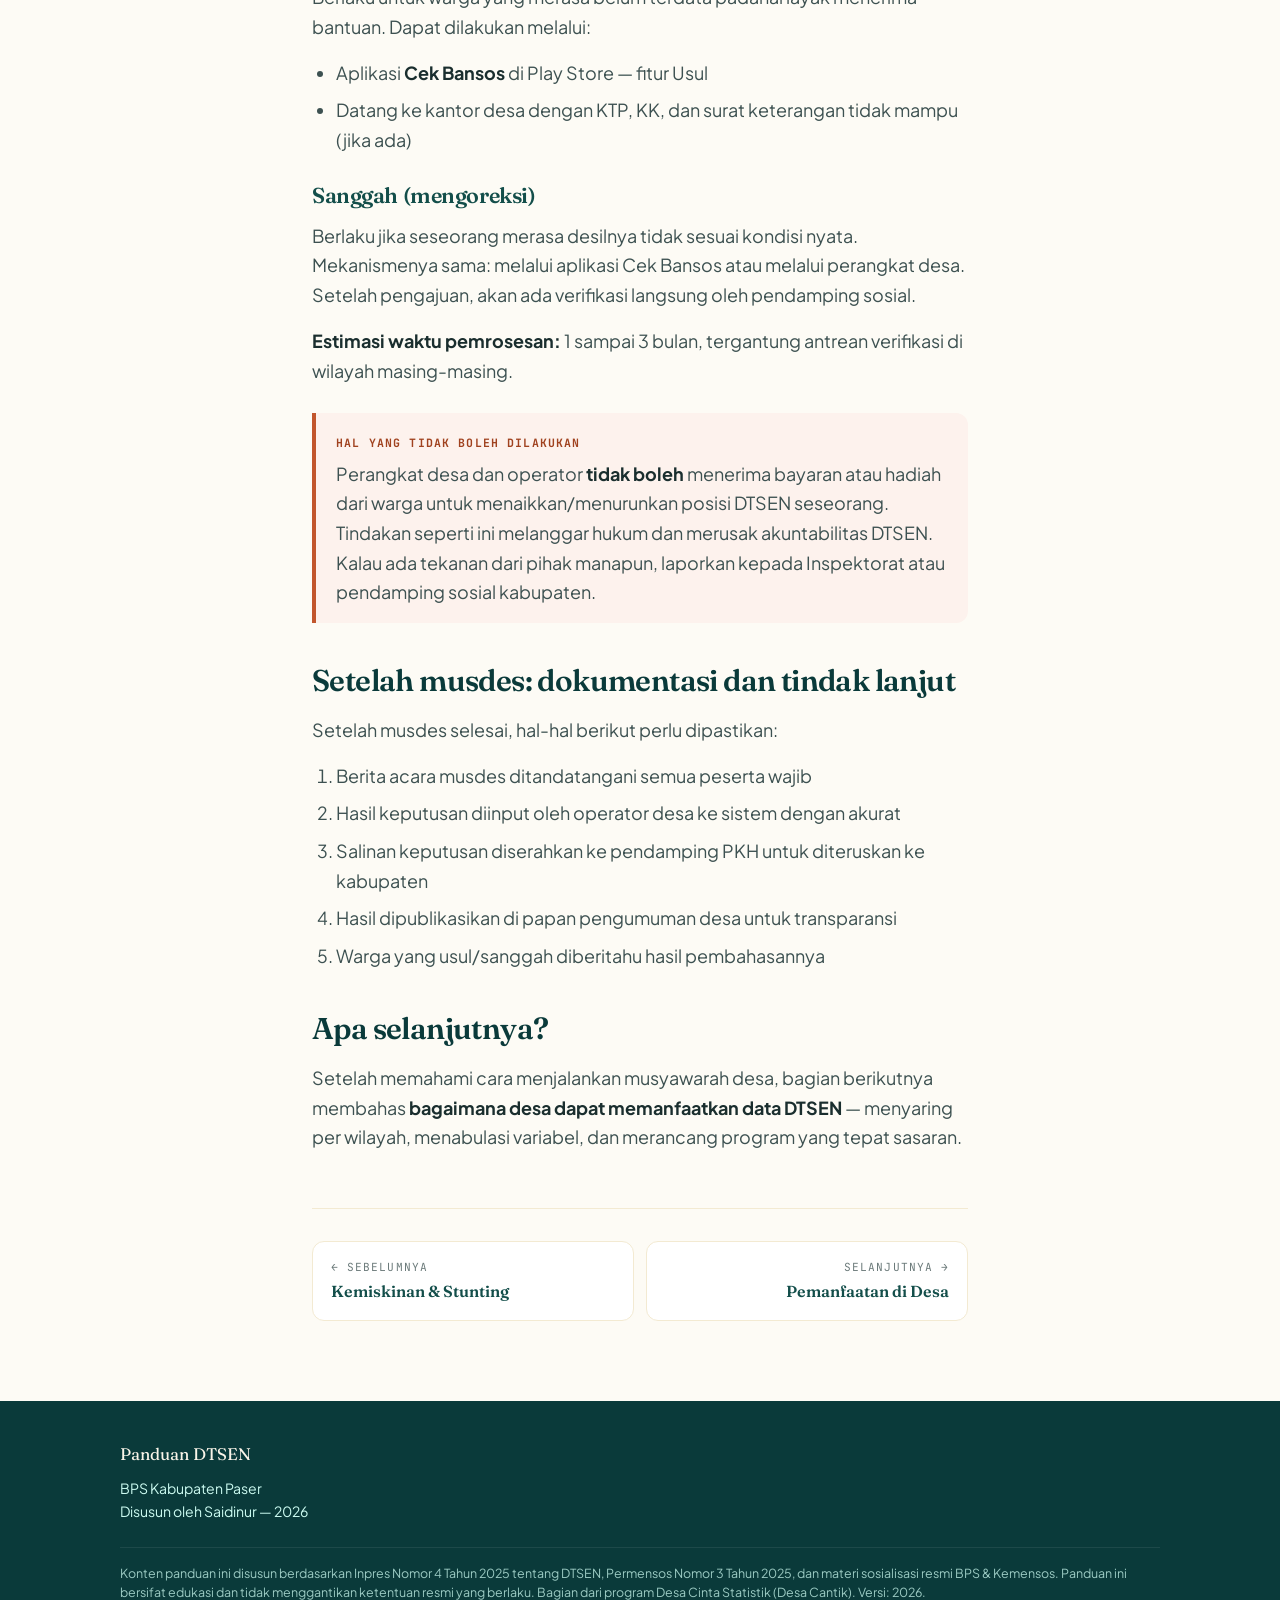
<file: musdes.html>
<!DOCTYPE html>
<html lang="id">
<head>
  <meta charset="UTF-8">
  <meta name="viewport" content="width=device-width, initial-scale=1.0">
  <title>Panduan Musdes — Panduan DTSEN</title>
  <meta name="description" content="Checklist sebelum musyawarah desa, cara menangani usul-sanggah DTSEN, dan kasus yang sering membingungkan.">
  <link rel="preconnect" href="https://fonts.googleapis.com">
  <link rel="preconnect" href="https://fonts.gstatic.com" crossorigin>
  <link href="https://fonts.googleapis.com/css2?family=Fraunces:ital,opsz,wght@0,9..144,400..700;1,9..144,400..700&family=Plus+Jakarta+Sans:wght@400;500;600;700&family=JetBrains+Mono:wght@400;600&display=swap" rel="stylesheet">
  <link rel="stylesheet" href="assets/css/styles.css">
</head>
<body>
  <header class="site-header">
    <div class="site-header__inner">
      <a href="index.html" class="site-header__brand">
        <span class="site-header__logo" aria-label="Logo BPS"><img src="assets/img/logo-bps.png" alt="Logo Badan Pusat Statistik"></span>
        <div>
          <div class="site-header__title">Panduan DTSEN</div>
          <div class="site-header__subtitle">Untuk Desa</div>
        </div>
      </a>
      <button class="menu-toggle" aria-label="Buka menu" aria-expanded="false">
        <span class="menu-toggle__icon"><span></span></span>
        Menu
      </button>
    </div>
  </header>

  <div class="site-nav__overlay" aria-hidden="true"></div>
  <nav class="site-nav" aria-label="Navigasi utama">
    <ul class="site-nav__list">
      <li class="site-nav__item"><a href="index.html" class="site-nav__link"><span class="site-nav__num">00</span>Beranda</a></li>
      <li class="site-nav__item"><a href="dtsen.html" class="site-nav__link"><span class="site-nav__num">01</span>DTSEN dalam 5 Menit</a></li>
      <li class="site-nav__item"><a href="desil.html" class="site-nav__link"><span class="site-nav__num">02</span>Memahami Desil</a></li>
      <li class="site-nav__item"><a href="kemiskinan.html" class="site-nav__link"><span class="site-nav__num">03</span>Indikator Kemiskinan</a></li>
      <li class="site-nav__item"><a href="stunting.html" class="site-nav__link"><span class="site-nav__num">04</span>Kemiskinan &amp; Stunting</a></li>
      <li class="site-nav__item"><a href="musdes.html" class="site-nav__link is-active"><span class="site-nav__num">05</span>Panduan Musdes</a></li>
      <li class="site-nav__item"><a href="pemanfaatan.html" class="site-nav__link"><span class="site-nav__num">06</span>Pemanfaatan di Desa</a></li>
      <li class="site-nav__item"><a href="dinamis.html" class="site-nav__link"><span class="site-nav__num">07</span>DTSEN itu Dinamis</a></li>
      <li class="site-nav__item"><a href="tanya-jawab.html" class="site-nav__link"><span class="site-nav__num">08</span>Tanya-Jawab &amp; Glosarium</a></li>
    </ul>
  </nav>

  <section class="page-hero">
    <div class="container">
      <div class="page-hero__inner">
        <div class="page-hero__eyebrow">Bagian 05</div>
        <h1>Panduan Musdes DTSEN</h1>
        <p class="page-hero__lead">Bagian praktis untuk operator desa, sekretaris desa, dan kepala desa yang akan memimpin atau menjalankan musyawarah desa terkait DTSEN.</p>
        <div class="page-hero__meta">
          <span class="page-hero__meta-item">Estimasi 5 menit baca</span>
          <span class="page-hero__meta-item">Berisi checklist</span>
        </div>
      </div>
    </div>
  </section>

  <main>
    <div class="container">
      <div class="prose">

        <div class="callout callout--warning">
          <span class="callout__label">Catatan Versi</span>
          <p style="margin-bottom: 0;">Bagian ini akan diperkaya dengan praktik baik lapangan dari kegiatan pembinaan Desa Cantik BPS Kabupaten Paser. Versi sekarang menyajikan kerangka praktis berdasarkan Permensos Nomor 3 Tahun 2025 dan materi sosialisasi resmi BPS &amp; Kemensos.</p>
        </div>

        <h2>Apa itu Musdes DTSEN?</h2>
        <p><strong>Musyawarah Desa (Musdes)</strong> dalam konteks DTSEN adalah forum tempat data hasil verifikasi pendamping PKH dibahas, divalidasi, dan diputuskan secara kolektif sebelum diteruskan ke pemerintah kabupaten. Tujuannya:</p>

        <ul>
          <li>Memastikan data DTSEN mencerminkan kondisi nyata di lapangan</li>
          <li>Memberi ruang masyarakat untuk usul (menambahkan keluarga yang belum terdata) dan sanggah (mengoreksi data yang salah)</li>
          <li>Membangun akuntabilitas: keputusan DTSEN bukan keputusan satu orang, melainkan kesepakatan desa</li>
        </ul>

        <h2>Siapa yang seharusnya hadir?</h2>
        <p>Berdasarkan praktik yang berjalan, peserta Musdes DTSEN mencakup:</p>

        <ul>
          <li><strong>Kepala Desa</strong> &mdash; pimpinan musdes</li>
          <li><strong>Sekretaris Desa &amp; perangkat desa</strong></li>
          <li><strong>Badan Permusyawaratan Desa (BPD)</strong></li>
          <li><strong>Operator Data Desa / Agen Statistik Desa</strong> &mdash; yang akan menginput hasil keputusan</li>
          <li><strong>Pendamping PKH</strong> &mdash; menjelaskan hasil verifikasi awal</li>
          <li><strong>Ketua RT/RW</strong></li>
          <li><strong>Tokoh masyarakat dan tokoh agama</strong></li>
          <li><strong>Kader Posyandu</strong> &mdash; sumber informasi tentang kondisi balita dan ibu hamil</li>
          <li><strong>Perwakilan kelompok rentan</strong> jika memungkinkan (lansia, disabilitas, perempuan kepala keluarga)</li>
        </ul>

        <h2>Checklist sebelum musdes</h2>
        <p>Persiapan yang baik menentukan kualitas musdes. Checklist berikut bisa Anda gunakan:</p>

        <h3>Persiapan dokumen</h3>
        <ul class="checklist">
          <li>Data hasil verifikasi pendamping PKH sudah diterima</li>
          <li>Daftar keluarga yang masuk DTSEN saat ini dengan desilnya</li>
          <li>Catatan usul-sanggah yang masuk sejak musdes terakhir</li>
          <li>Daftar keluarga prioritas: ibu hamil, balita, lansia, disabilitas, kepala keluarga perempuan</li>
          <li>Data e-PPGBM dari Posyandu (jika tersedia) untuk balita berisiko stunting</li>
        </ul>

        <h3>Persiapan logistik</h3>
        <ul class="checklist">
          <li>Tempat musdes ditentukan dan diumumkan minimal 3 hari sebelumnya</li>
          <li>Undangan resmi disebarkan ke semua peserta wajib</li>
          <li>Berita acara dan format keputusan disiapkan</li>
          <li>Alat dokumentasi (kamera, tanda tangan, daftar hadir)</li>
          <li>Jika memungkinkan, projector untuk menampilkan data</li>
        </ul>

        <h3>Persiapan substansi</h3>
        <ul class="checklist">
          <li>Operator desa, agen statistik, &amp; pendamping PKH sepakat tentang kasus-kasus sensitif yang akan dibahas</li>
          <li>Kepala desa memahami konsep desil dan implikasinya</li>
          <li>Tersedia pemahaman dasar tentang indikator kemiskinan</li>
          <li>Tersedia mekanisme yang jelas untuk menangani perbedaan pendapat</li>
        </ul>

        <h2>Pertanyaan kunci saat verifikasi</h2>
        <p>Saat membahas status DTSEN seseorang dalam musdes, pertanyaan-pertanyaan berikut membantu menjaga objektivitas:</p>

        <ol>
          <li><strong>Sejak kapan kondisi keluarga ini seperti yang dilaporkan?</strong> &mdash; untuk menilai apakah kondisi bersifat sementara atau menetap</li>
          <li><strong>Apakah ada anggota keluarga yang sakit kronis, disabilitas, atau lansia tanpa pendapatan?</strong></li>
          <li><strong>Bagaimana pendapatan utama keluarga? Stabil, musiman, atau serabutan?</strong></li>
          <li><strong>Bagaimana kondisi rumah saat ini?</strong> Lantai, dinding, atap, akses air, jamban</li>
          <li><strong>Apakah anak-anak masih bersekolah?</strong> Sampai jenjang apa</li>
          <li><strong>Apakah keluarga memiliki kendaraan bermotor, ternak, atau aset besar?</strong></li>
          <li><strong>Apakah ada ibu hamil atau balita di bawah 2 tahun?</strong> &mdash; ini menjadi prioritas tinggi</li>
          <li><strong>Apakah keluarga sudah menerima bantuan sosial? Yang mana saja?</strong></li>
        </ol>

        <h2>Kasus-kasus yang sering membingungkan</h2>

        <div class="case-study">
          <div class="case-study__label">Kasus 1</div>
          <h3>"Punya motor tapi miskin"</h3>
          <p>Pak Salim punya sepeda motor tua yang jadi alat kerja sebagai tukang ojek. Pendapatan harian Rp 50.000, kadang kurang. Rumah panggung sederhana. Anak 3, satu putus sekolah. Apakah Pak Salim layak masuk DTSEN dengan desil rendah?</p>
          <p><strong>Pertimbangan:</strong> Kepemilikan motor saja tidak otomatis mengeluarkan seseorang dari kategori miskin. Konteks penggunaan (alat kerja vs gaya hidup) penting. Kondisi total &mdash; pendapatan tidak stabil, anak putus sekolah, rumah sederhana &mdash; menunjukkan kemiskinan.</p>
        </div>

        <div class="case-study">
          <div class="case-study__label">Kasus 2</div>
          <h3>"Rumah bagus tapi sebenarnya susah"</h3>
          <p>Ibu Lina tinggal di rumah tembok permanen warisan orang tua. Tetapi suaminya sakit kronis (gagal ginjal), tidak bisa bekerja. Pendapatan keluarga hanya dari Ibu Lina yang berdagang sayur. Tabungan sudah habis untuk pengobatan. Apakah keluarga ini miskin?</p>
          <p><strong>Pertimbangan:</strong> Rumah adalah aset, tetapi tidak menggambarkan arus kas keluarga. Kondisi sakit kronis kepala keluarga menempatkan keluarga ini dalam kerentanan tinggi. Indikator multidimensi (kesehatan, pendapatan, kerentanan) menunjukkan keluarga ini miskin secara substantif.</p>
        </div>

        <div class="case-study">
          <div class="case-study__label">Kasus 3</div>
          <h3>"Sudah keluar dari miskin tapi anaknya stunting"</h3>
          <p>Keluarga Pak Bakri dulu menerima PKH. Sejak suaminya bekerja di proyek konstruksi, pendapatan naik dan keluarga ini sudah graduasi dari PKH. Tetapi anaknya yang berusia 18 bulan terdeteksi stunting di posyandu. Apakah keluarga ini perlu tetap diperhatikan?</p>
          <p><strong>Pertimbangan:</strong> Graduasi dari PKH bukan akhir dari kebutuhan dukungan. Anak dengan stunting tetap memerlukan intervensi gizi spesifik. Walau desil DTSEN naik, keluarga ini perlu masuk dalam program intervensi stunting (PMT, pendampingan gizi). DTSEN dan program stunting bisa berjalan paralel.</p>
        </div>

        <h2>Mekanisme usul-sanggah</h2>
        <p>Setiap warga berhak mengajukan usulan agar dirinya atau orang lain dimasukkan ke DTSEN, atau menyanggah jika ada data yang dianggap salah. Mekanismenya:</p>

        <h3>Usul (menambahkan)</h3>
        <p>Berlaku untuk warga yang merasa belum terdata padahal layak menerima bantuan. Dapat dilakukan melalui:</p>
        <ul>
          <li>Aplikasi <strong>Cek Bansos</strong> di Play Store &mdash; fitur Usul</li>
          <li>Datang ke kantor desa dengan KTP, KK, dan surat keterangan tidak mampu (jika ada)</li>
        </ul>

        <h3>Sanggah (mengoreksi)</h3>
        <p>Berlaku jika seseorang merasa desilnya tidak sesuai kondisi nyata. Mekanismenya sama: melalui aplikasi Cek Bansos atau melalui perangkat desa. Setelah pengajuan, akan ada verifikasi langsung oleh pendamping sosial.</p>

        <p><strong>Estimasi waktu pemrosesan:</strong> 1 sampai 3 bulan, tergantung antrean verifikasi di wilayah masing-masing.</p>

        <div class="callout callout--important">
          <span class="callout__label">Hal yang Tidak Boleh Dilakukan</span>
          <p style="margin-bottom: 0;">Perangkat desa dan operator <strong>tidak boleh</strong> menerima bayaran atau hadiah dari warga untuk menaikkan/menurunkan posisi DTSEN seseorang. Tindakan seperti ini melanggar hukum dan merusak akuntabilitas DTSEN. Kalau ada tekanan dari pihak manapun, laporkan kepada Inspektorat atau pendamping sosial kabupaten.</p>
        </div>

        <h2>Setelah musdes: dokumentasi dan tindak lanjut</h2>
        <p>Setelah musdes selesai, hal-hal berikut perlu dipastikan:</p>

        <ol>
          <li>Berita acara musdes ditandatangani semua peserta wajib</li>
          <li>Hasil keputusan diinput oleh operator desa ke sistem dengan akurat</li>
          <li>Salinan keputusan diserahkan ke pendamping PKH untuk diteruskan ke kabupaten</li>
          <li>Hasil dipublikasikan di papan pengumuman desa untuk transparansi</li>
          <li>Warga yang usul/sanggah diberitahu hasil pembahasannya</li>
        </ol>

        <h2>Apa selanjutnya?</h2>
        <p>Setelah memahami cara menjalankan musyawarah desa, bagian berikutnya membahas <strong>bagaimana desa dapat memanfaatkan data DTSEN</strong> &mdash; menyaring per wilayah, menabulasi variabel, dan merancang program yang tepat sasaran.</p>

        <nav class="page-nav" aria-label="Navigasi halaman">
          <a href="stunting.html" class="page-nav__link">
            <span class="page-nav__direction">&larr; Sebelumnya</span>
            <span class="page-nav__title">Kemiskinan &amp; Stunting</span>
          </a>
          <a href="pemanfaatan.html" class="page-nav__link page-nav__link--next">
            <span class="page-nav__direction">Selanjutnya &rarr;</span>
            <span class="page-nav__title">Pemanfaatan di Desa</span>
          </a>
        </nav>
      </div>
    </div>
  </main>

  <footer class="site-footer">
    <div class="site-footer__inner">
      <div class="site-footer__credit">Panduan DTSEN</div>
      <div class="site-footer__org">BPS Kabupaten Paser<br>Disusun oleh Saidinur &mdash; 2026</div>
      <div class="site-footer__disclaimer">Konten panduan ini disusun berdasarkan Inpres Nomor 4 Tahun 2025 tentang DTSEN, Permensos Nomor 3 Tahun 2025, dan materi sosialisasi resmi BPS &amp; Kemensos. Panduan ini bersifat edukasi dan tidak menggantikan ketentuan resmi yang berlaku. Bagian dari program Desa Cinta Statistik (Desa Cantik). Versi: 2026.</div>
    </div>
  </footer>
  <script src="assets/js/main.js"></script>
</body>
</html>
</file>
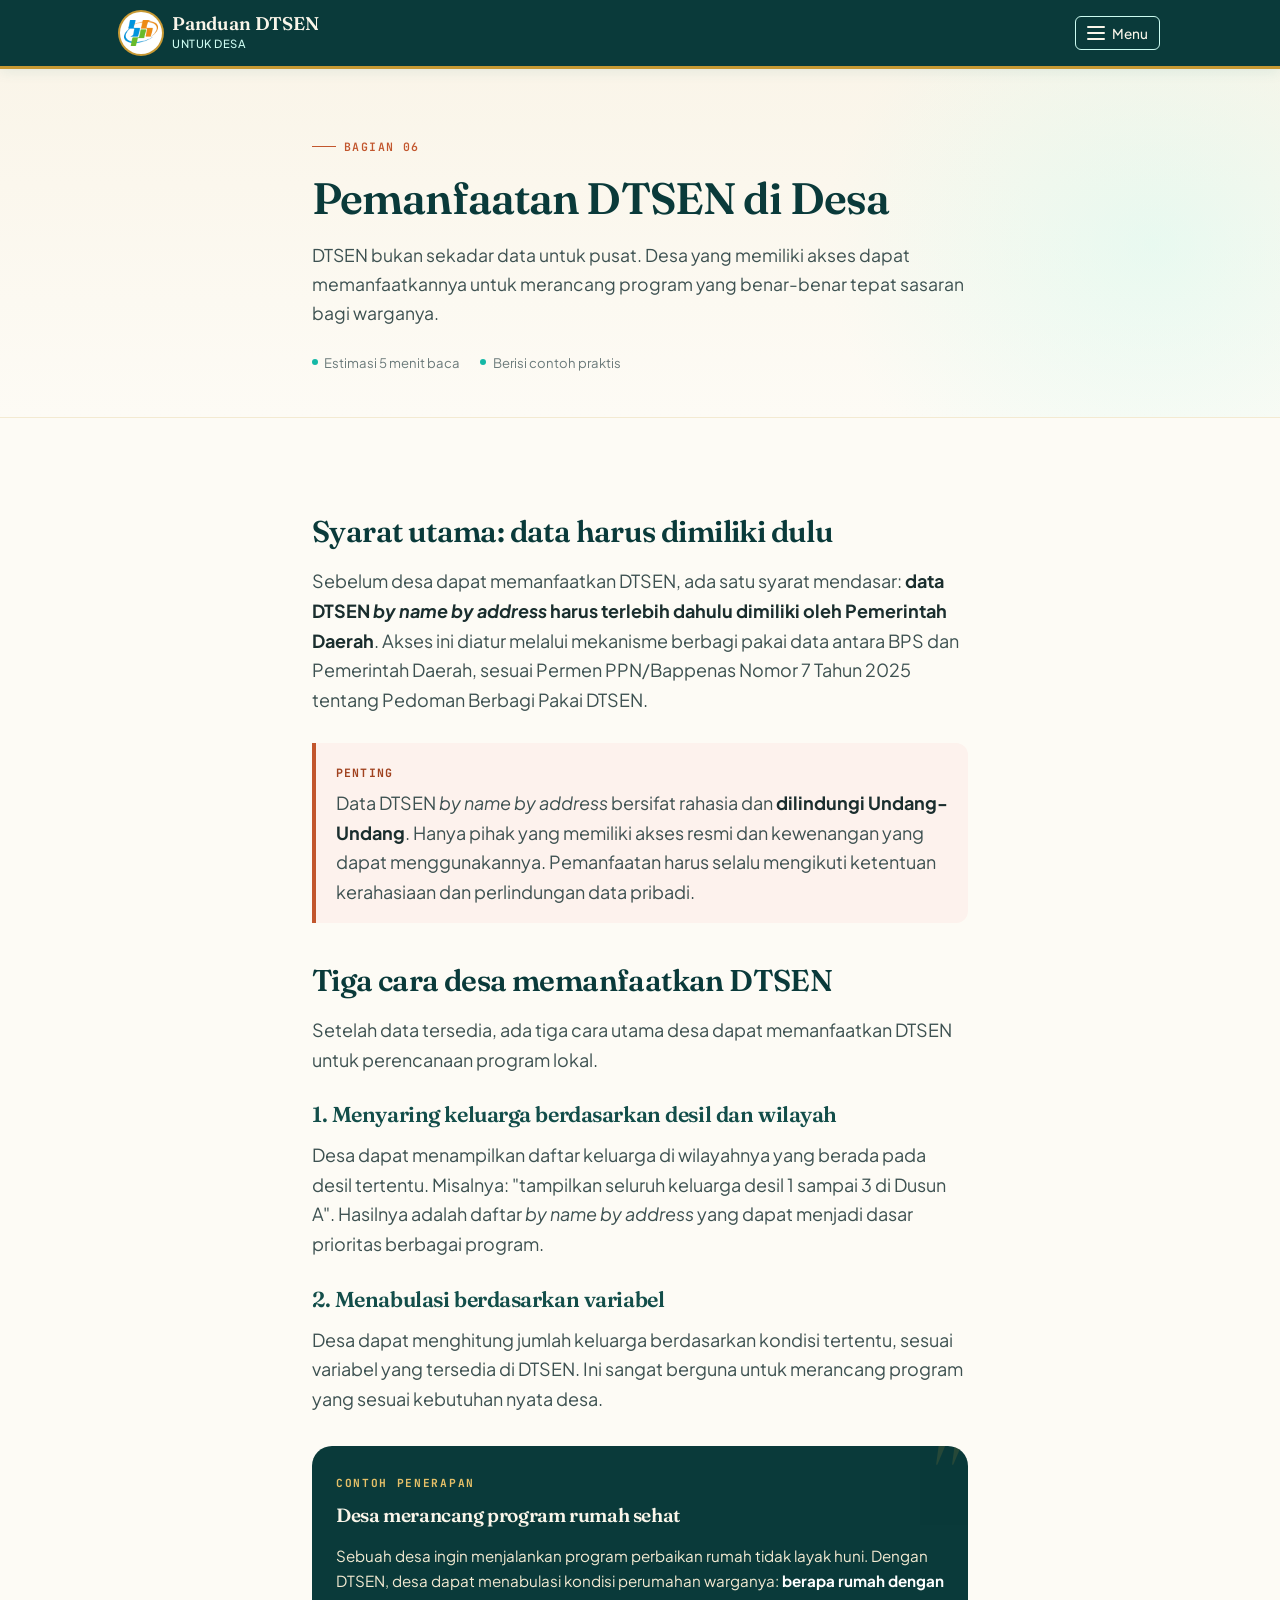
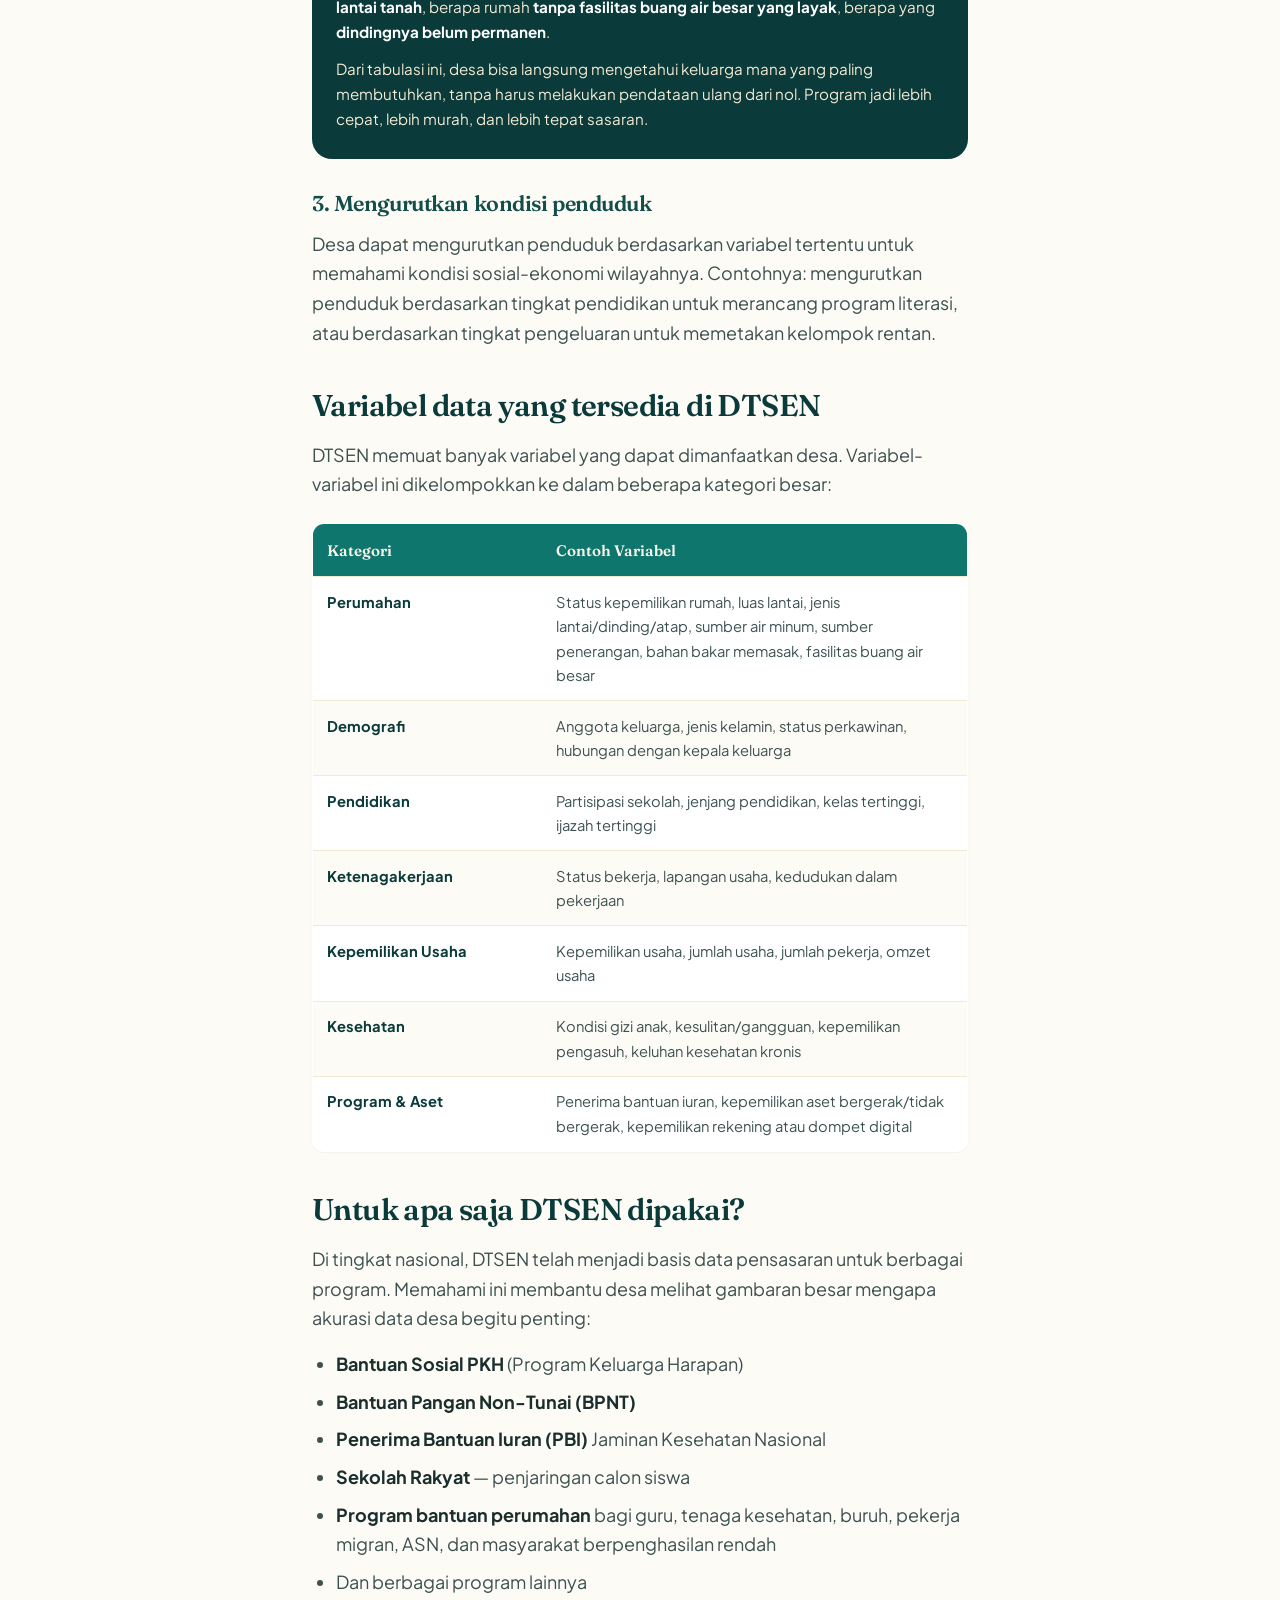
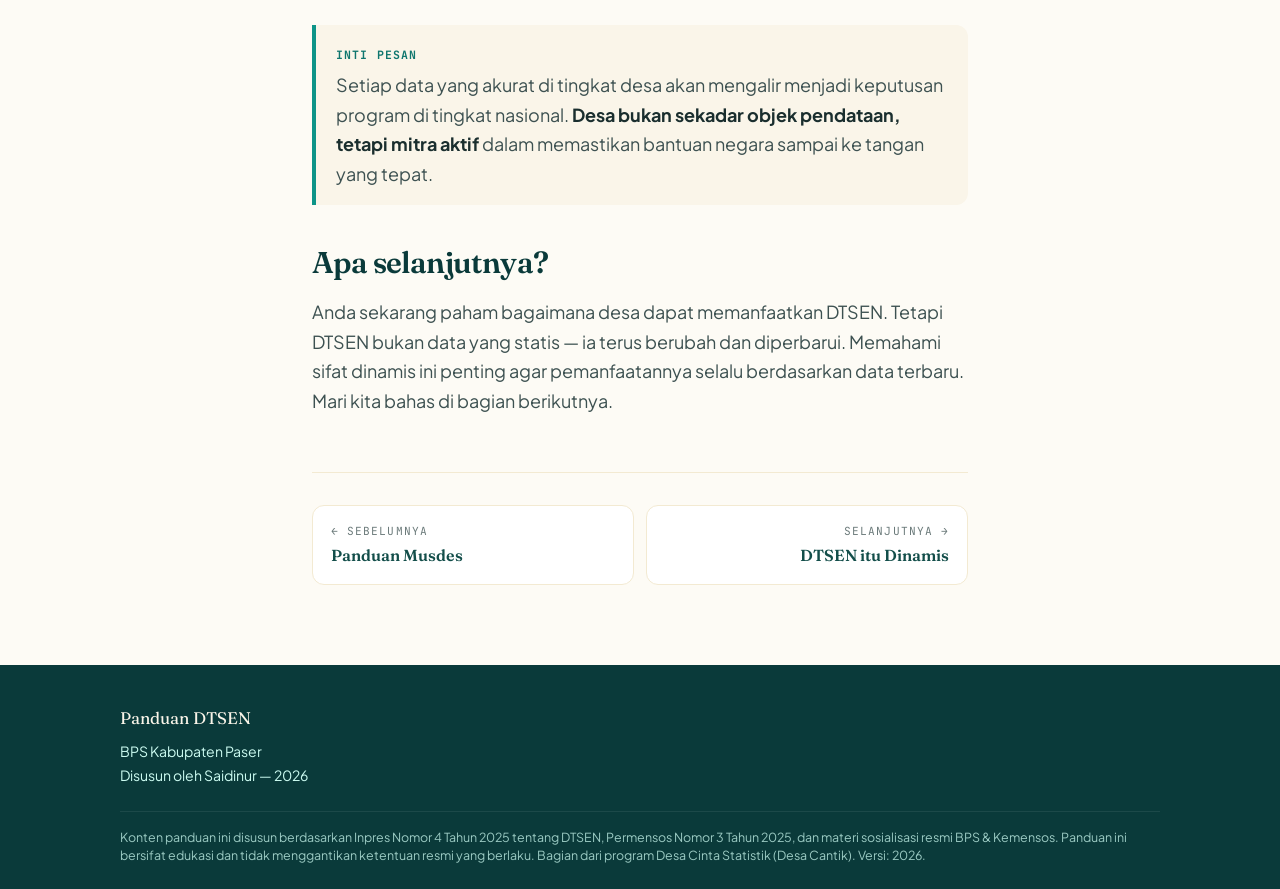
<file: pemanfaatan.html>
<!DOCTYPE html>
<html lang="id">
<head>
  <meta charset="UTF-8">
  <meta name="viewport" content="width=device-width, initial-scale=1.0">
  <title>Pemanfaatan DTSEN di Desa — Panduan DTSEN</title>
  <meta name="description" content="Bagaimana pemerintah desa dapat memanfaatkan data DTSEN: menyaring per wilayah, menabulasi variabel, dan merancang program tepat sasaran.">
  <link rel="preconnect" href="https://fonts.googleapis.com">
  <link rel="preconnect" href="https://fonts.gstatic.com" crossorigin>
  <link href="https://fonts.googleapis.com/css2?family=Fraunces:ital,opsz,wght@0,9..144,400..700;1,9..144,400..700&family=Plus+Jakarta+Sans:wght@400;500;600;700&family=JetBrains+Mono:wght@400;600&display=swap" rel="stylesheet">
  <link rel="stylesheet" href="assets/css/styles.css">
</head>
<body>
  <header class="site-header">
    <div class="site-header__inner">
      <a href="index.html" class="site-header__brand">
        <span class="site-header__logo" aria-label="Logo BPS"><img src="assets/img/logo-bps.png" alt="Logo Badan Pusat Statistik"></span>
        <div>
          <div class="site-header__title">Panduan DTSEN</div>
          <div class="site-header__subtitle">Untuk Desa</div>
        </div>
      </a>
      <button class="menu-toggle" aria-label="Buka menu" aria-expanded="false">
        <span class="menu-toggle__icon"><span></span></span>
        Menu
      </button>
    </div>
  </header>

  <div class="site-nav__overlay" aria-hidden="true"></div>
  <nav class="site-nav" aria-label="Navigasi utama">
    <ul class="site-nav__list">
      <li class="site-nav__item"><a href="index.html" class="site-nav__link"><span class="site-nav__num">00</span>Beranda</a></li>
      <li class="site-nav__item"><a href="dtsen.html" class="site-nav__link"><span class="site-nav__num">01</span>DTSEN dalam 5 Menit</a></li>
      <li class="site-nav__item"><a href="desil.html" class="site-nav__link"><span class="site-nav__num">02</span>Memahami Desil</a></li>
      <li class="site-nav__item"><a href="kemiskinan.html" class="site-nav__link"><span class="site-nav__num">03</span>Indikator Kemiskinan</a></li>
      <li class="site-nav__item"><a href="stunting.html" class="site-nav__link"><span class="site-nav__num">04</span>Kemiskinan &amp; Stunting</a></li>
      <li class="site-nav__item"><a href="musdes.html" class="site-nav__link"><span class="site-nav__num">05</span>Panduan Musdes</a></li>
      <li class="site-nav__item"><a href="pemanfaatan.html" class="site-nav__link is-active"><span class="site-nav__num">06</span>Pemanfaatan di Desa</a></li>
      <li class="site-nav__item"><a href="dinamis.html" class="site-nav__link"><span class="site-nav__num">07</span>DTSEN itu Dinamis</a></li>
      <li class="site-nav__item"><a href="tanya-jawab.html" class="site-nav__link"><span class="site-nav__num">08</span>Tanya-Jawab &amp; Glosarium</a></li>
    </ul>
  </nav>

  <section class="page-hero">
    <div class="container">
      <div class="page-hero__inner">
        <div class="page-hero__eyebrow">Bagian 06</div>
        <h1>Pemanfaatan DTSEN di Desa</h1>
        <p class="page-hero__lead">DTSEN bukan sekadar data untuk pusat. Desa yang memiliki akses dapat memanfaatkannya untuk merancang program yang benar-benar tepat sasaran bagi warganya.</p>
        <div class="page-hero__meta">
          <span class="page-hero__meta-item">Estimasi 5 menit baca</span>
          <span class="page-hero__meta-item">Berisi contoh praktis</span>
        </div>
      </div>
    </div>
  </section>

  <main>
    <div class="container">
      <div class="prose">

        <h2>Syarat utama: data harus dimiliki dulu</h2>
        <p>Sebelum desa dapat memanfaatkan DTSEN, ada satu syarat mendasar: <strong>data DTSEN <em>by name by address</em> harus terlebih dahulu dimiliki oleh Pemerintah Daerah</strong>. Akses ini diatur melalui mekanisme berbagi pakai data antara BPS dan Pemerintah Daerah, sesuai Permen PPN/Bappenas Nomor 7 Tahun 2025 tentang Pedoman Berbagi Pakai DTSEN.</p>

        <div class="callout callout--important">
          <span class="callout__label">Penting</span>
          <p style="margin-bottom: 0;">Data DTSEN <em>by name by address</em> bersifat rahasia dan <strong>dilindungi Undang-Undang</strong>. Hanya pihak yang memiliki akses resmi dan kewenangan yang dapat menggunakannya. Pemanfaatan harus selalu mengikuti ketentuan kerahasiaan dan perlindungan data pribadi.</p>
        </div>

        <h2>Tiga cara desa memanfaatkan DTSEN</h2>
        <p>Setelah data tersedia, ada tiga cara utama desa dapat memanfaatkan DTSEN untuk perencanaan program lokal.</p>

        <h3>1. Menyaring keluarga berdasarkan desil dan wilayah</h3>
        <p>Desa dapat menampilkan daftar keluarga di wilayahnya yang berada pada desil tertentu. Misalnya: "tampilkan seluruh keluarga desil 1 sampai 3 di Dusun A". Hasilnya adalah daftar <em>by name by address</em> yang dapat menjadi dasar prioritas berbagai program.</p>

        <h3>2. Menabulasi berdasarkan variabel</h3>
        <p>Desa dapat menghitung jumlah keluarga berdasarkan kondisi tertentu, sesuai variabel yang tersedia di DTSEN. Ini sangat berguna untuk merancang program yang sesuai kebutuhan nyata desa.</p>

        <div class="case-study">
          <div class="case-study__label">Contoh Penerapan</div>
          <h3>Desa merancang program rumah sehat</h3>
          <p>Sebuah desa ingin menjalankan program perbaikan rumah tidak layak huni. Dengan DTSEN, desa dapat menabulasi kondisi perumahan warganya: <strong>berapa rumah dengan lantai tanah</strong>, berapa rumah <strong>tanpa fasilitas buang air besar yang layak</strong>, berapa yang <strong>dindingnya belum permanen</strong>.</p>
          <p>Dari tabulasi ini, desa bisa langsung mengetahui keluarga mana yang paling membutuhkan, tanpa harus melakukan pendataan ulang dari nol. Program jadi lebih cepat, lebih murah, dan lebih tepat sasaran.</p>
        </div>

        <h3>3. Mengurutkan kondisi penduduk</h3>
        <p>Desa dapat mengurutkan penduduk berdasarkan variabel tertentu untuk memahami kondisi sosial-ekonomi wilayahnya. Contohnya: mengurutkan penduduk berdasarkan tingkat pendidikan untuk merancang program literasi, atau berdasarkan tingkat pengeluaran untuk memetakan kelompok rentan.</p>

        <h2>Variabel data yang tersedia di DTSEN</h2>
        <p>DTSEN memuat banyak variabel yang dapat dimanfaatkan desa. Variabel-variabel ini dikelompokkan ke dalam beberapa kategori besar:</p>

        <table class="compare">
          <thead>
            <tr>
              <th style="width: 35%;">Kategori</th>
              <th>Contoh Variabel</th>
            </tr>
          </thead>
          <tbody>
            <tr>
              <td><strong>Perumahan</strong></td>
              <td>Status kepemilikan rumah, luas lantai, jenis lantai/dinding/atap, sumber air minum, sumber penerangan, bahan bakar memasak, fasilitas buang air besar</td>
            </tr>
            <tr>
              <td><strong>Demografi</strong></td>
              <td>Anggota keluarga, jenis kelamin, status perkawinan, hubungan dengan kepala keluarga</td>
            </tr>
            <tr>
              <td><strong>Pendidikan</strong></td>
              <td>Partisipasi sekolah, jenjang pendidikan, kelas tertinggi, ijazah tertinggi</td>
            </tr>
            <tr>
              <td><strong>Ketenagakerjaan</strong></td>
              <td>Status bekerja, lapangan usaha, kedudukan dalam pekerjaan</td>
            </tr>
            <tr>
              <td><strong>Kepemilikan Usaha</strong></td>
              <td>Kepemilikan usaha, jumlah usaha, jumlah pekerja, omzet usaha</td>
            </tr>
            <tr>
              <td><strong>Kesehatan</strong></td>
              <td>Kondisi gizi anak, kesulitan/gangguan, kepemilikan pengasuh, keluhan kesehatan kronis</td>
            </tr>
            <tr>
              <td><strong>Program &amp; Aset</strong></td>
              <td>Penerima bantuan iuran, kepemilikan aset bergerak/tidak bergerak, kepemilikan rekening atau dompet digital</td>
            </tr>
          </tbody>
        </table>

        <h2>Untuk apa saja DTSEN dipakai?</h2>
        <p>Di tingkat nasional, DTSEN telah menjadi basis data pensasaran untuk berbagai program. Memahami ini membantu desa melihat gambaran besar mengapa akurasi data desa begitu penting:</p>

        <ul>
          <li><strong>Bantuan Sosial PKH</strong> (Program Keluarga Harapan)</li>
          <li><strong>Bantuan Pangan Non-Tunai (BPNT)</strong></li>
          <li><strong>Penerima Bantuan Iuran (PBI)</strong> Jaminan Kesehatan Nasional</li>
          <li><strong>Sekolah Rakyat</strong> &mdash; penjaringan calon siswa</li>
          <li><strong>Program bantuan perumahan</strong> bagi guru, tenaga kesehatan, buruh, pekerja migran, ASN, dan masyarakat berpenghasilan rendah</li>
          <li>Dan berbagai program lainnya</li>
        </ul>

        <div class="callout">
          <span class="callout__label">Inti Pesan</span>
          <p style="margin-bottom: 0;">Setiap data yang akurat di tingkat desa akan mengalir menjadi keputusan program di tingkat nasional. <strong>Desa bukan sekadar objek pendataan, tetapi mitra aktif</strong> dalam memastikan bantuan negara sampai ke tangan yang tepat.</p>
        </div>

        <h2>Apa selanjutnya?</h2>
        <p>Anda sekarang paham bagaimana desa dapat memanfaatkan DTSEN. Tetapi DTSEN bukan data yang statis &mdash; ia terus berubah dan diperbarui. Memahami sifat dinamis ini penting agar pemanfaatannya selalu berdasarkan data terbaru. Mari kita bahas di bagian berikutnya.</p>

        <nav class="page-nav" aria-label="Navigasi halaman">
          <a href="musdes.html" class="page-nav__link">
            <span class="page-nav__direction">&larr; Sebelumnya</span>
            <span class="page-nav__title">Panduan Musdes</span>
          </a>
          <a href="dinamis.html" class="page-nav__link page-nav__link--next">
            <span class="page-nav__direction">Selanjutnya &rarr;</span>
            <span class="page-nav__title">DTSEN itu Dinamis</span>
          </a>
        </nav>
      </div>
    </div>
  </main>

  <footer class="site-footer">
    <div class="site-footer__inner">
      <div class="site-footer__credit">Panduan DTSEN</div>
      <div class="site-footer__org">BPS Kabupaten Paser<br>Disusun oleh Saidinur &mdash; 2026</div>
      <div class="site-footer__disclaimer">Konten panduan ini disusun berdasarkan Inpres Nomor 4 Tahun 2025 tentang DTSEN, Permensos Nomor 3 Tahun 2025, dan materi sosialisasi resmi BPS &amp; Kemensos. Panduan ini bersifat edukasi dan tidak menggantikan ketentuan resmi yang berlaku. Bagian dari program Desa Cinta Statistik (Desa Cantik). Versi: 2026.</div>
    </div>
  </footer>
  <script src="assets/js/main.js"></script>
</body>
</html>
</file>
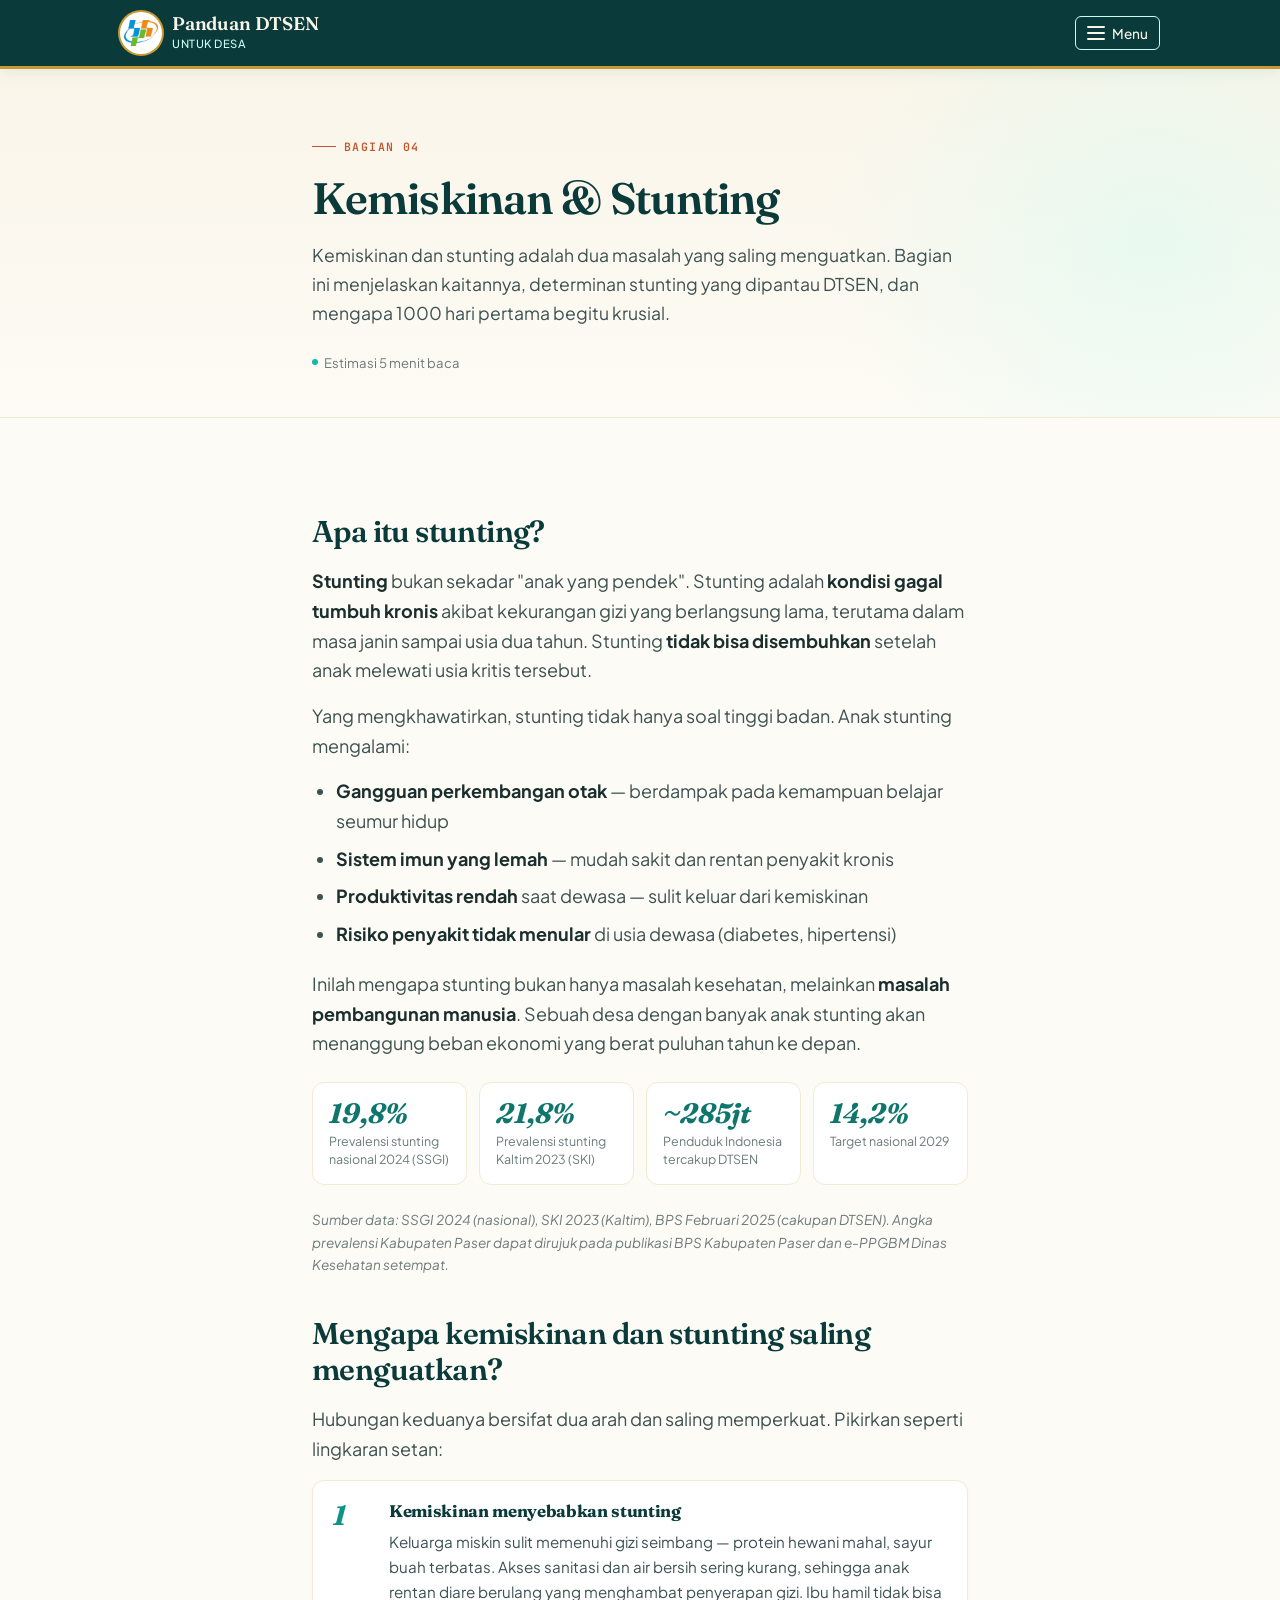
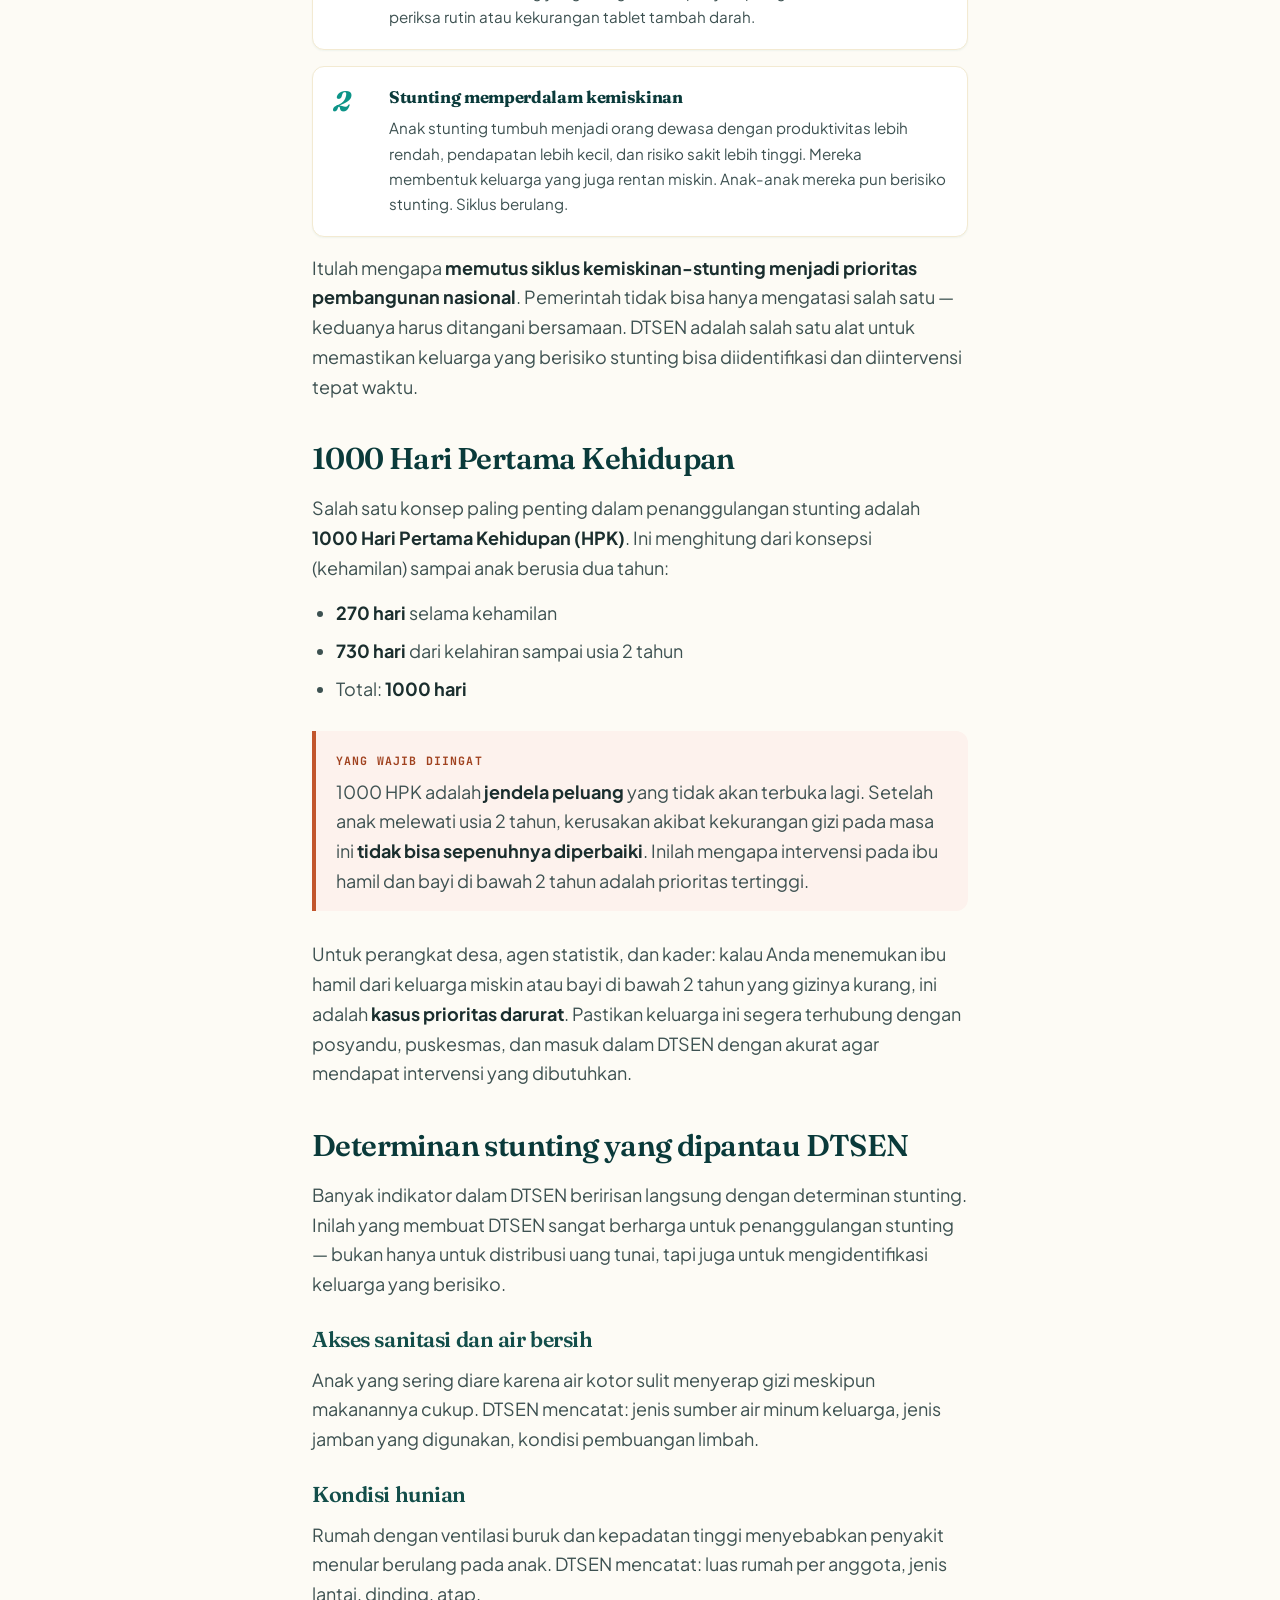
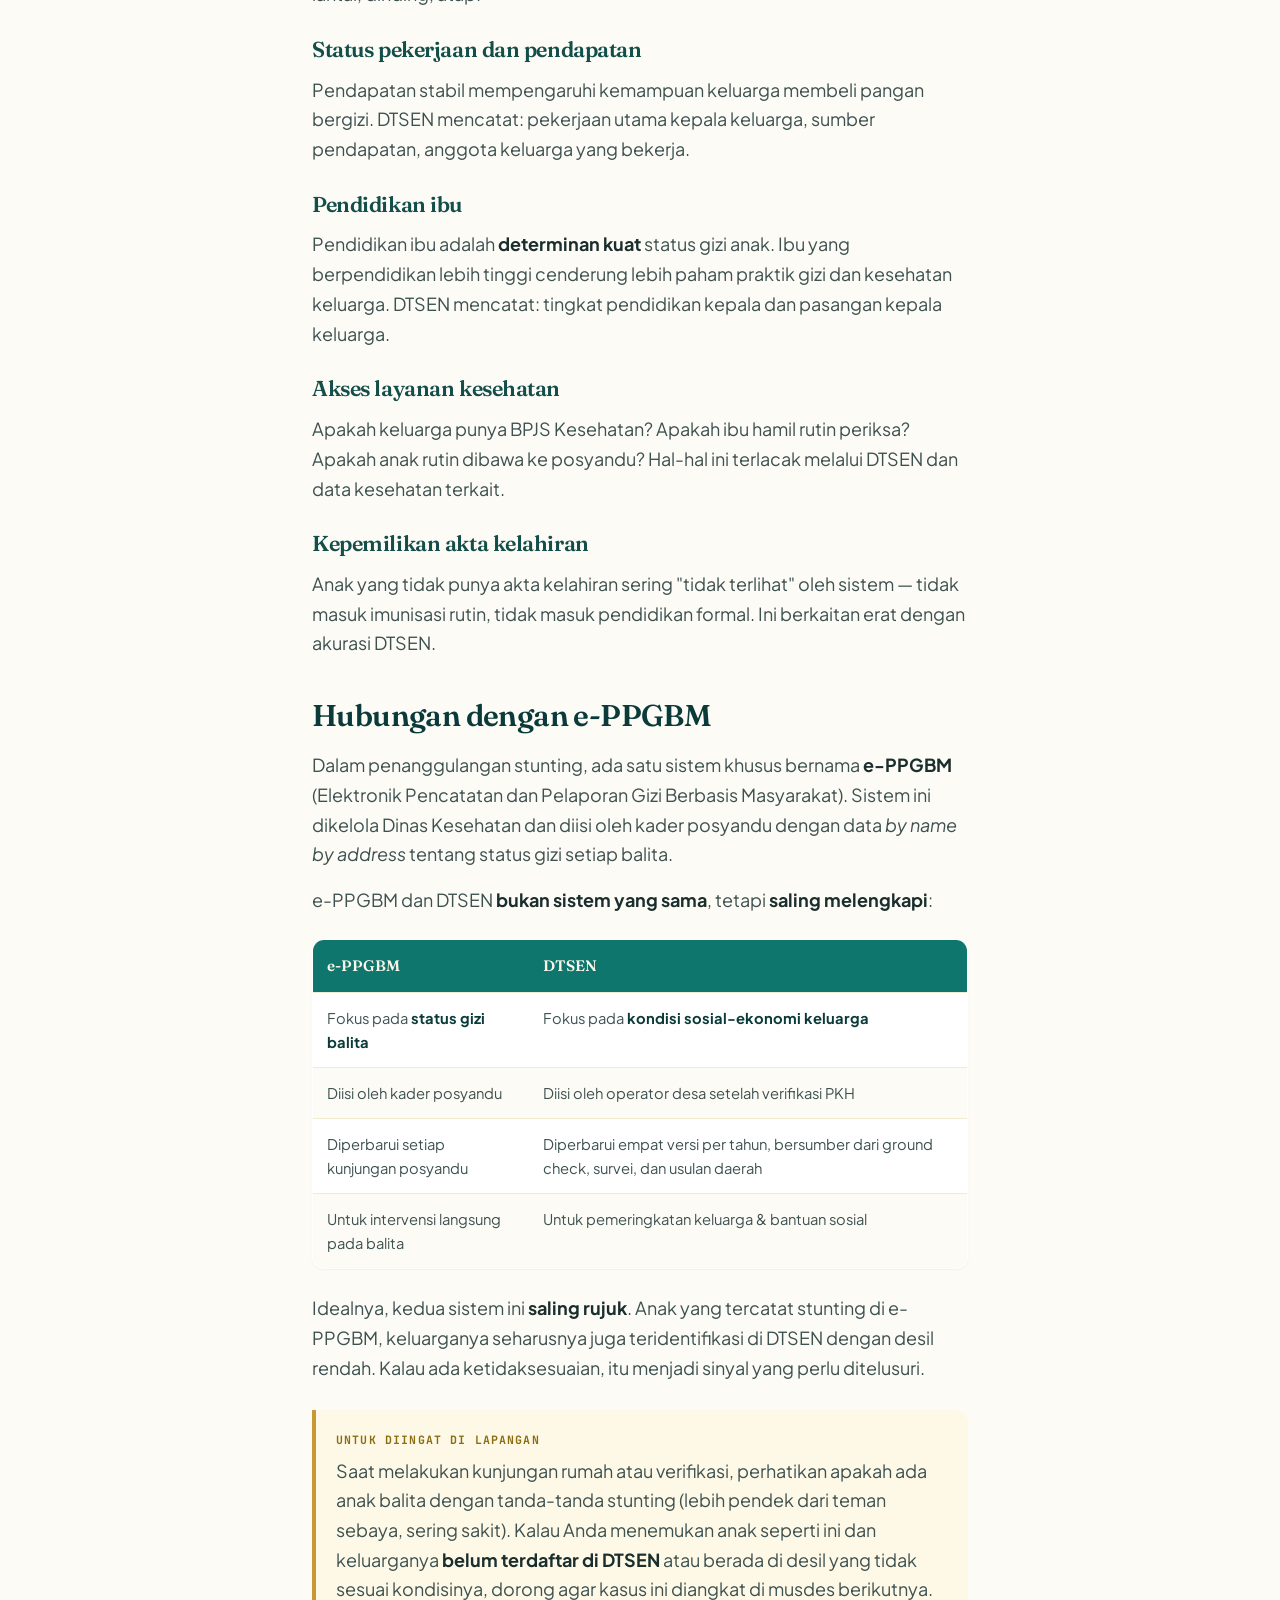
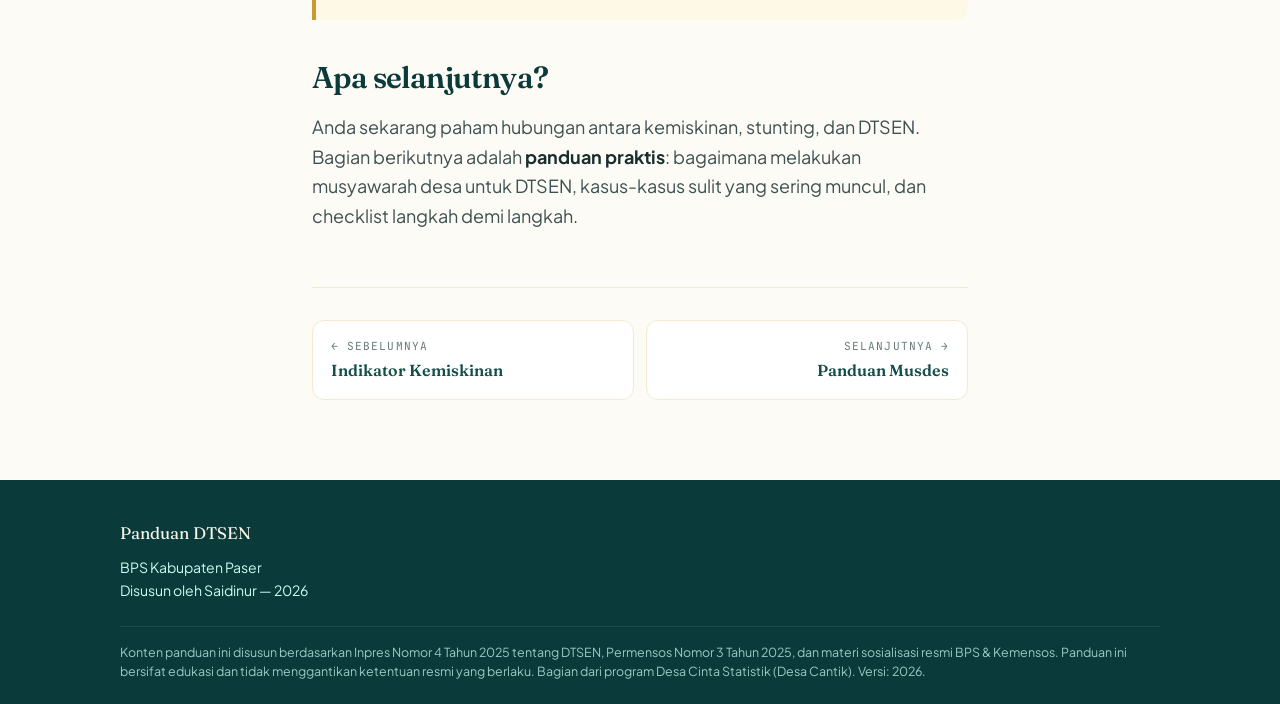
<file: stunting.html>
<!DOCTYPE html>
<html lang="id">
<head>
  <meta charset="UTF-8">
  <meta name="viewport" content="width=device-width, initial-scale=1.0">
  <title>Kemiskinan &amp; Stunting — Panduan DTSEN</title>
  <meta name="description" content="Mengapa kemiskinan dan stunting saling berkaitan, determinan stunting yang masuk DTSEN, dan pentingnya 1000 hari pertama kehidupan.">
  <link rel="preconnect" href="https://fonts.googleapis.com">
  <link rel="preconnect" href="https://fonts.gstatic.com" crossorigin>
  <link href="https://fonts.googleapis.com/css2?family=Fraunces:ital,opsz,wght@0,9..144,400..700;1,9..144,400..700&family=Plus+Jakarta+Sans:wght@400;500;600;700&family=JetBrains+Mono:wght@400;600&display=swap" rel="stylesheet">
  <link rel="stylesheet" href="assets/css/styles.css">
</head>
<body>
  <header class="site-header">
    <div class="site-header__inner">
      <a href="index.html" class="site-header__brand">
        <span class="site-header__logo" aria-label="Logo BPS"><img src="assets/img/logo-bps.png" alt="Logo Badan Pusat Statistik"></span>
        <div>
          <div class="site-header__title">Panduan DTSEN</div>
          <div class="site-header__subtitle">Untuk Desa</div>
        </div>
      </a>
      <button class="menu-toggle" aria-label="Buka menu" aria-expanded="false">
        <span class="menu-toggle__icon"><span></span></span>
        Menu
      </button>
    </div>
  </header>

  <div class="site-nav__overlay" aria-hidden="true"></div>
  <nav class="site-nav" aria-label="Navigasi utama">
    <ul class="site-nav__list">
      <li class="site-nav__item"><a href="index.html" class="site-nav__link"><span class="site-nav__num">00</span>Beranda</a></li>
      <li class="site-nav__item"><a href="dtsen.html" class="site-nav__link"><span class="site-nav__num">01</span>DTSEN dalam 5 Menit</a></li>
      <li class="site-nav__item"><a href="desil.html" class="site-nav__link"><span class="site-nav__num">02</span>Memahami Desil</a></li>
      <li class="site-nav__item"><a href="kemiskinan.html" class="site-nav__link"><span class="site-nav__num">03</span>Indikator Kemiskinan</a></li>
      <li class="site-nav__item"><a href="stunting.html" class="site-nav__link is-active"><span class="site-nav__num">04</span>Kemiskinan &amp; Stunting</a></li>
      <li class="site-nav__item"><a href="musdes.html" class="site-nav__link"><span class="site-nav__num">05</span>Panduan Musdes</a></li>
      <li class="site-nav__item"><a href="pemanfaatan.html" class="site-nav__link"><span class="site-nav__num">06</span>Pemanfaatan di Desa</a></li>
      <li class="site-nav__item"><a href="dinamis.html" class="site-nav__link"><span class="site-nav__num">07</span>DTSEN itu Dinamis</a></li>
      <li class="site-nav__item"><a href="tanya-jawab.html" class="site-nav__link"><span class="site-nav__num">08</span>Tanya-Jawab &amp; Glosarium</a></li>
    </ul>
  </nav>

  <section class="page-hero">
    <div class="container">
      <div class="page-hero__inner">
        <div class="page-hero__eyebrow">Bagian 04</div>
        <h1>Kemiskinan &amp; Stunting</h1>
        <p class="page-hero__lead">Kemiskinan dan stunting adalah dua masalah yang saling menguatkan. Bagian ini menjelaskan kaitannya, determinan stunting yang dipantau DTSEN, dan mengapa 1000 hari pertama begitu krusial.</p>
        <div class="page-hero__meta">
          <span class="page-hero__meta-item">Estimasi 5 menit baca</span>
        </div>
      </div>
    </div>
  </section>

  <main>
    <div class="container">
      <div class="prose">

        <h2>Apa itu stunting?</h2>
        <p><strong>Stunting</strong> bukan sekadar "anak yang pendek". Stunting adalah <strong>kondisi gagal tumbuh kronis</strong> akibat kekurangan gizi yang berlangsung lama, terutama dalam masa janin sampai usia dua tahun. Stunting <strong>tidak bisa disembuhkan</strong> setelah anak melewati usia kritis tersebut.</p>

        <p>Yang mengkhawatirkan, stunting tidak hanya soal tinggi badan. Anak stunting mengalami:</p>
        <ul>
          <li><strong>Gangguan perkembangan otak</strong> &mdash; berdampak pada kemampuan belajar seumur hidup</li>
          <li><strong>Sistem imun yang lemah</strong> &mdash; mudah sakit dan rentan penyakit kronis</li>
          <li><strong>Produktivitas rendah</strong> saat dewasa &mdash; sulit keluar dari kemiskinan</li>
          <li><strong>Risiko penyakit tidak menular</strong> di usia dewasa (diabetes, hipertensi)</li>
        </ul>

        <p>Inilah mengapa stunting bukan hanya masalah kesehatan, melainkan <strong>masalah pembangunan manusia</strong>. Sebuah desa dengan banyak anak stunting akan menanggung beban ekonomi yang berat puluhan tahun ke depan.</p>

        <div class="stat-row">
          <div class="stat">
            <div class="stat__value">19,8%</div>
            <div class="stat__label">Prevalensi stunting nasional 2024 (SSGI)</div>
          </div>
          <div class="stat">
            <div class="stat__value">21,8%</div>
            <div class="stat__label">Prevalensi stunting Kaltim 2023 (SKI)</div>
          </div>
          <div class="stat">
            <div class="stat__value">~285jt</div>
            <div class="stat__label">Penduduk Indonesia tercakup DTSEN</div>
          </div>
          <div class="stat">
            <div class="stat__value">14,2%</div>
            <div class="stat__label">Target nasional 2029</div>
          </div>
        </div>

        <p style="font-size: 0.85rem; color: var(--ink-mute); font-style: italic;">Sumber data: SSGI 2024 (nasional), SKI 2023 (Kaltim), BPS Februari 2025 (cakupan DTSEN). Angka prevalensi Kabupaten Paser dapat dirujuk pada publikasi BPS Kabupaten Paser dan e-PPGBM Dinas Kesehatan setempat.</p>

        <h2>Mengapa kemiskinan dan stunting saling menguatkan?</h2>
        <p>Hubungan keduanya bersifat dua arah dan saling memperkuat. Pikirkan seperti lingkaran setan:</p>

        <div class="step-card">
          <span class="step-card__num">1</span>
          <div class="step-card__body">
            <h4>Kemiskinan menyebabkan stunting</h4>
            <p>Keluarga miskin sulit memenuhi gizi seimbang &mdash; protein hewani mahal, sayur buah terbatas. Akses sanitasi dan air bersih sering kurang, sehingga anak rentan diare berulang yang menghambat penyerapan gizi. Ibu hamil tidak bisa periksa rutin atau kekurangan tablet tambah darah.</p>
          </div>
        </div>

        <div class="step-card">
          <span class="step-card__num">2</span>
          <div class="step-card__body">
            <h4>Stunting memperdalam kemiskinan</h4>
            <p>Anak stunting tumbuh menjadi orang dewasa dengan produktivitas lebih rendah, pendapatan lebih kecil, dan risiko sakit lebih tinggi. Mereka membentuk keluarga yang juga rentan miskin. Anak-anak mereka pun berisiko stunting. Siklus berulang.</p>
          </div>
        </div>

        <p>Itulah mengapa <strong>memutus siklus kemiskinan-stunting menjadi prioritas pembangunan nasional</strong>. Pemerintah tidak bisa hanya mengatasi salah satu &mdash; keduanya harus ditangani bersamaan. DTSEN adalah salah satu alat untuk memastikan keluarga yang berisiko stunting bisa diidentifikasi dan diintervensi tepat waktu.</p>

        <h2>1000 Hari Pertama Kehidupan</h2>
        <p>Salah satu konsep paling penting dalam penanggulangan stunting adalah <strong>1000 Hari Pertama Kehidupan (HPK)</strong>. Ini menghitung dari konsepsi (kehamilan) sampai anak berusia dua tahun:</p>

        <ul>
          <li><strong>270 hari</strong> selama kehamilan</li>
          <li><strong>730 hari</strong> dari kelahiran sampai usia 2 tahun</li>
          <li>Total: <strong>1000 hari</strong></li>
        </ul>

        <div class="callout callout--important">
          <span class="callout__label">Yang Wajib Diingat</span>
          <p style="margin-bottom: 0;">1000 HPK adalah <strong>jendela peluang</strong> yang tidak akan terbuka lagi. Setelah anak melewati usia 2 tahun, kerusakan akibat kekurangan gizi pada masa ini <strong>tidak bisa sepenuhnya diperbaiki</strong>. Inilah mengapa intervensi pada ibu hamil dan bayi di bawah 2 tahun adalah prioritas tertinggi.</p>
        </div>

        <p>Untuk perangkat desa, agen statistik, dan kader: kalau Anda menemukan ibu hamil dari keluarga miskin atau bayi di bawah 2 tahun yang gizinya kurang, ini adalah <strong>kasus prioritas darurat</strong>. Pastikan keluarga ini segera terhubung dengan posyandu, puskesmas, dan masuk dalam DTSEN dengan akurat agar mendapat intervensi yang dibutuhkan.</p>

        <h2>Determinan stunting yang dipantau DTSEN</h2>
        <p>Banyak indikator dalam DTSEN beririsan langsung dengan determinan stunting. Inilah yang membuat DTSEN sangat berharga untuk penanggulangan stunting &mdash; bukan hanya untuk distribusi uang tunai, tapi juga untuk mengidentifikasi keluarga yang berisiko.</p>

        <h3>Akses sanitasi dan air bersih</h3>
        <p>Anak yang sering diare karena air kotor sulit menyerap gizi meskipun makanannya cukup. DTSEN mencatat: jenis sumber air minum keluarga, jenis jamban yang digunakan, kondisi pembuangan limbah.</p>

        <h3>Kondisi hunian</h3>
        <p>Rumah dengan ventilasi buruk dan kepadatan tinggi menyebabkan penyakit menular berulang pada anak. DTSEN mencatat: luas rumah per anggota, jenis lantai, dinding, atap.</p>

        <h3>Status pekerjaan dan pendapatan</h3>
        <p>Pendapatan stabil mempengaruhi kemampuan keluarga membeli pangan bergizi. DTSEN mencatat: pekerjaan utama kepala keluarga, sumber pendapatan, anggota keluarga yang bekerja.</p>

        <h3>Pendidikan ibu</h3>
        <p>Pendidikan ibu adalah <strong>determinan kuat</strong> status gizi anak. Ibu yang berpendidikan lebih tinggi cenderung lebih paham praktik gizi dan kesehatan keluarga. DTSEN mencatat: tingkat pendidikan kepala dan pasangan kepala keluarga.</p>

        <h3>Akses layanan kesehatan</h3>
        <p>Apakah keluarga punya BPJS Kesehatan? Apakah ibu hamil rutin periksa? Apakah anak rutin dibawa ke posyandu? Hal-hal ini terlacak melalui DTSEN dan data kesehatan terkait.</p>

        <h3>Kepemilikan akta kelahiran</h3>
        <p>Anak yang tidak punya akta kelahiran sering "tidak terlihat" oleh sistem &mdash; tidak masuk imunisasi rutin, tidak masuk pendidikan formal. Ini berkaitan erat dengan akurasi DTSEN.</p>

        <h2>Hubungan dengan e-PPGBM</h2>
        <p>Dalam penanggulangan stunting, ada satu sistem khusus bernama <strong>e-PPGBM</strong> (Elektronik Pencatatan dan Pelaporan Gizi Berbasis Masyarakat). Sistem ini dikelola Dinas Kesehatan dan diisi oleh kader posyandu dengan data <em>by name by address</em> tentang status gizi setiap balita.</p>

        <p>e-PPGBM dan DTSEN <strong>bukan sistem yang sama</strong>, tetapi <strong>saling melengkapi</strong>:</p>

        <table class="compare">
          <thead>
            <tr>
              <th>e-PPGBM</th>
              <th>DTSEN</th>
            </tr>
          </thead>
          <tbody>
            <tr>
              <td>Fokus pada <strong>status gizi balita</strong></td>
              <td>Fokus pada <strong>kondisi sosial-ekonomi keluarga</strong></td>
            </tr>
            <tr>
              <td>Diisi oleh kader posyandu</td>
              <td>Diisi oleh operator desa setelah verifikasi PKH</td>
            </tr>
            <tr>
              <td>Diperbarui setiap kunjungan posyandu</td>
              <td>Diperbarui empat versi per tahun, bersumber dari ground check, survei, dan usulan daerah</td>
            </tr>
            <tr>
              <td>Untuk intervensi langsung pada balita</td>
              <td>Untuk pemeringkatan keluarga &amp; bantuan sosial</td>
            </tr>
          </tbody>
        </table>

        <p>Idealnya, kedua sistem ini <strong>saling rujuk</strong>. Anak yang tercatat stunting di e-PPGBM, keluarganya seharusnya juga teridentifikasi di DTSEN dengan desil rendah. Kalau ada ketidaksesuaian, itu menjadi sinyal yang perlu ditelusuri.</p>

        <div class="callout callout--warning">
          <span class="callout__label">Untuk Diingat di Lapangan</span>
          <p style="margin-bottom: 0;">Saat melakukan kunjungan rumah atau verifikasi, perhatikan apakah ada anak balita dengan tanda-tanda stunting (lebih pendek dari teman sebaya, sering sakit). Kalau Anda menemukan anak seperti ini dan keluarganya <strong>belum terdaftar di DTSEN</strong> atau berada di desil yang tidak sesuai kondisinya, dorong agar kasus ini diangkat di musdes berikutnya.</p>
        </div>

        <h2>Apa selanjutnya?</h2>
        <p>Anda sekarang paham hubungan antara kemiskinan, stunting, dan DTSEN. Bagian berikutnya adalah <strong>panduan praktis</strong>: bagaimana melakukan musyawarah desa untuk DTSEN, kasus-kasus sulit yang sering muncul, dan checklist langkah demi langkah.</p>

        <nav class="page-nav" aria-label="Navigasi halaman">
          <a href="kemiskinan.html" class="page-nav__link">
            <span class="page-nav__direction">&larr; Sebelumnya</span>
            <span class="page-nav__title">Indikator Kemiskinan</span>
          </a>
          <a href="musdes.html" class="page-nav__link page-nav__link--next">
            <span class="page-nav__direction">Selanjutnya &rarr;</span>
            <span class="page-nav__title">Panduan Musdes</span>
          </a>
        </nav>
      </div>
    </div>
  </main>

  <footer class="site-footer">
    <div class="site-footer__inner">
      <div class="site-footer__credit">Panduan DTSEN</div>
      <div class="site-footer__org">BPS Kabupaten Paser<br>Disusun oleh Saidinur &mdash; 2026</div>
      <div class="site-footer__disclaimer">Konten panduan ini disusun berdasarkan Inpres Nomor 4 Tahun 2025 tentang DTSEN, Permensos Nomor 3 Tahun 2025, dan materi sosialisasi resmi BPS &amp; Kemensos. Panduan ini bersifat edukasi dan tidak menggantikan ketentuan resmi yang berlaku. Bagian dari program Desa Cinta Statistik (Desa Cantik). Versi: 2026.</div>
    </div>
  </footer>
  <script src="assets/js/main.js"></script>
</body>
</html>
</file>
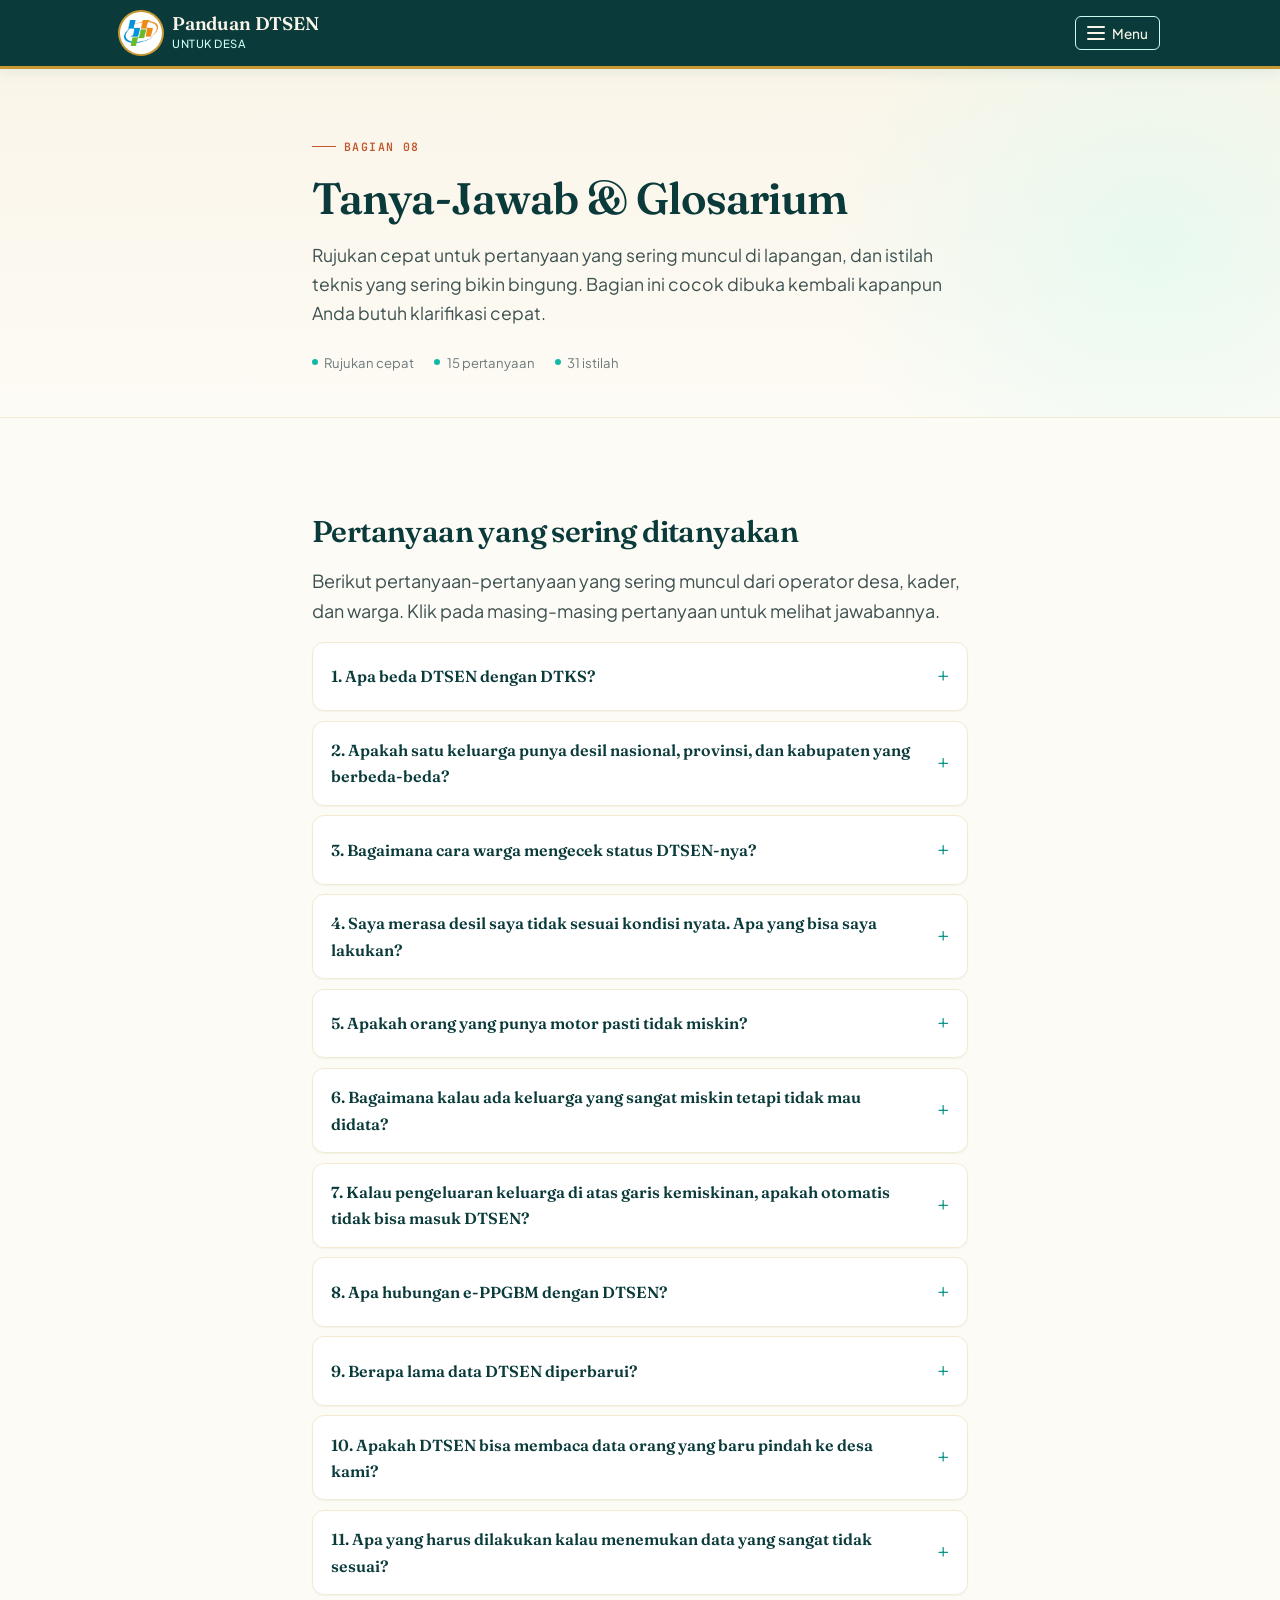
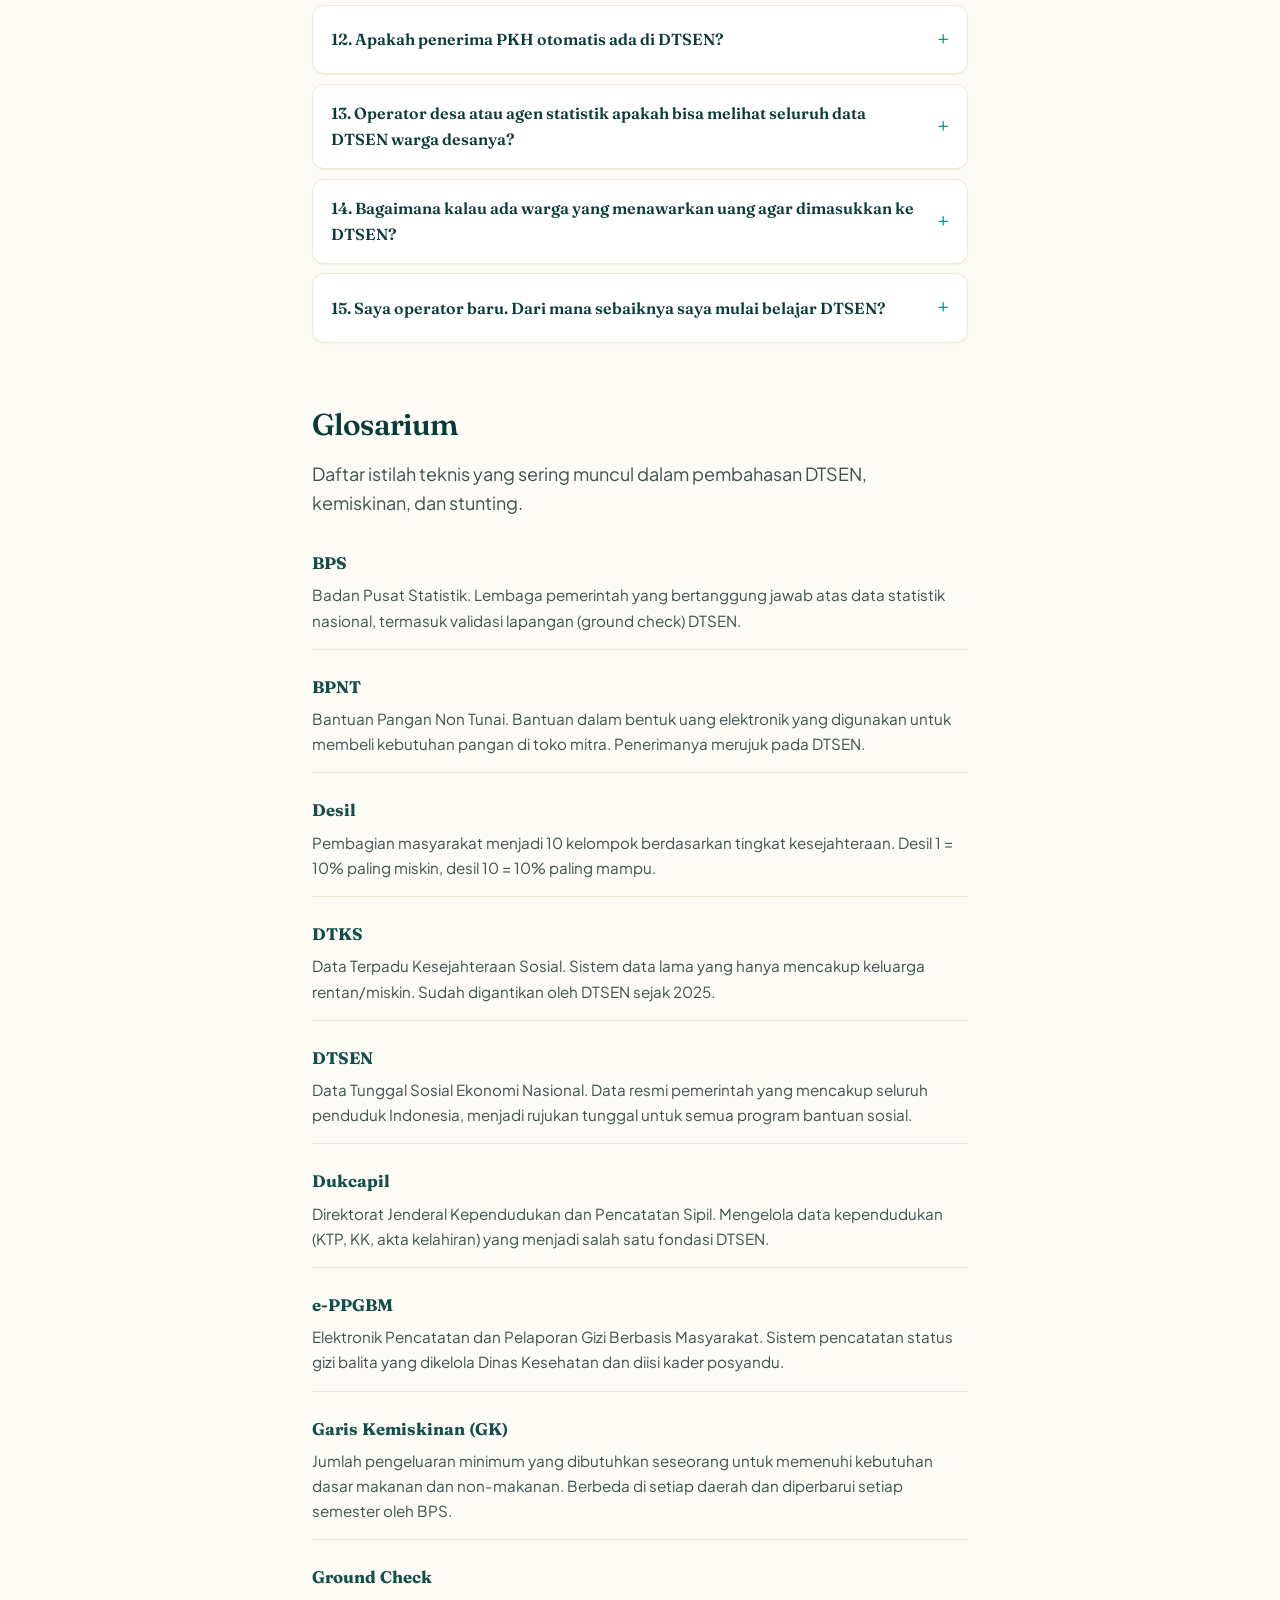
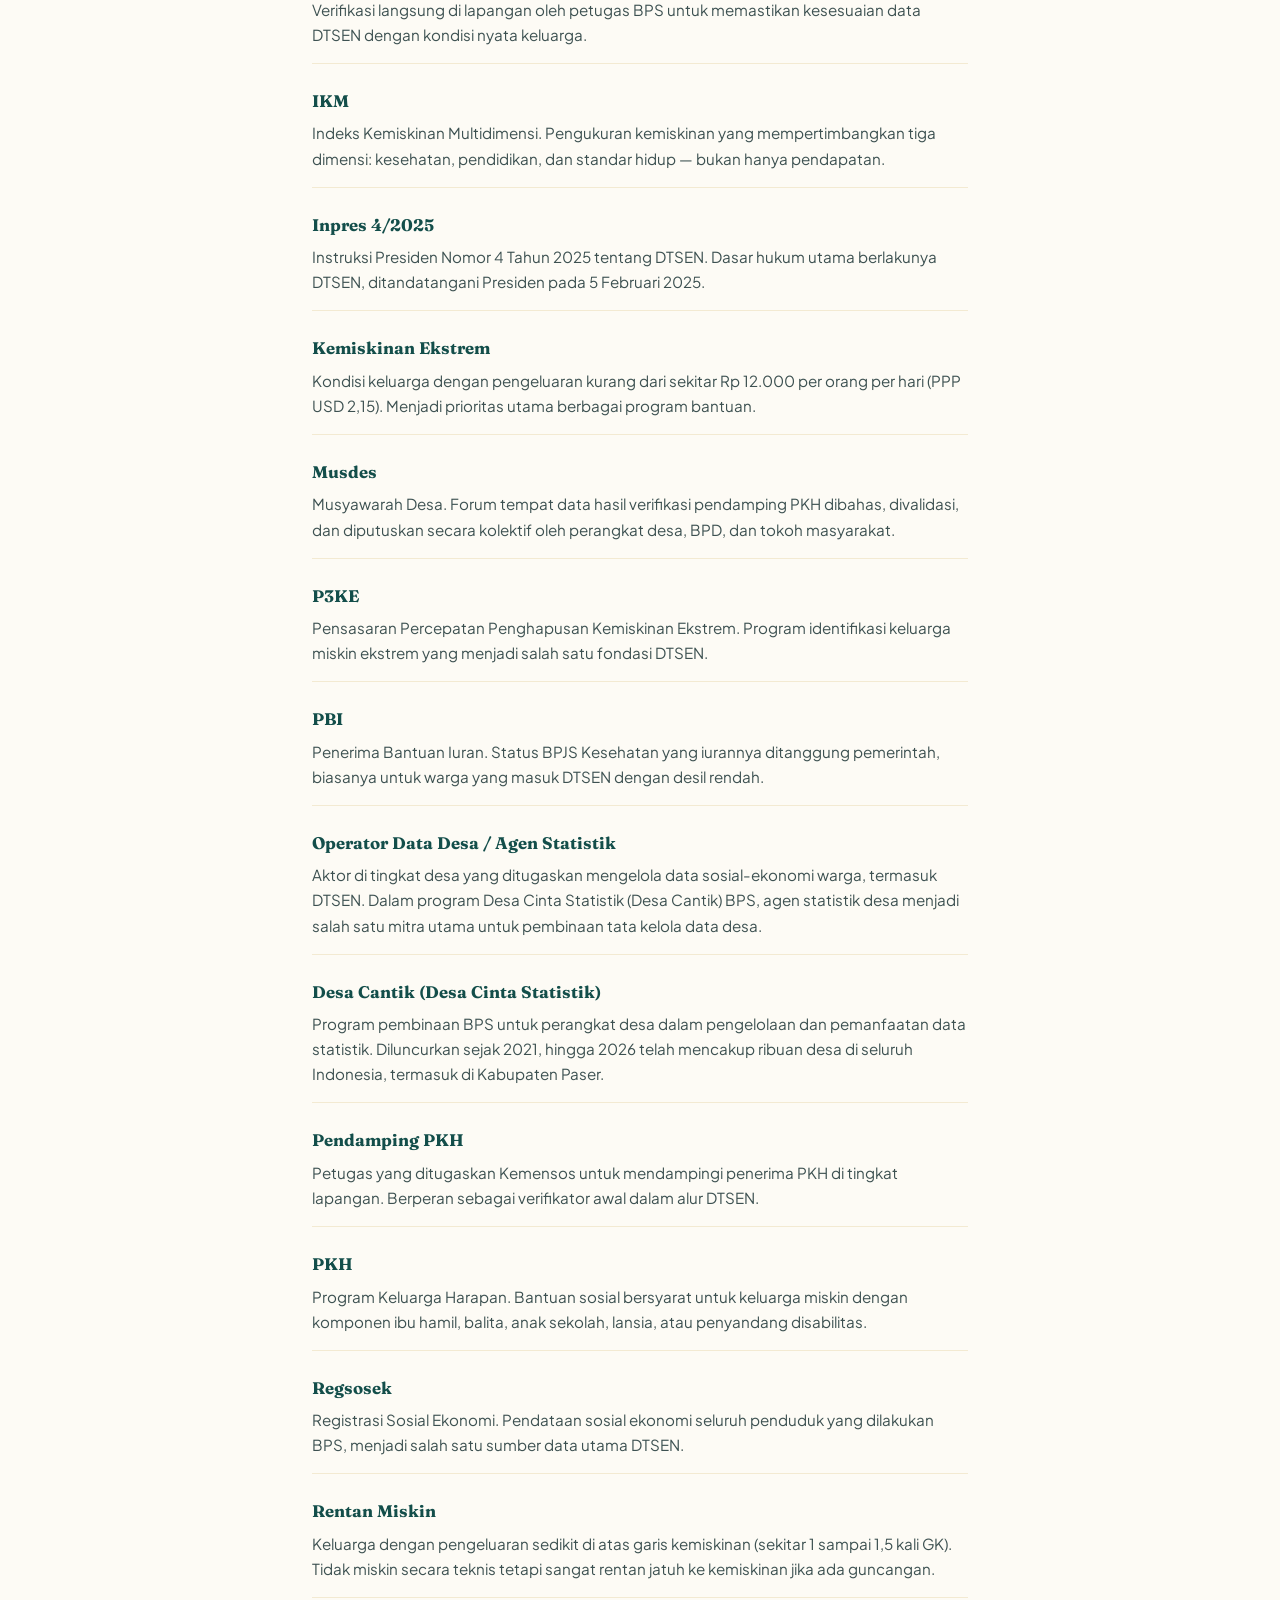
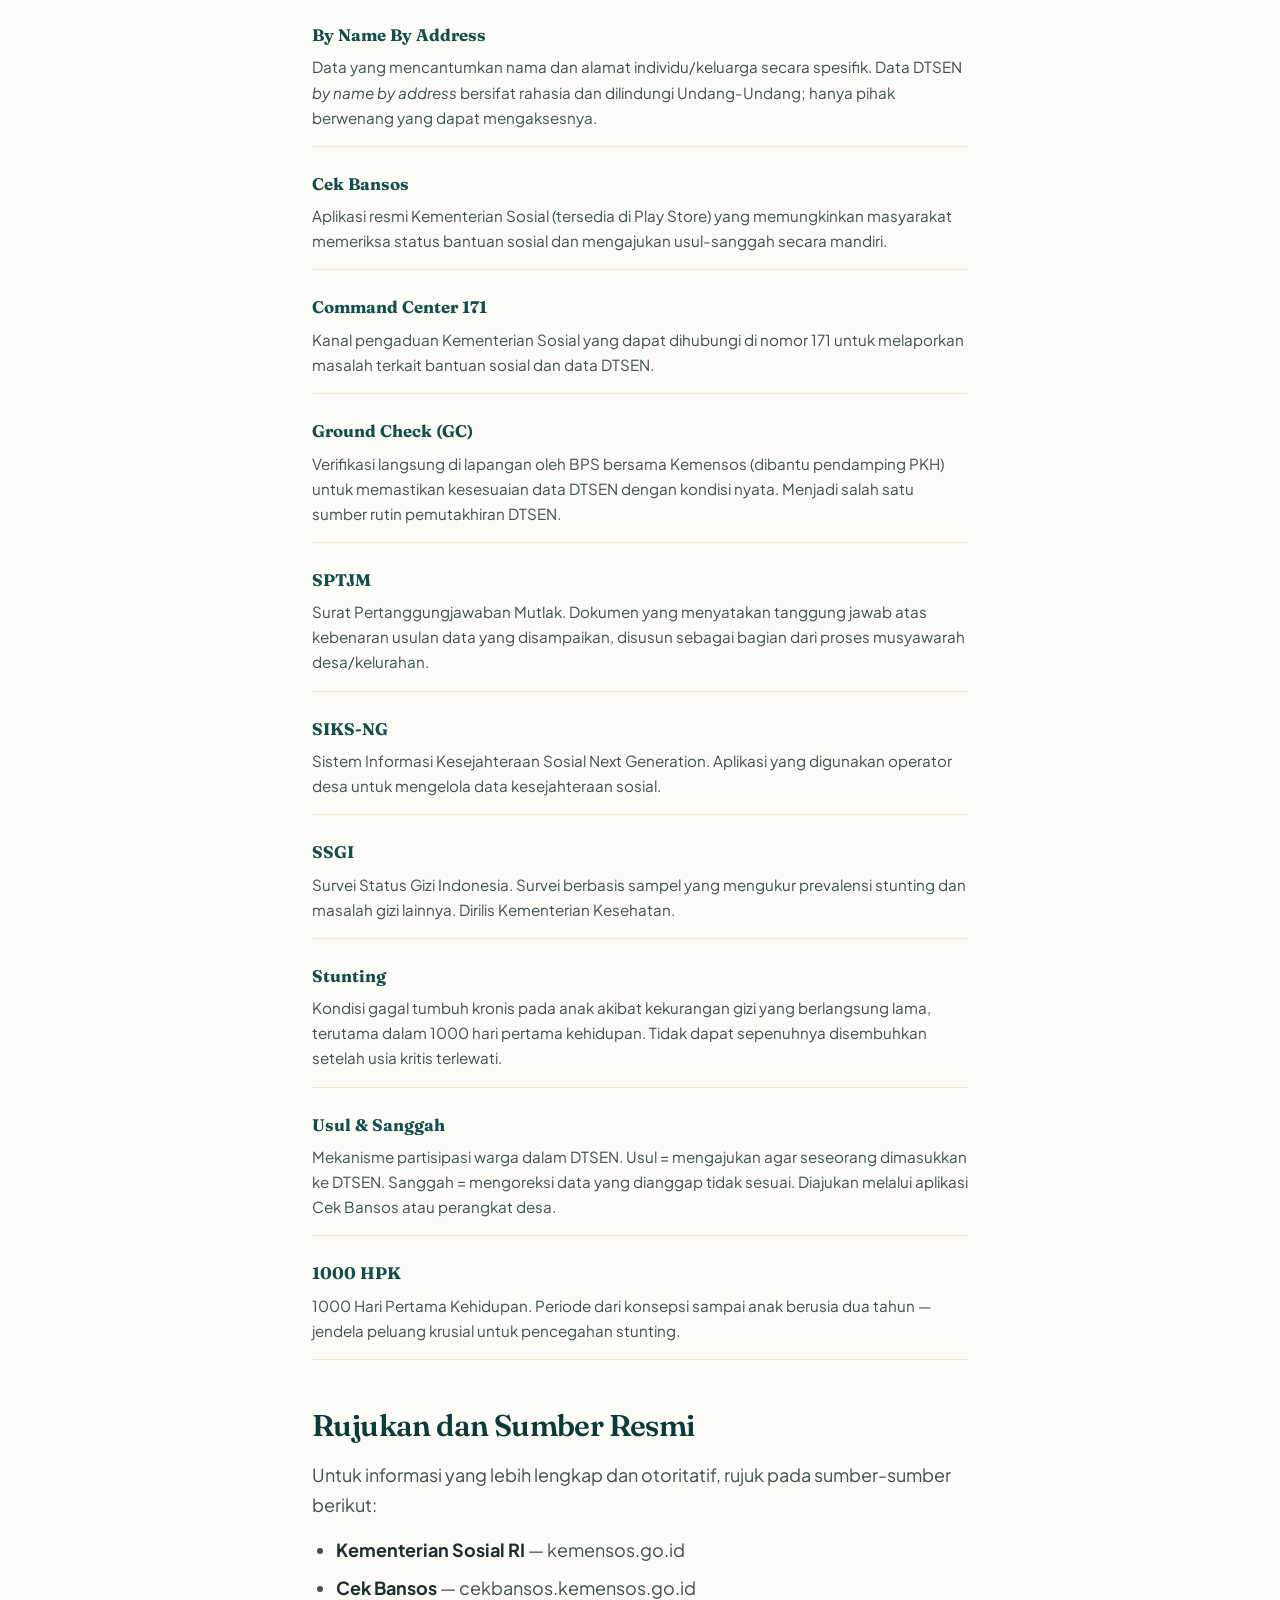
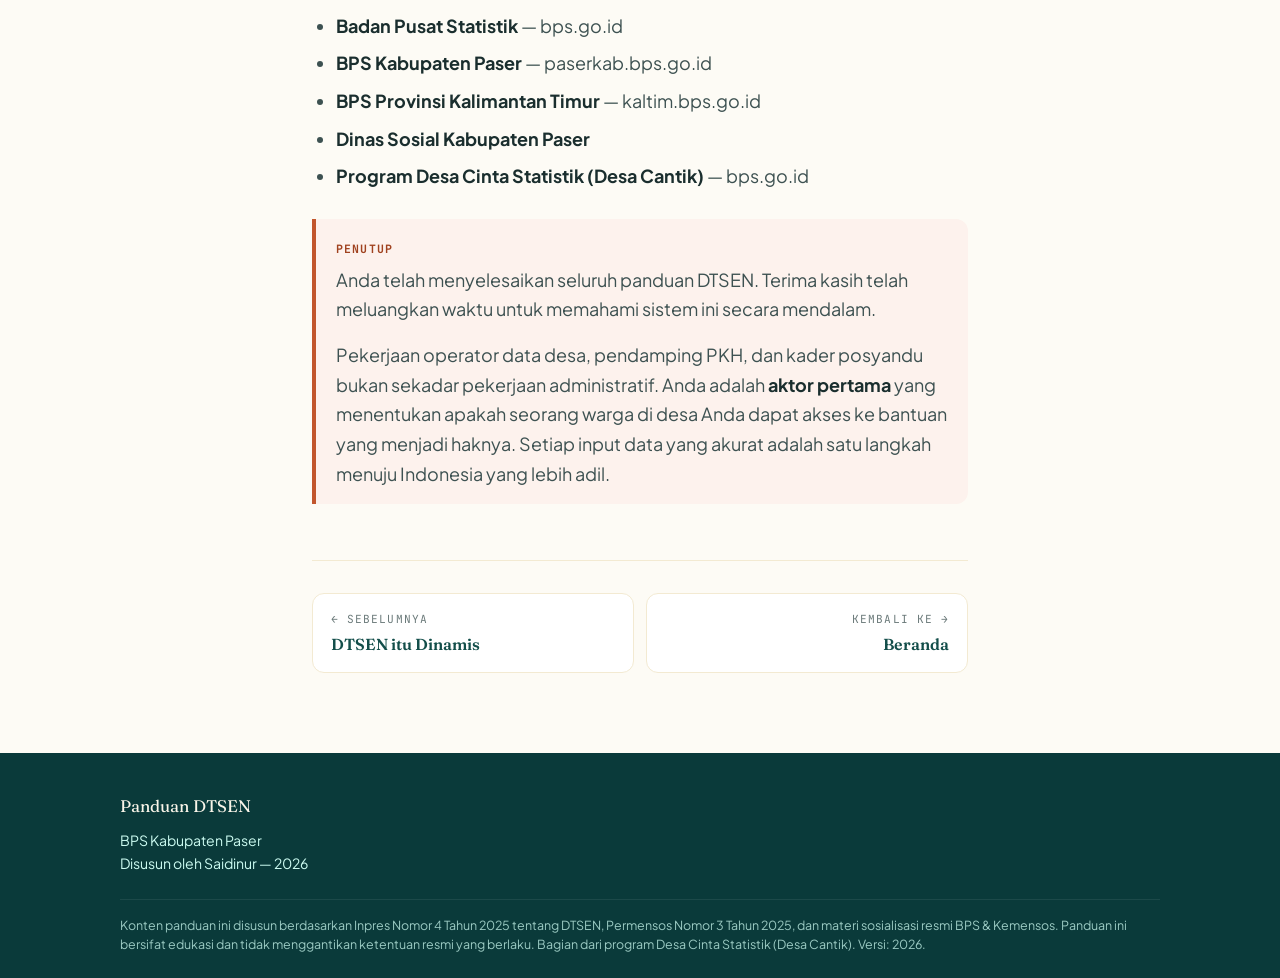
<file: tanya-jawab.html>
<!DOCTYPE html>
<html lang="id">
<head>
  <meta charset="UTF-8">
  <meta name="viewport" content="width=device-width, initial-scale=1.0">
  <title>Tanya-Jawab &amp; Glosarium — Panduan DTSEN</title>
  <meta name="description" content="Pertanyaan-pertanyaan yang sering ditanyakan tentang DTSEN, dan glosarium istilah teknis yang dijelaskan dengan bahasa sederhana.">
  <link rel="preconnect" href="https://fonts.googleapis.com">
  <link rel="preconnect" href="https://fonts.gstatic.com" crossorigin>
  <link href="https://fonts.googleapis.com/css2?family=Fraunces:ital,opsz,wght@0,9..144,400..700;1,9..144,400..700&family=Plus+Jakarta+Sans:wght@400;500;600;700&family=JetBrains+Mono:wght@400;600&display=swap" rel="stylesheet">
  <link rel="stylesheet" href="assets/css/styles.css">
</head>
<body>
  <header class="site-header">
    <div class="site-header__inner">
      <a href="index.html" class="site-header__brand">
        <span class="site-header__logo" aria-label="Logo BPS"><img src="assets/img/logo-bps.png" alt="Logo Badan Pusat Statistik"></span>
        <div>
          <div class="site-header__title">Panduan DTSEN</div>
          <div class="site-header__subtitle">Untuk Desa</div>
        </div>
      </a>
      <button class="menu-toggle" aria-label="Buka menu" aria-expanded="false">
        <span class="menu-toggle__icon"><span></span></span>
        Menu
      </button>
    </div>
  </header>

  <div class="site-nav__overlay" aria-hidden="true"></div>
  <nav class="site-nav" aria-label="Navigasi utama">
    <ul class="site-nav__list">
      <li class="site-nav__item"><a href="index.html" class="site-nav__link"><span class="site-nav__num">00</span>Beranda</a></li>
      <li class="site-nav__item"><a href="dtsen.html" class="site-nav__link"><span class="site-nav__num">01</span>DTSEN dalam 5 Menit</a></li>
      <li class="site-nav__item"><a href="desil.html" class="site-nav__link"><span class="site-nav__num">02</span>Memahami Desil</a></li>
      <li class="site-nav__item"><a href="kemiskinan.html" class="site-nav__link"><span class="site-nav__num">03</span>Indikator Kemiskinan</a></li>
      <li class="site-nav__item"><a href="stunting.html" class="site-nav__link"><span class="site-nav__num">04</span>Kemiskinan &amp; Stunting</a></li>
      <li class="site-nav__item"><a href="musdes.html" class="site-nav__link"><span class="site-nav__num">05</span>Panduan Musdes</a></li>
      <li class="site-nav__item"><a href="pemanfaatan.html" class="site-nav__link"><span class="site-nav__num">06</span>Pemanfaatan di Desa</a></li>
      <li class="site-nav__item"><a href="dinamis.html" class="site-nav__link"><span class="site-nav__num">07</span>DTSEN itu Dinamis</a></li>
      <li class="site-nav__item"><a href="tanya-jawab.html" class="site-nav__link is-active"><span class="site-nav__num">08</span>Tanya-Jawab &amp; Glosarium</a></li>
    </ul>
  </nav>

  <section class="page-hero">
    <div class="container">
      <div class="page-hero__inner">
        <div class="page-hero__eyebrow">Bagian 08</div>
        <h1>Tanya-Jawab &amp; Glosarium</h1>
        <p class="page-hero__lead">Rujukan cepat untuk pertanyaan yang sering muncul di lapangan, dan istilah teknis yang sering bikin bingung. Bagian ini cocok dibuka kembali kapanpun Anda butuh klarifikasi cepat.</p>
        <div class="page-hero__meta">
          <span class="page-hero__meta-item">Rujukan cepat</span>
          <span class="page-hero__meta-item">15 pertanyaan</span>
          <span class="page-hero__meta-item">31 istilah</span>
        </div>
      </div>
    </div>
  </section>

  <main>
    <div class="container">
      <div class="prose">

        <h2 id="tanya-jawab">Pertanyaan yang sering ditanyakan</h2>
        <p>Berikut pertanyaan-pertanyaan yang sering muncul dari operator desa, kader, dan warga. Klik pada masing-masing pertanyaan untuk melihat jawabannya.</p>

        <div class="faq">

          <details>
            <summary>1. Apa beda DTSEN dengan DTKS?</summary>
            <div class="faq__answer">
              <p>DTKS hanya mendata keluarga rentan/miskin, sedangkan DTSEN mencakup seluruh penduduk Indonesia. DTKS dikelola Kemensos sendirian, sementara DTSEN dikelola bersama oleh BPS (untuk validasi lapangan) dan Kemensos (untuk penetapan resmi). DTSEN juga memakai sistem desil 1 sampai 10, sedangkan DTKS hanya membagi miskin/tidak miskin.</p>
            </div>
          </details>

          <details>
            <summary>2. Apakah satu keluarga punya desil nasional, provinsi, dan kabupaten yang berbeda-beda?</summary>
            <div class="faq__answer">
              <p>Tidak. Desil dalam DTSEN dihitung <strong>sekali secara nasional</strong>. Setiap keluarga punya satu angka desil (1&ndash;10) berdasarkan perbandingan dengan seluruh penduduk Indonesia. Angka itu tidak berubah meski dilihat dari pusat, provinsi, maupun kabupaten. Yang bisa berbeda per wilayah adalah <strong>cara data ditampilkan dan disaring</strong> &mdash; pemerintah daerah atau desa yang punya akses dapat menyaring "tampilkan keluarga desil 1&ndash;5 di desa kami", tetapi angka desilnya tetap peringkat nasional.</p>
            </div>
          </details>

          <details>
            <summary>3. Bagaimana cara warga mengecek status DTSEN-nya?</summary>
            <div class="faq__answer">
              <p>Ada tiga cara. Pertama, melalui website resmi cekbansos.kemensos.go.id. Kedua, mengunduh aplikasi Cek Bansos di Play Store. Ketiga, datang ke kantor desa dan minta bantuan operator data desa untuk mengakses sistem SIKS-NG. Yang dibutuhkan untuk pengecekan adalah NIK dan nama sesuai KTP.</p>
            </div>
          </details>

          <details>
            <summary>4. Saya merasa desil saya tidak sesuai kondisi nyata. Apa yang bisa saya lakukan?</summary>
            <div class="faq__answer">
              <p>Anda dapat mengajukan sanggah melalui aplikasi Cek Bansos atau datang ke kantor desa. Operator desa akan membantu memproses pengajuan sanggah. Setelah pengajuan, akan ada verifikasi langsung oleh pendamping sosial. Proses ini biasanya memakan waktu 1 sampai 3 bulan.</p>
            </div>
          </details>

          <details>
            <summary>5. Apakah orang yang punya motor pasti tidak miskin?</summary>
            <div class="faq__answer">
              <p>Tidak pasti. Kepemilikan motor dipertimbangkan sebagai aset, tetapi konteks penggunaannya juga penting. Motor lama yang dipakai untuk bekerja sebagai ojek atau kurir berbeda dengan motor baru sebagai gaya hidup. Sistem DTSEN melihat banyak indikator sekaligus, bukan satu indikator saja. Yang menentukan akhir adalah kombinasi seluruh kondisi keluarga.</p>
            </div>
          </details>

          <details>
            <summary>6. Bagaimana kalau ada keluarga yang sangat miskin tetapi tidak mau didata?</summary>
            <div class="faq__answer">
              <p>Ini situasi sensitif. Pendekatan terbaik adalah melalui tokoh masyarakat atau kerabat dekat keluarga tersebut. Jelaskan bahwa data DTSEN bersifat rahasia dan hanya digunakan untuk penyaluran bantuan. Tanpa data, mereka tidak akan menerima bantuan apapun. Jika tetap menolak, dokumentasikan upaya yang sudah dilakukan dan laporkan ke pendamping sosial kabupaten.</p>
            </div>
          </details>

          <details>
            <summary>7. Kalau pengeluaran keluarga di atas garis kemiskinan, apakah otomatis tidak bisa masuk DTSEN?</summary>
            <div class="faq__answer">
              <p>Tidak. DTSEN mencakup seluruh penduduk, bukan hanya yang di bawah garis kemiskinan. Yang membedakan adalah desilnya. Keluarga dengan pengeluaran sedikit di atas garis kemiskinan biasanya masuk desil 3 atau 4 (rentan miskin) dan masih bisa menjadi sasaran beberapa program.</p>
            </div>
          </details>

          <details>
            <summary>8. Apa hubungan e-PPGBM dengan DTSEN?</summary>
            <div class="faq__answer">
              <p>Keduanya sistem yang berbeda tetapi saling melengkapi. e-PPGBM mencatat status gizi balita (diisi oleh kader posyandu), sedangkan DTSEN mencatat kondisi sosial-ekonomi keluarga (diisi oleh operator desa). Idealnya keduanya saling rujuk &mdash; anak yang stunting di e-PPGBM seharusnya keluarganya juga teridentifikasi di DTSEN dengan desil rendah.</p>
            </div>
          </details>

          <details>
            <summary>9. Berapa lama data DTSEN diperbarui?</summary>
            <div class="faq__answer">
              <p>DTSEN diperbarui dalam <strong>empat versi setiap tahun</strong> &mdash; hasilnya disampaikan pada minggu ke-4 Januari, April, Juli, dan Oktober. Selain itu, <strong>usulan pembaruan dibuka setiap hari</strong> dengan batas (cutoff) pada tanggal 11 setiap bulan. Jadi perangkat desa tidak perlu menunggu lama untuk mengajukan koreksi data warga. Penjelasan lengkap ada di bagian "DTSEN itu Dinamis".</p>
            </div>
          </details>

          <details>
            <summary>10. Apakah DTSEN bisa membaca data orang yang baru pindah ke desa kami?</summary>
            <div class="faq__answer">
              <p>DTSEN divalidasi dengan data kependudukan Dukcapil. Kalau warga baru sudah memindahkan KK ke desa Anda, sistem akan menyesuaikan pada pemutakhiran berikutnya. Kalau belum, dorong warga untuk segera mengurus perpindahan administrasi ke Dukcapil &mdash; karena DTSEN mengikuti NIK dan Kartu Keluarga, data yang belum dipindah akan tetap tercatat di alamat lama.</p>
            </div>
          </details>

          <details>
            <summary>11. Apa yang harus dilakukan kalau menemukan data yang sangat tidak sesuai?</summary>
            <div class="faq__answer">
              <p>Catat ketidaksesuaian tersebut dengan rinci: NIK, nama, kondisi nyata, dan kondisi yang tertulis di sistem. Bawa temuan ini ke musdes berikutnya untuk diputuskan secara kolektif. Jika musdes menyetujui, ajukan sanggah formal melalui mekanisme resmi. Jangan mengubah data sendiri tanpa keputusan musdes.</p>
            </div>
          </details>

          <details>
            <summary>12. Apakah penerima PKH otomatis ada di DTSEN?</summary>
            <div class="faq__answer">
              <p>Ya. Semua penerima PKH wajib masuk DTSEN, karena DTSEN adalah sumber rujukan untuk penyaluran PKH. Kalau ada penerima PKH yang ternyata tidak ada di DTSEN, itu indikasi data perlu diperbarui.</p>
            </div>
          </details>

          <details>
            <summary>13. Operator desa atau agen statistik apakah bisa melihat seluruh data DTSEN warga desanya?</summary>
            <div class="faq__answer">
              <p>Operator desa dan agen statistik memiliki akses terbatas ke sistem SIKS-NG sesuai dengan kewenangannya. Akses ini hanya untuk keperluan administrasi DTSEN, bukan untuk dipublikasikan atau digunakan di luar konteks. Kerahasiaan data warga adalah tanggung jawab perangkat desa, operator, dan agen statistik. Pelanggaran kerahasiaan dapat berkonsekuensi hukum.</p>
            </div>
          </details>

          <details>
            <summary>14. Bagaimana kalau ada warga yang menawarkan uang agar dimasukkan ke DTSEN?</summary>
            <div class="faq__answer">
              <p>Tolak dengan tegas dan laporkan kepada Inspektorat Daerah atau pendamping sosial kabupaten. Menerima imbalan untuk memanipulasi data DTSEN adalah pelanggaran serius yang dapat berakibat sanksi pidana, sanksi administratif, dan kerugian negara. Operator desa wajib menjaga integritas data.</p>
            </div>
          </details>

          <details>
            <summary>15. Saya operator baru. Dari mana sebaiknya saya mulai belajar DTSEN?</summary>
            <div class="faq__answer">
              <p>Mulailah dari bagian "DTSEN dalam 5 Menit" di panduan ini, lalu lanjut ke "Memahami Desil". Setelah itu, hubungi pendamping PKH di wilayah Anda untuk mendapatkan pendampingan praktis. Ikuti juga sosialisasi resmi dari Dinas Sosial Kabupaten dan BPS bila ada. Kemensos secara berkala juga mengadakan pelatihan operator yang dapat Anda ikuti.</p>
            </div>
          </details>

        </div>

        <h2 id="glosarium" style="margin-top: 4rem;">Glosarium</h2>
        <p>Daftar istilah teknis yang sering muncul dalam pembahasan DTSEN, kemiskinan, dan stunting.</p>

        <ul class="glossary">

          <li>
            <span class="glossary__term">BPS</span>
            <div class="glossary__def">Badan Pusat Statistik. Lembaga pemerintah yang bertanggung jawab atas data statistik nasional, termasuk validasi lapangan (ground check) DTSEN.</div>
          </li>

          <li>
            <span class="glossary__term">BPNT</span>
            <div class="glossary__def">Bantuan Pangan Non Tunai. Bantuan dalam bentuk uang elektronik yang digunakan untuk membeli kebutuhan pangan di toko mitra. Penerimanya merujuk pada DTSEN.</div>
          </li>

          <li>
            <span class="glossary__term">Desil</span>
            <div class="glossary__def">Pembagian masyarakat menjadi 10 kelompok berdasarkan tingkat kesejahteraan. Desil 1 = 10% paling miskin, desil 10 = 10% paling mampu.</div>
          </li>

          <li>
            <span class="glossary__term">DTKS</span>
            <div class="glossary__def">Data Terpadu Kesejahteraan Sosial. Sistem data lama yang hanya mencakup keluarga rentan/miskin. Sudah digantikan oleh DTSEN sejak 2025.</div>
          </li>

          <li>
            <span class="glossary__term">DTSEN</span>
            <div class="glossary__def">Data Tunggal Sosial Ekonomi Nasional. Data resmi pemerintah yang mencakup seluruh penduduk Indonesia, menjadi rujukan tunggal untuk semua program bantuan sosial.</div>
          </li>

          <li>
            <span class="glossary__term">Dukcapil</span>
            <div class="glossary__def">Direktorat Jenderal Kependudukan dan Pencatatan Sipil. Mengelola data kependudukan (KTP, KK, akta kelahiran) yang menjadi salah satu fondasi DTSEN.</div>
          </li>

          <li>
            <span class="glossary__term">e-PPGBM</span>
            <div class="glossary__def">Elektronik Pencatatan dan Pelaporan Gizi Berbasis Masyarakat. Sistem pencatatan status gizi balita yang dikelola Dinas Kesehatan dan diisi kader posyandu.</div>
          </li>

          <li>
            <span class="glossary__term">Garis Kemiskinan (GK)</span>
            <div class="glossary__def">Jumlah pengeluaran minimum yang dibutuhkan seseorang untuk memenuhi kebutuhan dasar makanan dan non-makanan. Berbeda di setiap daerah dan diperbarui setiap semester oleh BPS.</div>
          </li>

          <li>
            <span class="glossary__term">Ground Check</span>
            <div class="glossary__def">Verifikasi langsung di lapangan oleh petugas BPS untuk memastikan kesesuaian data DTSEN dengan kondisi nyata keluarga.</div>
          </li>

          <li>
            <span class="glossary__term">IKM</span>
            <div class="glossary__def">Indeks Kemiskinan Multidimensi. Pengukuran kemiskinan yang mempertimbangkan tiga dimensi: kesehatan, pendidikan, dan standar hidup &mdash; bukan hanya pendapatan.</div>
          </li>

          <li>
            <span class="glossary__term">Inpres 4/2025</span>
            <div class="glossary__def">Instruksi Presiden Nomor 4 Tahun 2025 tentang DTSEN. Dasar hukum utama berlakunya DTSEN, ditandatangani Presiden pada 5 Februari 2025.</div>
          </li>

          <li>
            <span class="glossary__term">Kemiskinan Ekstrem</span>
            <div class="glossary__def">Kondisi keluarga dengan pengeluaran kurang dari sekitar Rp 12.000 per orang per hari (PPP USD 2,15). Menjadi prioritas utama berbagai program bantuan.</div>
          </li>

          <li>
            <span class="glossary__term">Musdes</span>
            <div class="glossary__def">Musyawarah Desa. Forum tempat data hasil verifikasi pendamping PKH dibahas, divalidasi, dan diputuskan secara kolektif oleh perangkat desa, BPD, dan tokoh masyarakat.</div>
          </li>

          <li>
            <span class="glossary__term">P3KE</span>
            <div class="glossary__def">Pensasaran Percepatan Penghapusan Kemiskinan Ekstrem. Program identifikasi keluarga miskin ekstrem yang menjadi salah satu fondasi DTSEN.</div>
          </li>

          <li>
            <span class="glossary__term">PBI</span>
            <div class="glossary__def">Penerima Bantuan Iuran. Status BPJS Kesehatan yang iurannya ditanggung pemerintah, biasanya untuk warga yang masuk DTSEN dengan desil rendah.</div>
          </li>

          <li>
            <span class="glossary__term">Operator Data Desa / Agen Statistik</span>
            <div class="glossary__def">Aktor di tingkat desa yang ditugaskan mengelola data sosial-ekonomi warga, termasuk DTSEN. Dalam program Desa Cinta Statistik (Desa Cantik) BPS, agen statistik desa menjadi salah satu mitra utama untuk pembinaan tata kelola data desa.</div>
          </li>

          <li>
            <span class="glossary__term">Desa Cantik (Desa Cinta Statistik)</span>
            <div class="glossary__def">Program pembinaan BPS untuk perangkat desa dalam pengelolaan dan pemanfaatan data statistik. Diluncurkan sejak 2021, hingga 2026 telah mencakup ribuan desa di seluruh Indonesia, termasuk di Kabupaten Paser.</div>
          </li>

          <li>
            <span class="glossary__term">Pendamping PKH</span>
            <div class="glossary__def">Petugas yang ditugaskan Kemensos untuk mendampingi penerima PKH di tingkat lapangan. Berperan sebagai verifikator awal dalam alur DTSEN.</div>
          </li>

          <li>
            <span class="glossary__term">PKH</span>
            <div class="glossary__def">Program Keluarga Harapan. Bantuan sosial bersyarat untuk keluarga miskin dengan komponen ibu hamil, balita, anak sekolah, lansia, atau penyandang disabilitas.</div>
          </li>

          <li>
            <span class="glossary__term">Regsosek</span>
            <div class="glossary__def">Registrasi Sosial Ekonomi. Pendataan sosial ekonomi seluruh penduduk yang dilakukan BPS, menjadi salah satu sumber data utama DTSEN.</div>
          </li>

          <li>
            <span class="glossary__term">Rentan Miskin</span>
            <div class="glossary__def">Keluarga dengan pengeluaran sedikit di atas garis kemiskinan (sekitar 1 sampai 1,5 kali GK). Tidak miskin secara teknis tetapi sangat rentan jatuh ke kemiskinan jika ada guncangan.</div>
          </li>

<li>
            <span class="glossary__term">By Name By Address</span>
            <div class="glossary__def">Data yang mencantumkan nama dan alamat individu/keluarga secara spesifik. Data DTSEN <em>by name by address</em> bersifat rahasia dan dilindungi Undang-Undang; hanya pihak berwenang yang dapat mengaksesnya.</div>
          </li>

          <li>
            <span class="glossary__term">Cek Bansos</span>
            <div class="glossary__def">Aplikasi resmi Kementerian Sosial (tersedia di Play Store) yang memungkinkan masyarakat memeriksa status bantuan sosial dan mengajukan usul-sanggah secara mandiri.</div>
          </li>

          <li>
            <span class="glossary__term">Command Center 171</span>
            <div class="glossary__def">Kanal pengaduan Kementerian Sosial yang dapat dihubungi di nomor 171 untuk melaporkan masalah terkait bantuan sosial dan data DTSEN.</div>
          </li>

          <li>
            <span class="glossary__term">Ground Check (GC)</span>
            <div class="glossary__def">Verifikasi langsung di lapangan oleh BPS bersama Kemensos (dibantu pendamping PKH) untuk memastikan kesesuaian data DTSEN dengan kondisi nyata. Menjadi salah satu sumber rutin pemutakhiran DTSEN.</div>
          </li>

          <li>
            <span class="glossary__term">SPTJM</span>
            <div class="glossary__def">Surat Pertanggungjawaban Mutlak. Dokumen yang menyatakan tanggung jawab atas kebenaran usulan data yang disampaikan, disusun sebagai bagian dari proses musyawarah desa/kelurahan.</div>
          </li>

          <li>
            <span class="glossary__term">SIKS-NG</span>
            <div class="glossary__def">Sistem Informasi Kesejahteraan Sosial Next Generation. Aplikasi yang digunakan operator desa untuk mengelola data kesejahteraan sosial.</div>
          </li>

          <li>
            <span class="glossary__term">SSGI</span>
            <div class="glossary__def">Survei Status Gizi Indonesia. Survei berbasis sampel yang mengukur prevalensi stunting dan masalah gizi lainnya. Dirilis Kementerian Kesehatan.</div>
          </li>

          <li>
            <span class="glossary__term">Stunting</span>
            <div class="glossary__def">Kondisi gagal tumbuh kronis pada anak akibat kekurangan gizi yang berlangsung lama, terutama dalam 1000 hari pertama kehidupan. Tidak dapat sepenuhnya disembuhkan setelah usia kritis terlewati.</div>
          </li>

          <li>
            <span class="glossary__term">Usul &amp; Sanggah</span>
            <div class="glossary__def">Mekanisme partisipasi warga dalam DTSEN. Usul = mengajukan agar seseorang dimasukkan ke DTSEN. Sanggah = mengoreksi data yang dianggap tidak sesuai. Diajukan melalui aplikasi Cek Bansos atau perangkat desa.</div>
          </li>

          <li>
            <span class="glossary__term">1000 HPK</span>
            <div class="glossary__def">1000 Hari Pertama Kehidupan. Periode dari konsepsi sampai anak berusia dua tahun &mdash; jendela peluang krusial untuk pencegahan stunting.</div>
          </li>

        </ul>

        <h2 id="rujukan" style="margin-top: 3rem;">Rujukan dan Sumber Resmi</h2>
        <p>Untuk informasi yang lebih lengkap dan otoritatif, rujuk pada sumber-sumber berikut:</p>

        <ul>
          <li><strong>Kementerian Sosial RI</strong> &mdash; kemensos.go.id</li>
          <li><strong>Cek Bansos</strong> &mdash; cekbansos.kemensos.go.id</li>
          <li><strong>Badan Pusat Statistik</strong> &mdash; bps.go.id</li>
          <li><strong>BPS Kabupaten Paser</strong> &mdash; paserkab.bps.go.id</li>
          <li><strong>BPS Provinsi Kalimantan Timur</strong> &mdash; kaltim.bps.go.id</li>
          <li><strong>Dinas Sosial Kabupaten Paser</strong></li>
          <li><strong>Program Desa Cinta Statistik (Desa Cantik)</strong> &mdash; bps.go.id</li>
        </ul>

        <div class="callout callout--important">
          <span class="callout__label">Penutup</span>
          <p>Anda telah menyelesaikan seluruh panduan DTSEN. Terima kasih telah meluangkan waktu untuk memahami sistem ini secara mendalam.</p>
          <p style="margin-bottom: 0;">Pekerjaan operator data desa, pendamping PKH, dan kader posyandu bukan sekadar pekerjaan administratif. Anda adalah <strong>aktor pertama</strong> yang menentukan apakah seorang warga di desa Anda dapat akses ke bantuan yang menjadi haknya. Setiap input data yang akurat adalah satu langkah menuju Indonesia yang lebih adil.</p>
        </div>

        <nav class="page-nav" aria-label="Navigasi halaman">
          <a href="dinamis.html" class="page-nav__link">
            <span class="page-nav__direction">&larr; Sebelumnya</span>
            <span class="page-nav__title">DTSEN itu Dinamis</span>
          </a>
          <a href="index.html" class="page-nav__link page-nav__link--next">
            <span class="page-nav__direction">Kembali ke &rarr;</span>
            <span class="page-nav__title">Beranda</span>
          </a>
        </nav>
      </div>
    </div>
  </main>

  <footer class="site-footer">
    <div class="site-footer__inner">
      <div class="site-footer__credit">Panduan DTSEN</div>
      <div class="site-footer__org">BPS Kabupaten Paser<br>Disusun oleh Saidinur &mdash; 2026</div>
      <div class="site-footer__disclaimer">Konten panduan ini disusun berdasarkan Inpres Nomor 4 Tahun 2025 tentang DTSEN, Permensos Nomor 3 Tahun 2025, dan materi sosialisasi resmi BPS &amp; Kemensos. Panduan ini bersifat edukasi dan tidak menggantikan ketentuan resmi yang berlaku. Bagian dari program Desa Cinta Statistik (Desa Cantik). Versi: 2026.</div>
    </div>
  </footer>
  <script src="assets/js/main.js"></script>
</body>
</html>
</file>
<file: assets/css/styles.css>
/* ============================================
   Panduan DTSEN — Stylesheet
   Palet: Hijau toska + cream | Mobile-first
   ============================================ */

/* --- CSS Variables --- */
:root {
  /* Warna utama */
  --teal-900: #0a3a3a;
  --teal-800: #134e4a;
  --teal-700: #0f766e;
  --teal-600: #0d9488;
  --teal-500: #14b8a6;
  --teal-100: #ccfbf1;
  --teal-50: #f0fdfa;

  /* Cream & netral */
  --cream-50: #fdfbf5;
  --cream-100: #faf5e9;
  --cream-200: #f3ead2;
  --cream-300: #e8d9b0;

  /* Aksen & teks */
  --ink: #1a2e2e;
  --ink-soft: #3d5151;
  --ink-mute: #6b7a7a;
  --terracotta: #c2562d;
  --gold: #c89933;
  --gold-soft: #e6c068;

  /* Sistem */
  --shadow-sm: 0 1px 2px rgba(15, 118, 110, 0.06);
  --shadow-md: 0 4px 12px rgba(15, 118, 110, 0.08);
  --shadow-lg: 0 12px 32px rgba(15, 118, 110, 0.12);
  --radius-sm: 6px;
  --radius-md: 12px;
  --radius-lg: 20px;

  /* Tipografi */
  --font-display: 'Fraunces', 'Lora', Georgia, serif;
  --font-body: 'Plus Jakarta Sans', 'Source Sans 3', system-ui, sans-serif;
  --font-mono: 'JetBrains Mono', 'Courier New', monospace;
}

/* --- Reset --- */
*, *::before, *::after { box-sizing: border-box; margin: 0; padding: 0; }
html { scroll-behavior: smooth; -webkit-text-size-adjust: 100%; }

body {
  font-family: var(--font-body);
  font-size: 17px;
  line-height: 1.65;
  color: var(--ink);
  background: var(--cream-50);
  min-height: 100vh;
  -webkit-font-smoothing: antialiased;
  text-rendering: optimizeLegibility;
}

img { max-width: 100%; display: block; }
a { color: var(--teal-700); text-decoration-thickness: 1.5px; text-underline-offset: 3px; }
a:hover { color: var(--teal-800); }

/* --- Typography --- */
h1, h2, h3, h4 {
  font-family: var(--font-display);
  font-weight: 600;
  letter-spacing: -0.02em;
  line-height: 1.2;
  color: var(--teal-900);
}
h1 { font-size: clamp(1.9rem, 5vw, 2.75rem); margin-bottom: 0.5rem; }
h2 { font-size: clamp(1.4rem, 3.5vw, 1.875rem); margin: 2.5rem 0 1rem; }
h3 { font-size: clamp(1.15rem, 2.5vw, 1.35rem); margin: 1.75rem 0 0.75rem; color: var(--teal-800); }
h4 { font-size: 1.05rem; margin: 1.25rem 0 0.5rem; font-weight: 700; color: var(--teal-800); }

p { margin-bottom: 1rem; }
strong { color: var(--teal-900); font-weight: 700; }

/* --- Layout dasar --- */
.container {
  max-width: 720px;
  margin: 0 auto;
  padding: 0 1.25rem;
}

/* --- Header --- */
.site-header {
  background: var(--teal-900);
  color: var(--cream-100);
  border-bottom: 3px solid var(--gold);
  position: sticky;
  top: 0;
  z-index: 100;
  box-shadow: var(--shadow-md);
}

.site-header__inner {
  max-width: 1080px;
  margin: 0 auto;
  padding: 0.75rem 1.25rem;
  display: flex;
  align-items: center;
  justify-content: space-between;
  gap: 1rem;
}

.site-header__brand {
  display: flex;
  align-items: center;
  gap: 0.625rem;
  text-decoration: none;
  color: var(--cream-100);
  flex-shrink: 0;
}

.site-header__logo {
  width: 42px;
  height: 42px;
  background: #ffffff;
  display: grid;
  place-items: center;
  border-radius: 50%;
  flex-shrink: 0;
  padding: 4px;
  box-shadow: 0 0 0 2px var(--gold);
}

.site-header__logo img {
  width: 100%;
  height: 100%;
  object-fit: contain;
  display: block;
}

.site-header__title {
  font-family: var(--font-display);
  font-size: 1.05rem;
  line-height: 1.1;
  font-weight: 600;
  letter-spacing: -0.01em;
}

.site-header__subtitle {
  font-size: 0.7rem;
  letter-spacing: 0.05em;
  text-transform: uppercase;
  color: var(--teal-100);
  font-weight: 500;
}

/* Menu toggle */
.menu-toggle {
  background: transparent;
  border: 1.5px solid var(--teal-100);
  color: var(--cream-100);
  padding: 0.45rem 0.7rem;
  border-radius: var(--radius-sm);
  cursor: pointer;
  font-size: 0.85rem;
  font-family: var(--font-body);
  font-weight: 500;
  display: flex;
  align-items: center;
  gap: 0.4rem;
  transition: all 0.15s;
}
.menu-toggle:hover { background: var(--teal-800); }
.menu-toggle__icon {
  display: inline-block;
  width: 18px;
  height: 14px;
  position: relative;
}
.menu-toggle__icon::before,
.menu-toggle__icon::after,
.menu-toggle__icon span {
  content: '';
  position: absolute;
  left: 0;
  width: 100%;
  height: 2px;
  background: var(--cream-100);
  border-radius: 2px;
}
.menu-toggle__icon::before { top: 0; }
.menu-toggle__icon span { top: 6px; }
.menu-toggle__icon::after { bottom: 0; }

/* Drawer navigation */
.site-nav {
  position: fixed;
  top: 0;
  right: -100%;
  width: min(85%, 320px);
  height: 100vh;
  background: var(--cream-50);
  box-shadow: -8px 0 32px rgba(0,0,0,0.15);
  padding: 5rem 1.5rem 2rem;
  overflow-y: auto;
  transition: right 0.3s cubic-bezier(0.4, 0, 0.2, 1);
  z-index: 99;
}
.site-nav.is-open { right: 0; }

.site-nav__overlay {
  position: fixed;
  inset: 0;
  background: rgba(10, 58, 58, 0.5);
  opacity: 0;
  pointer-events: none;
  transition: opacity 0.3s;
  z-index: 98;
}
.site-nav__overlay.is-open { opacity: 1; pointer-events: auto; }

.site-nav__list { list-style: none; }
.site-nav__item { border-bottom: 1px solid var(--cream-200); }
.site-nav__link {
  display: flex;
  align-items: baseline;
  gap: 0.75rem;
  padding: 0.95rem 0.5rem;
  text-decoration: none;
  color: var(--ink);
  font-size: 0.97rem;
  font-weight: 500;
  transition: color 0.15s;
}
.site-nav__link:hover { color: var(--teal-700); }
.site-nav__link.is-active { color: var(--teal-700); font-weight: 700; }
.site-nav__num {
  font-family: var(--font-display);
  font-size: 0.8rem;
  color: var(--terracotta);
  font-weight: 700;
  font-style: italic;
  width: 22px;
  flex-shrink: 0;
}

/* --- Hero / Page Header --- */
.page-hero {
  background: linear-gradient(180deg, var(--cream-100) 0%, var(--cream-50) 100%);
  padding: 2.5rem 0 2rem;
  position: relative;
  overflow: hidden;
  border-bottom: 1px solid var(--cream-200);
}

.page-hero::before {
  content: '';
  position: absolute;
  top: -50%;
  right: -20%;
  width: 60%;
  height: 200%;
  background: radial-gradient(ellipse, var(--teal-100) 0%, transparent 60%);
  opacity: 0.4;
  pointer-events: none;
}

.page-hero__inner { position: relative; z-index: 1; }

.page-hero__eyebrow {
  display: inline-flex;
  align-items: center;
  gap: 0.5rem;
  font-family: var(--font-mono);
  font-size: 0.72rem;
  letter-spacing: 0.12em;
  text-transform: uppercase;
  color: var(--terracotta);
  font-weight: 600;
  margin-bottom: 1rem;
}
.page-hero__eyebrow::before {
  content: '';
  width: 24px;
  height: 1.5px;
  background: var(--terracotta);
}

.page-hero__lead {
  font-size: 1.1rem;
  color: var(--ink-soft);
  margin-top: 1rem;
  max-width: 60ch;
}

.page-hero__meta {
  display: flex;
  gap: 1.25rem;
  margin-top: 1.5rem;
  font-size: 0.82rem;
  color: var(--ink-mute);
  flex-wrap: wrap;
}
.page-hero__meta-item {
  display: flex;
  align-items: center;
  gap: 0.4rem;
}
.page-hero__meta-item::before {
  content: '';
  width: 6px;
  height: 6px;
  border-radius: 50%;
  background: var(--teal-500);
}

/* --- Main content --- */
main { padding: 2.5rem 0 4rem; }

.prose p { color: var(--ink-soft); }
.prose p strong { color: var(--ink); }
.prose ul, .prose ol { margin: 1rem 0 1.25rem 1.5rem; }
.prose li { margin-bottom: 0.5rem; color: var(--ink-soft); }
.prose li strong { color: var(--ink); }

/* --- Custom Cards --- */
.callout {
  background: var(--cream-100);
  border-left: 4px solid var(--teal-600);
  padding: 1.25rem 1.25rem 1rem;
  margin: 1.75rem 0;
  border-radius: 0 var(--radius-md) var(--radius-md) 0;
  position: relative;
}
.callout__label {
  font-family: var(--font-mono);
  font-size: 0.72rem;
  letter-spacing: 0.1em;
  text-transform: uppercase;
  color: var(--teal-700);
  font-weight: 700;
  margin-bottom: 0.4rem;
  display: block;
}
.callout--warning {
  background: #fef9e7;
  border-left-color: var(--gold);
}
.callout--warning .callout__label { color: #8a6d10; }
.callout--important {
  background: #fdf2ed;
  border-left-color: var(--terracotta);
}
.callout--important .callout__label { color: #a0421f; }

/* --- Step / Numbered Cards --- */
.step-card {
  display: flex;
  gap: 1rem;
  padding: 1.25rem;
  background: white;
  border: 1px solid var(--cream-200);
  border-radius: var(--radius-md);
  margin-bottom: 1rem;
  box-shadow: var(--shadow-sm);
  transition: transform 0.2s, box-shadow 0.2s;
}
.step-card:hover { transform: translateY(-2px); box-shadow: var(--shadow-md); }
.step-card__num {
  font-family: var(--font-display);
  font-size: 1.75rem;
  font-weight: 700;
  color: var(--teal-600);
  font-style: italic;
  line-height: 1;
  flex-shrink: 0;
  width: 2.5rem;
}
.step-card__body h4 { margin-top: 0; color: var(--teal-900); }
.step-card__body p { margin-bottom: 0; font-size: 0.95rem; color: var(--ink-soft); }

/* --- Comparison Table --- */
.compare {
  width: 100%;
  border-collapse: collapse;
  margin: 1.5rem 0;
  font-size: 0.92rem;
  background: white;
  border-radius: var(--radius-md);
  overflow: hidden;
  box-shadow: var(--shadow-sm);
  border: 1px solid var(--cream-200);
}
.compare th {
  background: var(--teal-700);
  color: var(--cream-100);
  padding: 0.85rem 0.9rem;
  text-align: left;
  font-family: var(--font-display);
  font-weight: 600;
  font-size: 0.95rem;
}
.compare td {
  padding: 0.8rem 0.9rem;
  border-top: 1px solid var(--cream-200);
  color: var(--ink-soft);
  vertical-align: top;
}
.compare tr:nth-child(even) td { background: var(--cream-50); }

/* --- Case Study Box --- */
.case-study {
  background: var(--teal-900);
  color: var(--cream-100);
  padding: 1.75rem 1.5rem;
  border-radius: var(--radius-lg);
  margin: 2rem 0;
  position: relative;
  overflow: hidden;
}
.case-study::before {
  content: '"';
  position: absolute;
  top: -2rem;
  right: 1rem;
  font-family: var(--font-display);
  font-size: 8rem;
  color: var(--gold);
  opacity: 0.15;
  font-style: italic;
  line-height: 1;
  pointer-events: none;
  z-index: 0;
}
.case-study__label {
  font-family: var(--font-mono);
  font-size: 0.7rem;
  letter-spacing: 0.15em;
  text-transform: uppercase;
  color: var(--gold-soft);
  margin-bottom: 0.75rem;
  font-weight: 700;
  position: relative;
  z-index: 1;
}
.case-study h3 {
  color: var(--cream-100);
  font-size: 1.2rem;
  margin: 0.5rem 0 1rem;
  position: relative;
  z-index: 1;
}
.case-study p {
  color: var(--cream-200);
  font-size: 0.95rem;
  margin-bottom: 0.75rem;
  position: relative;
  z-index: 1;
}
.case-study p:last-child { margin-bottom: 0; }
.prose .case-study p strong,
.prose .case-study strong,
.case-study strong {
  color: #ffffff;
  font-weight: 700;
}
.case-study em {
  color: var(--gold-soft, #d4a847);
  font-style: italic;
  font-weight: 500;
}

/* --- Page Navigation Footer --- */
.page-nav {
  display: grid;
  grid-template-columns: 1fr 1fr;
  gap: 0.75rem;
  margin-top: 3.5rem;
  padding-top: 2rem;
  border-top: 1px solid var(--cream-200);
}
.page-nav__link {
  display: flex;
  flex-direction: column;
  padding: 1rem 1.1rem;
  background: white;
  border: 1px solid var(--cream-200);
  border-radius: var(--radius-md);
  text-decoration: none;
  transition: all 0.2s;
  min-height: 80px;
}
.page-nav__link:hover {
  border-color: var(--teal-500);
  box-shadow: var(--shadow-sm);
  transform: translateY(-2px);
}
.page-nav__link--next { text-align: right; align-items: flex-end; }
.page-nav__direction {
  font-family: var(--font-mono);
  font-size: 0.7rem;
  letter-spacing: 0.1em;
  text-transform: uppercase;
  color: var(--ink-mute);
  margin-bottom: 0.3rem;
}
.page-nav__title {
  font-family: var(--font-display);
  font-size: 1rem;
  color: var(--teal-800);
  font-weight: 600;
  line-height: 1.3;
}
.page-nav__placeholder {
  visibility: hidden;
}

/* --- Footer --- */
.site-footer {
  background: var(--teal-900);
  color: var(--cream-200);
  padding: 2.5rem 0 1.5rem;
  font-size: 0.88rem;
}
.site-footer__inner {
  max-width: 1080px;
  margin: 0 auto;
  padding: 0 1.25rem;
}
.site-footer__credit {
  font-family: var(--font-display);
  font-size: 1.05rem;
  color: var(--cream-100);
  margin-bottom: 0.5rem;
}
.site-footer__org {
  color: var(--teal-100);
  margin-bottom: 1.25rem;
}
.site-footer__disclaimer {
  font-size: 0.78rem;
  color: var(--teal-100);
  opacity: 0.75;
  border-top: 1px solid rgba(255,255,255,0.1);
  padding-top: 1rem;
  margin-top: 1.5rem;
  line-height: 1.5;
}

/* --- Beranda khusus --- */
.home-hero {
  padding: 3rem 0 2.5rem;
}
.home-hero__title {
  font-size: clamp(2rem, 6vw, 3.25rem);
  line-height: 1.1;
  margin-bottom: 1rem;
}
.home-hero__title em {
  color: var(--terracotta);
  font-style: italic;
  font-weight: 500;
}

.home-cards {
  display: grid;
  gap: 0.875rem;
  margin: 2rem 0;
}
.home-card {
  display: flex;
  align-items: flex-start;
  gap: 1rem;
  padding: 1.25rem 1.1rem;
  background: white;
  border: 1px solid var(--cream-200);
  border-radius: var(--radius-md);
  text-decoration: none;
  transition: all 0.2s ease;
  box-shadow: var(--shadow-sm);
}
.home-card:hover {
  transform: translateY(-3px);
  border-color: var(--teal-500);
  box-shadow: var(--shadow-md);
}
.home-card__num {
  font-family: var(--font-display);
  font-style: italic;
  font-size: 1.5rem;
  font-weight: 700;
  color: var(--teal-600);
  width: 2rem;
  flex-shrink: 0;
  line-height: 1;
}
.home-card__body { flex: 1; }
.home-card__title {
  font-family: var(--font-display);
  font-size: 1.1rem;
  font-weight: 600;
  color: var(--teal-900);
  margin-bottom: 0.2rem;
}
.home-card__desc {
  font-size: 0.88rem;
  color: var(--ink-soft);
  line-height: 1.5;
}
.home-card__time {
  font-family: var(--font-mono);
  font-size: 0.7rem;
  color: var(--ink-mute);
  letter-spacing: 0.05em;
  margin-top: 0.4rem;
}

/* --- Stat blocks --- */
.stat-row {
  display: grid;
  grid-template-columns: repeat(2, 1fr);
  gap: 0.75rem;
  margin: 1.5rem 0;
}
.stat {
  background: white;
  border: 1px solid var(--cream-200);
  border-radius: var(--radius-md);
  padding: 1rem 1rem;
}
.stat__value {
  font-family: var(--font-display);
  font-size: 1.75rem;
  font-weight: 700;
  color: var(--teal-700);
  line-height: 1;
  font-style: italic;
}
.stat__label {
  font-size: 0.78rem;
  color: var(--ink-mute);
  margin-top: 0.4rem;
  line-height: 1.4;
}

/* --- Decile visual --- */
.decile-bar {
  display: flex;
  margin: 1.5rem 0 0.5rem;
  border-radius: 8px;
  overflow: hidden;
  box-shadow: var(--shadow-sm);
  height: 42px;
}
.decile-bar__cell {
  flex: 1;
  display: grid;
  place-items: center;
  font-family: var(--font-display);
  font-weight: 700;
  font-size: 0.9rem;
  color: white;
  font-style: italic;
}
.decile-bar__legend {
  display: flex;
  justify-content: space-between;
  font-family: var(--font-mono);
  font-size: 0.7rem;
  color: var(--ink-mute);
  letter-spacing: 0.05em;
  text-transform: uppercase;
  margin-bottom: 1.5rem;
}

/* --- Checklist --- */
.checklist {
  list-style: none;
  margin-left: 0 !important;
}
.checklist li {
  display: flex;
  align-items: flex-start;
  gap: 0.75rem;
  padding: 0.7rem 0;
  border-bottom: 1px dashed var(--cream-300);
}
.checklist li::before {
  content: '';
  display: inline-block;
  width: 18px;
  height: 18px;
  border: 2px solid var(--teal-600);
  border-radius: 4px;
  flex-shrink: 0;
  margin-top: 3px;
}

/* --- FAQ --- */
.faq details {
  background: white;
  border: 1px solid var(--cream-200);
  border-radius: var(--radius-md);
  padding: 0;
  margin-bottom: 0.6rem;
  overflow: hidden;
  box-shadow: var(--shadow-sm);
}
.faq summary {
  padding: 0.95rem 1.1rem;
  cursor: pointer;
  font-weight: 600;
  color: var(--teal-900);
  font-family: var(--font-display);
  font-size: 1rem;
  list-style: none;
  display: flex;
  justify-content: space-between;
  align-items: center;
  gap: 1rem;
}
.faq summary::-webkit-details-marker { display: none; }
.faq summary::after {
  content: '+';
  font-size: 1.4rem;
  color: var(--teal-600);
  transition: transform 0.2s;
  flex-shrink: 0;
}
.faq details[open] summary::after { transform: rotate(45deg); }
.faq details[open] summary { border-bottom: 1px solid var(--cream-200); }
.faq__answer {
  padding: 1rem 1.1rem;
  color: var(--ink-soft);
  font-size: 0.95rem;
  line-height: 1.65;
}
.faq__answer p { margin-bottom: 0.75rem; }
.faq__answer p:last-child { margin-bottom: 0; }

/* --- Glossary --- */
.glossary {
  list-style: none;
  margin-left: 0 !important;
}
.glossary > li {
  padding: 1rem 0;
  border-bottom: 1px solid var(--cream-200);
}
.glossary > li::before { display: none; }
.glossary__term {
  font-family: var(--font-display);
  font-weight: 700;
  color: var(--teal-800);
  font-size: 1.05rem;
  display: block;
  margin-bottom: 0.3rem;
}
.glossary__def {
  font-size: 0.95rem;
  color: var(--ink-soft);
}

/* --- Tablet & Up --- */
@media (min-width: 768px) {
  body { font-size: 18px; }
  .container { padding: 0 2rem; }
  .stat-row { grid-template-columns: repeat(4, 1fr); }
  .home-card { padding: 1.5rem 1.5rem; }
  .home-card__title { font-size: 1.2rem; }
  .home-card__desc { font-size: 0.95rem; }
  .site-header__title { font-size: 1.15rem; }
  .page-hero { padding: 3.5rem 0 2.75rem; }
  main { padding: 3.5rem 0 5rem; }
}

/* --- Print Style --- */
@media print {
  .site-header, .site-nav, .site-nav__overlay, .menu-toggle, .page-nav, .site-footer { display: none !important; }
  body { background: white; font-size: 11pt; color: black; }
  .container { max-width: none; padding: 0; }
  .page-hero { padding: 0; background: white; border: none; }
  .page-hero::before { display: none; }
  h1, h2, h3, h4 { color: black; page-break-after: avoid; }
  .step-card, .home-card, .compare, .callout { page-break-inside: avoid; box-shadow: none; }
  .case-study { background: white; color: black; border: 2px solid black; }
  .case-study h3, .case-study p, .case-study strong { color: black; }
  a { color: black; text-decoration: underline; }
}

/* --- Reduced motion --- */
@media (prefers-reduced-motion: reduce) {
  *, *::before, *::after {
    animation-duration: 0.01ms !important;
    transition-duration: 0.01ms !important;
  }
}
</file>
